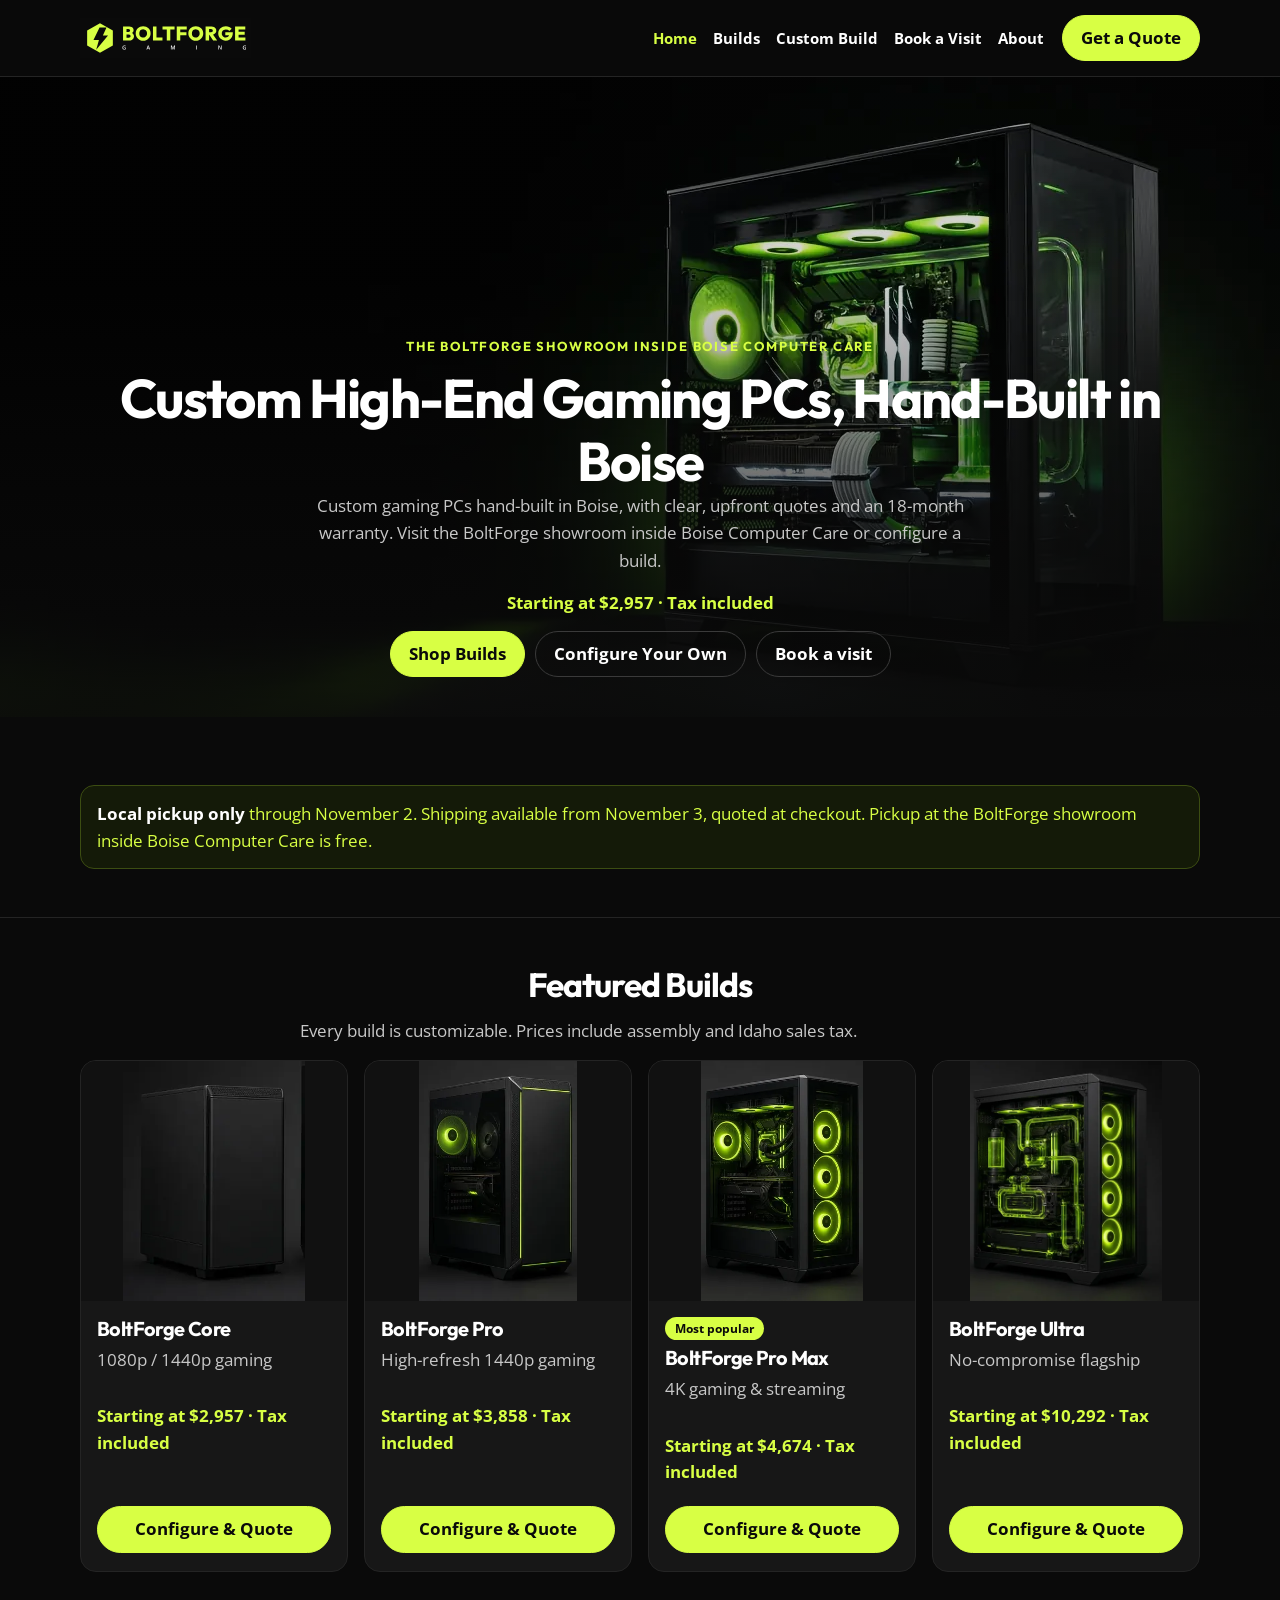
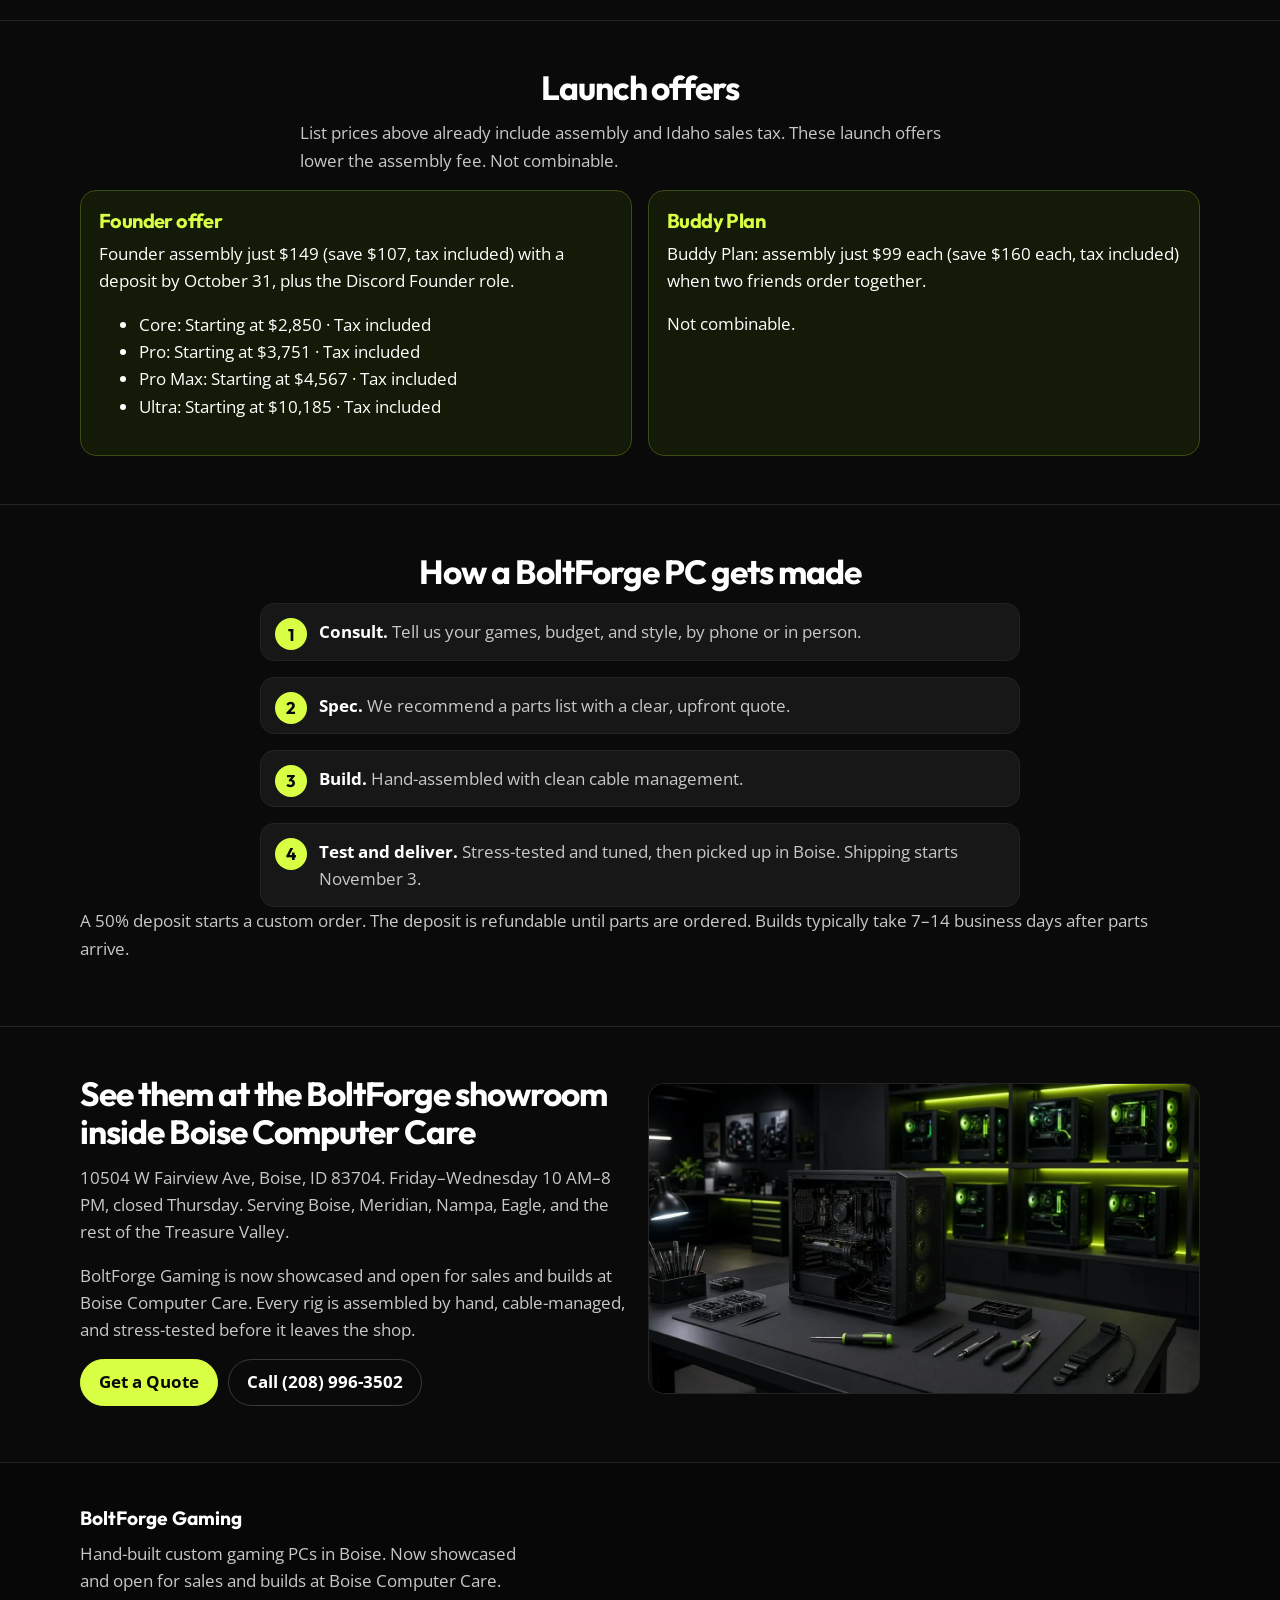
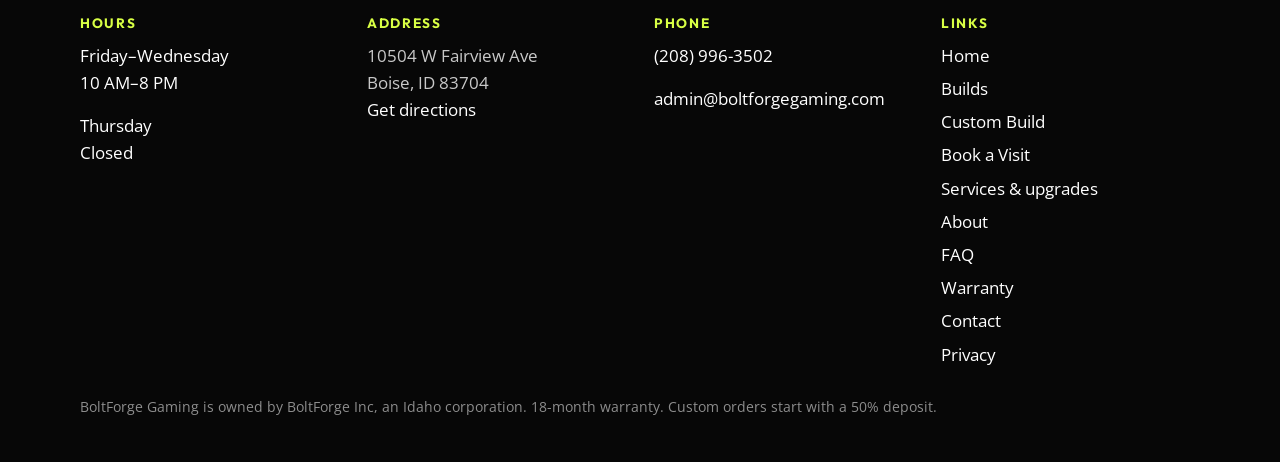
<file: docs/index.html>
<!DOCTYPE html>
<html lang="en">
<head>
<meta charset="utf-8">
<meta name="viewport" content="width=device-width, initial-scale=1">
<meta name="robots" content="noindex">
<title>Custom Gaming PC Boise | BoltForge Gaming</title>
<meta name="description" content="Custom gaming PCs hand-built in Boise starting at $2,957, tax included, with clear, upfront quotes and an 18-month warranty. Visit the BoltForge showroom inside Boise Computer Care or get a quote.">
<link rel="canonical" href="https://www.boltforgegaming.com/">
<meta property="og:title" content="BoltForge Gaming: Custom Gaming PCs Built in Boise">
<meta property="og:description" content="Custom gaming PCs hand-built in Boise starting at $2,957, tax included, with clear, upfront quotes and an 18-month warranty. Visit the BoltForge showroom inside Boise Computer Care or get a quote.">
<meta property="og:url" content="https://www.boltforgegaming.com/">
<meta property="og:type" content="website">
<meta property="og:image" content="https://boltforgegaming.github.io/boltforge-media/img/hero.webp">
<meta name="theme-color" content="#0A0A0A">
<link rel="icon" href="img/favicon.svg" type="image/svg+xml">
<link rel="icon" href="img/favicon-32.png" type="image/png" sizes="32x32">
<link rel="icon" href="img/favicon-16.png" type="image/png" sizes="16x16">
<link rel="apple-touch-icon" href="img/favicon-180.png">
<link rel="preconnect" href="https://fonts.googleapis.com">
<link rel="preconnect" href="https://fonts.gstatic.com" crossorigin>
<link href="https://fonts.googleapis.com/css2?family=Open+Sans:wght@400;600;700&amp;family=Outfit:wght@600;700&amp;display=swap" rel="stylesheet">
<link rel="stylesheet" href="css/site.css">
<script type="application/ld+json">
{
  "@context": "https://schema.org",
  "@type": [
    "ComputerStore",
    "LocalBusiness"
  ],
  "@id": "https://www.boltforgegaming.com/#store",
  "name": "BoltForge Gaming",
  "description": "BoltForge Gaming designs and hand-builds custom high-end gaming PCs in Boise, Idaho, starting at $2,957, tax included, with clear, upfront quotes and an 18-month warranty. Shop online or visit the BoltForge showroom inside Boise Computer Care.",
  "url": "https://www.boltforgegaming.com/",
  "logo": "https://boltforgegaming.github.io/boltforge-media/img/icon-lime-on-dark.png",
  "image": [
    "https://boltforgegaming.github.io/boltforge-media/img/showroom.webp",
    "https://boltforgegaming.github.io/boltforge-media/img/hero.webp",
    "https://boltforgegaming.github.io/boltforge-media/img/lineup.webp"
  ],
  "telephone": "+1-208-996-3502",
  "email": "admin@boltforgegaming.com",
  "address": {
    "@type": "PostalAddress",
    "streetAddress": "10504 W Fairview Ave",
    "addressLocality": "Boise",
    "addressRegion": "ID",
    "postalCode": "83704",
    "addressCountry": "US"
  },
  "geo": {
    "@type": "GeoCoordinates",
    "latitude": 43.6201264,
    "longitude": -116.3130941
  },
  "hasMap": "https://www.google.com/maps/search/?api=1&query=10504+W+Fairview+Ave+Boise+ID+83704",
  "openingHoursSpecification": [
    {
      "@type": "OpeningHoursSpecification",
      "dayOfWeek": [
        "Friday",
        "Saturday",
        "Sunday",
        "Monday",
        "Tuesday",
        "Wednesday"
      ],
      "opens": "10:00",
      "closes": "20:00"
    }
  ],
  "priceRange": "$$$",
  "areaServed": [
    {
      "@type": "City",
      "name": "Boise",
      "containedInPlace": {
        "@type": "State",
        "name": "Idaho"
      }
    },
    {
      "@type": "City",
      "name": "Meridian",
      "containedInPlace": {
        "@type": "State",
        "name": "Idaho"
      }
    },
    {
      "@type": "City",
      "name": "Nampa",
      "containedInPlace": {
        "@type": "State",
        "name": "Idaho"
      }
    },
    {
      "@type": "City",
      "name": "Eagle",
      "containedInPlace": {
        "@type": "State",
        "name": "Idaho"
      }
    },
    {
      "@type": "City",
      "name": "Caldwell",
      "containedInPlace": {
        "@type": "State",
        "name": "Idaho"
      }
    },
    {
      "@type": "City",
      "name": "Kuna",
      "containedInPlace": {
        "@type": "State",
        "name": "Idaho"
      }
    },
    {
      "@type": "City",
      "name": "Star",
      "containedInPlace": {
        "@type": "State",
        "name": "Idaho"
      }
    },
    {
      "@type": "City",
      "name": "Garden City",
      "containedInPlace": {
        "@type": "State",
        "name": "Idaho"
      }
    },
    {
      "@type": "Place",
      "name": "Treasure Valley, Idaho"
    },
    {
      "@type": "State",
      "name": "Idaho"
    }
  ],
  "hasOfferCatalog": {
    "@type": "OfferCatalog",
    "name": "Custom Gaming PCs & Services",
    "itemListElement": [
      {
        "@type": "OfferCatalog",
        "name": "Featured Builds",
        "itemListElement": [
          {
            "@type": "Offer",
            "priceSpecification": {
              "@type": "PriceSpecification",
              "minPrice": 2957,
              "priceCurrency": "USD",
              "valueAddedTaxIncluded": true
            },
            "itemOffered": {
              "@type": "Product",
              "name": "BoltForge Core",
              "description": "Entry 1080p / 1440p gaming PC. Customizable."
            }
          },
          {
            "@type": "Offer",
            "priceSpecification": {
              "@type": "PriceSpecification",
              "minPrice": 3858,
              "priceCurrency": "USD",
              "valueAddedTaxIncluded": true
            },
            "itemOffered": {
              "@type": "Product",
              "name": "BoltForge Pro",
              "description": "High-refresh 1440p gaming PC. Customizable."
            }
          },
          {
            "@type": "Offer",
            "priceSpecification": {
              "@type": "PriceSpecification",
              "minPrice": 4674,
              "priceCurrency": "USD",
              "valueAddedTaxIncluded": true
            },
            "itemOffered": {
              "@type": "Product",
              "name": "BoltForge Pro Max",
              "description": "4K gaming & streaming PC. Customizable."
            }
          },
          {
            "@type": "Offer",
            "priceSpecification": {
              "@type": "PriceSpecification",
              "minPrice": 10292,
              "priceCurrency": "USD",
              "valueAddedTaxIncluded": true
            },
            "itemOffered": {
              "@type": "Product",
              "name": "BoltForge Ultra",
              "description": "No-compromise flagship gaming PC. Customizable."
            }
          }
        ]
      },
      {
        "@type": "Offer",
        "itemOffered": {
          "@type": "Service",
          "name": "Custom Gaming PC Build",
          "description": "Consult, spec, hand-build and stress-test a custom gaming PC. Starting at $2,957, tax included, with clear, upfront quotes and an 18-month warranty."
        }
      },
      {
        "@type": "Offer",
        "itemOffered": {
          "@type": "Service",
          "name": "Gaming Tower Builds"
        }
      },
      {
        "@type": "Offer",
        "itemOffered": {
          "@type": "Service",
          "name": "Small Form Factor PC Builds"
        }
      },
      {
        "@type": "Offer",
        "itemOffered": {
          "@type": "Service",
          "name": "Streaming & Creator PC Builds"
        }
      },
      {
        "@type": "Offer",
        "itemOffered": {
          "@type": "Service",
          "name": "PC Upgrades & Service"
        }
      },
      {
        "@type": "Offer",
        "itemOffered": {
          "@type": "Service",
          "name": "In-Store Build Consultation",
          "description": "Talk through games, budget and style with a builder at the BoltForge showroom inside Boise Computer Care."
        }
      }
    ]
  },
  "sameAs": []
}
</script>
<script type="application/ld+json">
{
  "@context": "https://schema.org",
  "@type": "WebSite",
  "@id": "https://www.boltforgegaming.com/#website",
  "name": "BoltForge Gaming",
  "url": "https://www.boltforgegaming.com/",
  "publisher": {
    "@id": "https://www.boltforgegaming.com/#store"
  },
  "inLanguage": "en-US"
}
</script>
</head>
<body>
<header class="site-header">
  <div class="wrap nav">
    <a class="logo" href="index.html"><img src="img/logo.svg" alt="BoltForge Gaming" width="171" height="40"></a>
    <button class="nav-toggle" type="button" aria-expanded="false" aria-controls="site-nav" aria-label="Open menu"><span class="nav-toggle-bars" aria-hidden="true"></span></button>
    <nav class="nav-links" id="site-nav" aria-label="Primary">
      <a href="index.html" aria-current="page">Home</a><a href="builds.html">Builds</a><a href="custom-build.html">Custom Build</a><a href="book.html">Book a Visit</a><a href="about.html">About</a>
    </nav>
    <a class="btn nav-cta" href="about.html">Get a Quote</a>
  </div>
</header>
<main id="content">
<section class="hero">
  <img src="img/hero.webp" alt="White gaming PC with lime accents on a desk in the BoltForge showroom inside Boise Computer Care" width="1280" height="720" fetchpriority="high">
  <div class="scrim"></div>
  <div class="wrap">
    <p class="kicker">The BoltForge showroom inside Boise Computer Care</p>
    <h1>Custom High-End Gaming PCs, Hand-Built in Boise</h1>
    <p class="lede">Custom gaming PCs hand-built in Boise, with clear, upfront quotes and an 18-month warranty. Visit the BoltForge showroom inside Boise Computer Care or configure a build.</p>
    <p class="price center">Starting at $2,957 · Tax included</p>
    <div class="actions">
      <a class="btn" href="builds.html">Shop Builds</a>
      <a class="btn ghost" href="custom-build.html">Configure Your Own</a>
      <a class="btn ghost" href="book.html">Book a visit</a>
    </div>
  </div>
</section>
<section class="band">
  <div class="wrap">
    <p class="notice"><strong>Local pickup only</strong> through November 2. Shipping available from November 3, quoted at checkout. Pickup at the BoltForge showroom inside Boise Computer Care is free.</p>
  </div>
</section>
<section class="band" id="builds">
  <div class="wrap">
    <h2 class="center">Featured Builds</h2>
    <p class="lede">Every build is customizable. Prices include assembly and Idaho sales tax.</p>
    <div class="grid-4">
      <article class="card">
  <img class="tier-photo" src="img/tier-core.webp" alt="White BoltForge Core gaming PC with lime accents" width="272" height="360" loading="lazy">
  <div class="body">
    
    <h3>BoltForge Core</h3>
    <p class="muted">1080p / 1440p gaming</p>
    <p class="price">Starting at $2,957 · Tax included</p>
    <a class="btn" href="custom-build.html">Configure &amp; Quote</a>
  </div>
</article>
<article class="card">
  <img class="tier-photo" src="img/tier-pro.webp" alt="Black BoltForge Pro gaming PC" width="278" height="420" loading="lazy">
  <div class="body">
    
    <h3>BoltForge Pro</h3>
    <p class="muted">High-refresh 1440p gaming</p>
    <p class="price">Starting at $3,858 · Tax included</p>
    <a class="btn" href="custom-build.html">Configure &amp; Quote</a>
  </div>
</article>
<article class="card">
  <img class="tier-photo" src="img/tier-pro-max.webp" alt="BoltForge Pro Max gaming PC with a glass side panel" width="302" height="450" loading="lazy">
  <div class="body">
    <span class="tag">Most popular</span>
    <h3>BoltForge Pro Max</h3>
    <p class="muted">4K gaming &amp; streaming</p>
    <p class="price">Starting at $4,674 · Tax included</p>
    <a class="btn" href="custom-build.html">Configure &amp; Quote</a>
  </div>
</article>
<article class="card">
  <img class="tier-photo" src="img/tier-ultra.webp" alt="BoltForge Ultra gaming PC in a curved glass case" width="422" height="530" loading="lazy">
  <div class="body">
    
    <h3>BoltForge Ultra</h3>
    <p class="muted">No-compromise flagship</p>
    <p class="price">Starting at $10,292 · Tax included</p>
    <a class="btn" href="custom-build.html">Configure &amp; Quote</a>
  </div>
</article>
    </div>
  </div>
</section>
<section class="band">
  <div class="wrap">
    <h2 class="center">Launch offers</h2>
    <p class="lede">List prices above already include assembly and Idaho sales tax. These launch offers lower the assembly fee. Not combinable.</p>
    <div class="offer-grid">
  <article class="offer">
    <h3>Founder offer</h3>
    <p>Founder assembly just $149 (save $107, tax included) with a deposit by October 31, plus the Discord Founder role.</p>
    <ul>
      <li>Core: Starting at $2,850 · Tax included</li>
<li>Pro: Starting at $3,751 · Tax included</li>
<li>Pro Max: Starting at $4,567 · Tax included</li>
<li>Ultra: Starting at $10,185 · Tax included</li>
    </ul>
  </article>
  <article class="offer">
    <h3>Buddy Plan</h3>
    <p>Buddy Plan: assembly just $99 each (save $160 each, tax included) when two friends order together.</p>
    <p>Not combinable.</p>
  </article>
</div>
  </div>
</section>
<section class="band">
  <div class="wrap">
    <h2 class="center">How a BoltForge PC gets made</h2>
    <ol class="steps">
      <li><strong>Consult.</strong> Tell us your games, budget, and style, by phone or in person.</li>
      <li><strong>Spec.</strong> We recommend a parts list with a clear, upfront quote.</li>
      <li><strong>Build.</strong> Hand-assembled with clean cable management.</li>
      <li><strong>Test and deliver.</strong> Stress-tested and tuned, then picked up in Boise. Shipping starts November 3.</li>
    </ol>
    <p class="muted">A 50% deposit starts a custom order. The deposit is refundable until parts are ordered. Builds typically take 7–14 business days after parts arrive.</p>
  </div>
</section>
<section class="band">
  <div class="wrap grid-2">
    <div>
      <h2>See them at the BoltForge showroom inside Boise Computer Care</h2>
      <p class="muted">10504 W Fairview Ave, Boise, ID 83704. Friday–Wednesday 10 AM–8 PM, closed Thursday. Serving Boise, Meridian, Nampa, Eagle, and the rest of the Treasure Valley.</p>
      <p class="muted">BoltForge Gaming is now showcased and open for sales and builds at Boise Computer Care. Every rig is assembled by hand, cable-managed, and stress-tested before it leaves the shop.</p>
      <div class="actions left">
        <a class="btn" href="about.html">Get a Quote</a>
        <a class="btn ghost" href="tel:+12089963502">Call (208) 996-3502</a>
      </div>
    </div>
    <img class="wide-photo" src="img/showroom.webp" alt="The BoltForge showroom inside Boise Computer Care with gaming PCs on a long display counter" width="1280" height="720" loading="lazy">
  </div>
</section>
</main>
<footer class="site-footer">
  <div class="wrap">
    <p class="footer-brand"><strong>BoltForge Gaming</strong> Hand-built custom gaming PCs in Boise. Now showcased and open for sales and builds at Boise Computer Care.</p>
    <div class="footer-grid">
      <div>
        <h2>Hours</h2>
        <p>Friday–Wednesday<br>10 AM–8 PM</p>
        <p>Thursday<br>Closed</p>
      </div>
      <div>
        <h2>Address</h2>
        <address>10504 W Fairview Ave<br>Boise, ID 83704</address>
        <p><a href="https://www.google.com/maps/search/?api=1&amp;query=10504+W+Fairview+Ave+Boise+ID+83704">Get directions</a></p>
      </div>
      <div>
        <h2>Phone</h2>
        <p><a href="tel:+12089963502">(208) 996-3502</a></p>
        <p><a href="mailto:admin@boltforgegaming.com">admin@boltforgegaming.com</a></p>
      </div>
      <div>
        <h2>Links</h2>
        <ul>
          <li><a href="index.html">Home</a></li>
          <li><a href="builds.html">Builds</a></li>
          <li><a href="custom-build.html">Custom Build</a></li>
          <li><a href="book.html">Book a Visit</a></li>
          <li><a href="book.html">Services &amp; upgrades</a></li>
          <li><a href="about.html">About</a></li>
          <li><a href="about.html">FAQ</a></li>
          <li><a href="about.html">Warranty</a></li>
          <li><a href="about.html">Contact</a></li>
          <li><a href="about.html">Privacy</a></li>
        </ul>
      </div>
    </div>
    <p class="footer-fine">BoltForge Gaming is owned by BoltForge Inc, an Idaho corporation. 18-month warranty. Custom orders start with a 50% deposit.</p>
  </div>
</footer>
<script src="js/embeds.js" defer></script>
</body>
</html>
</file>
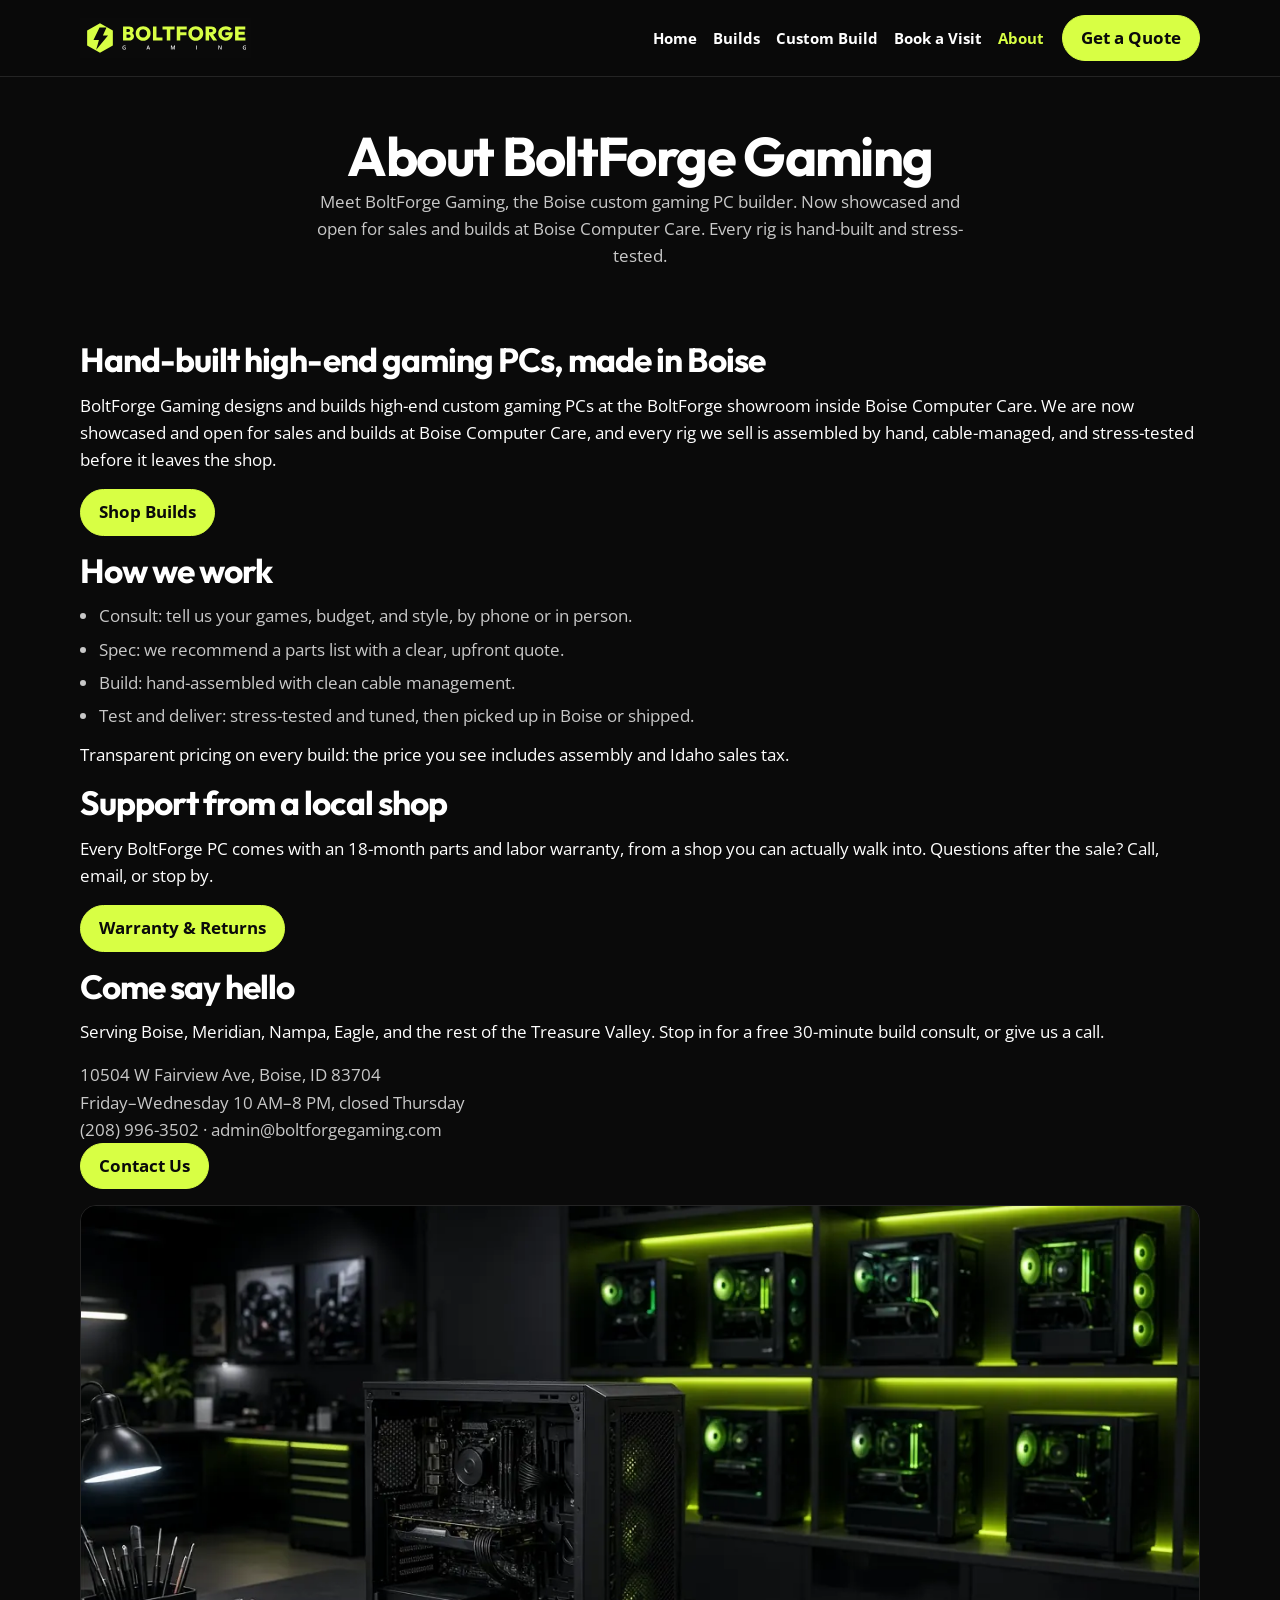
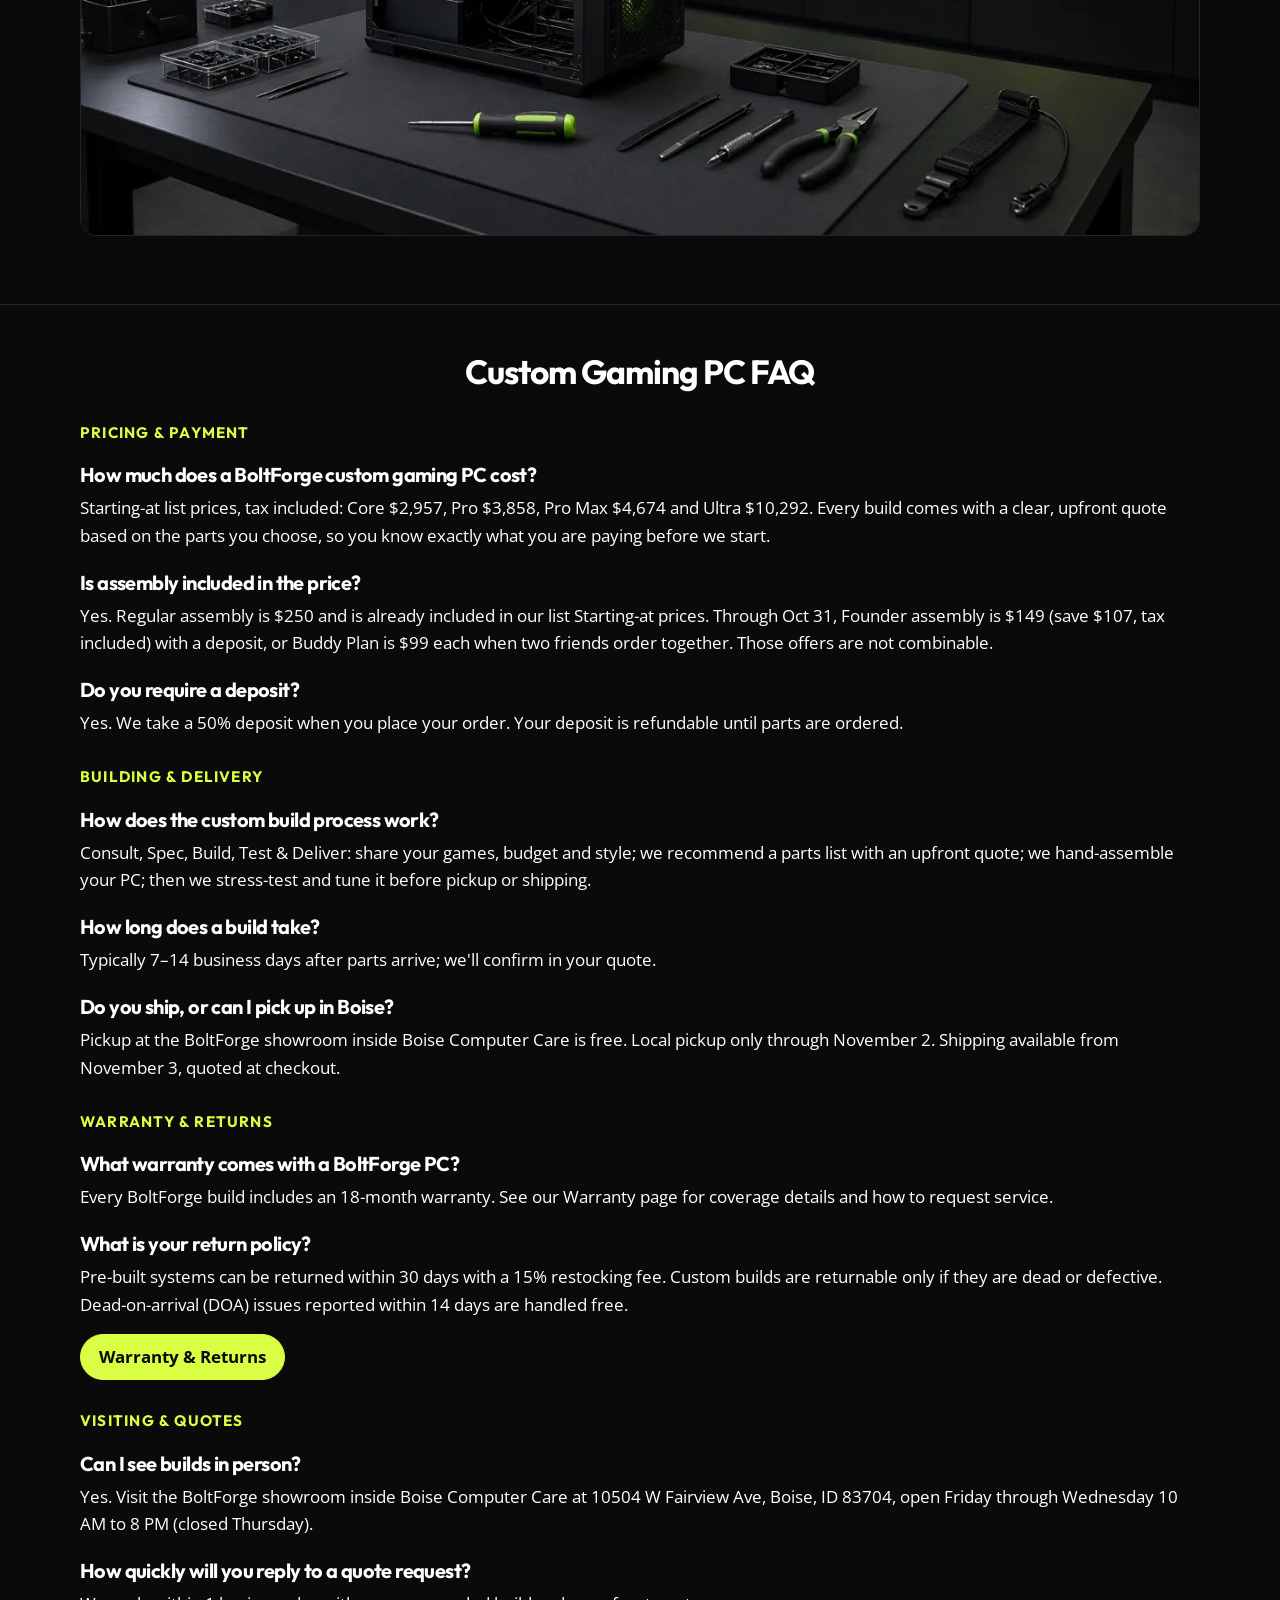
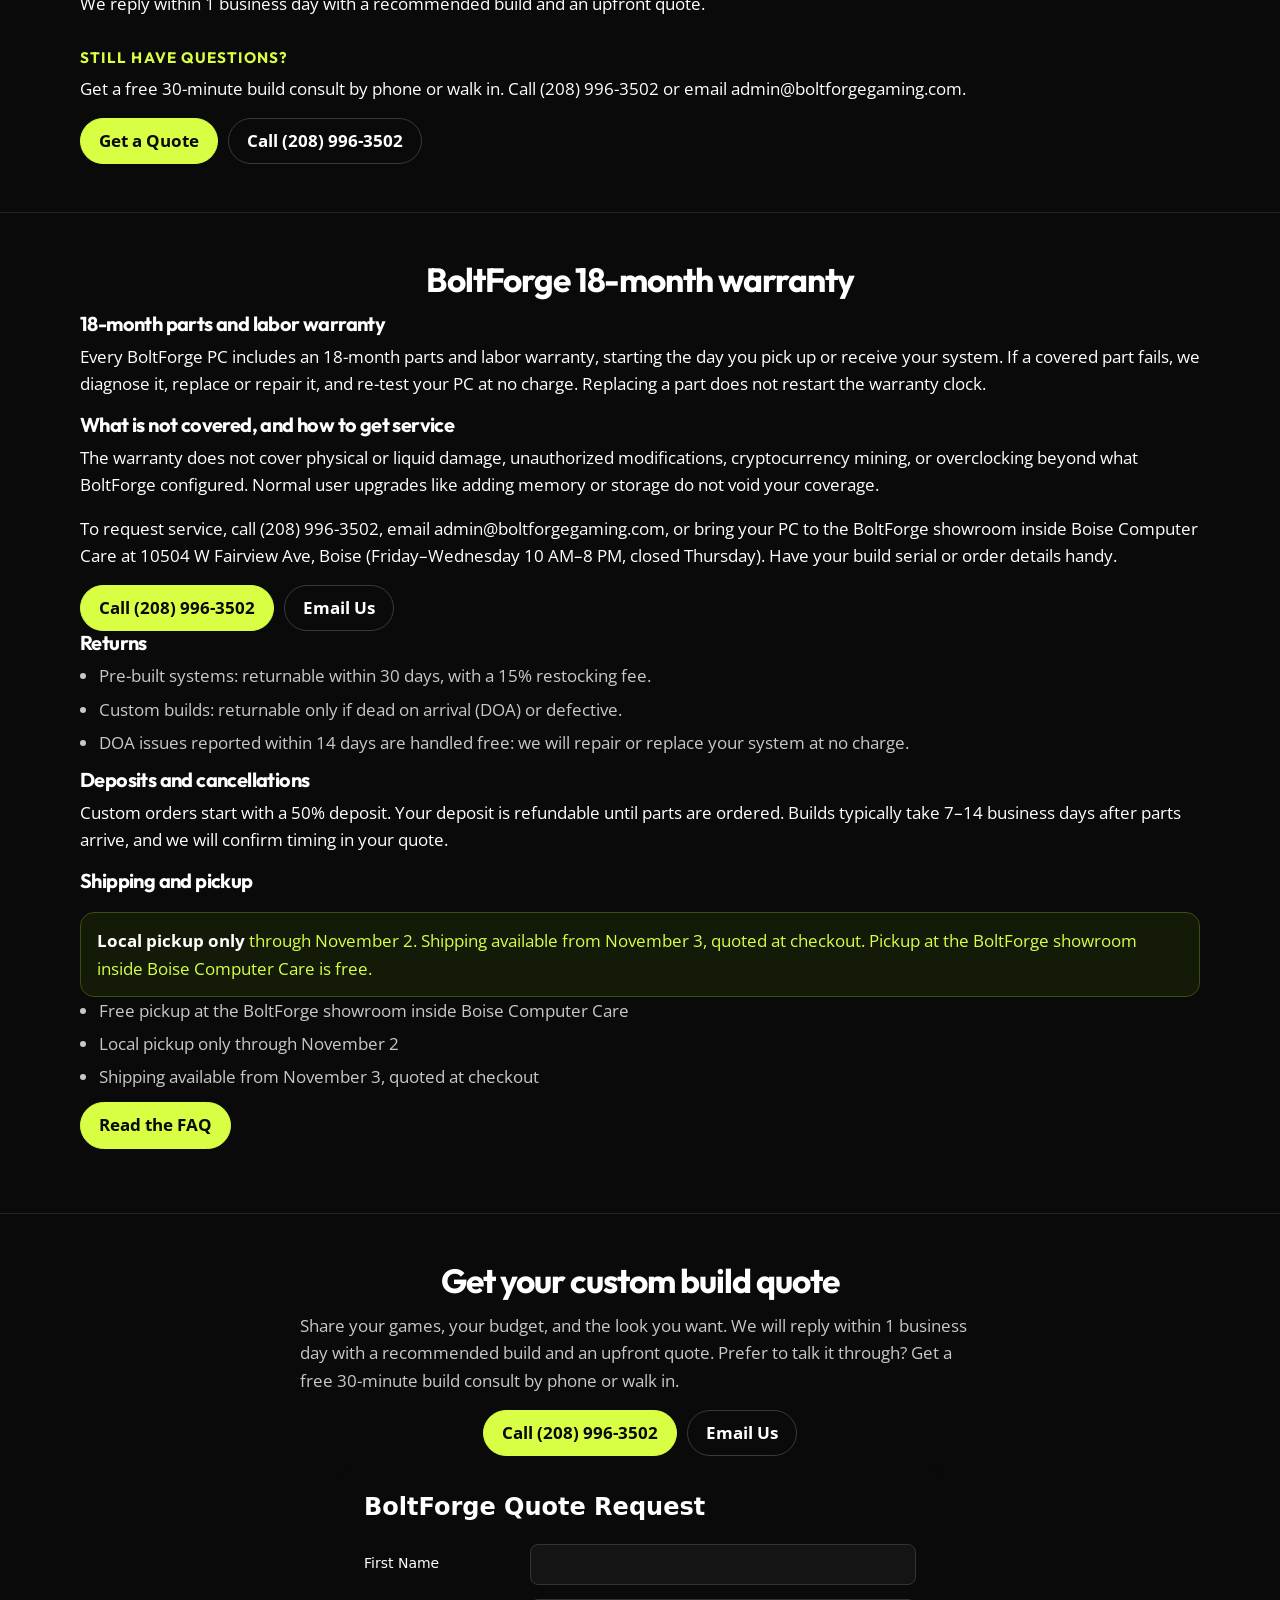
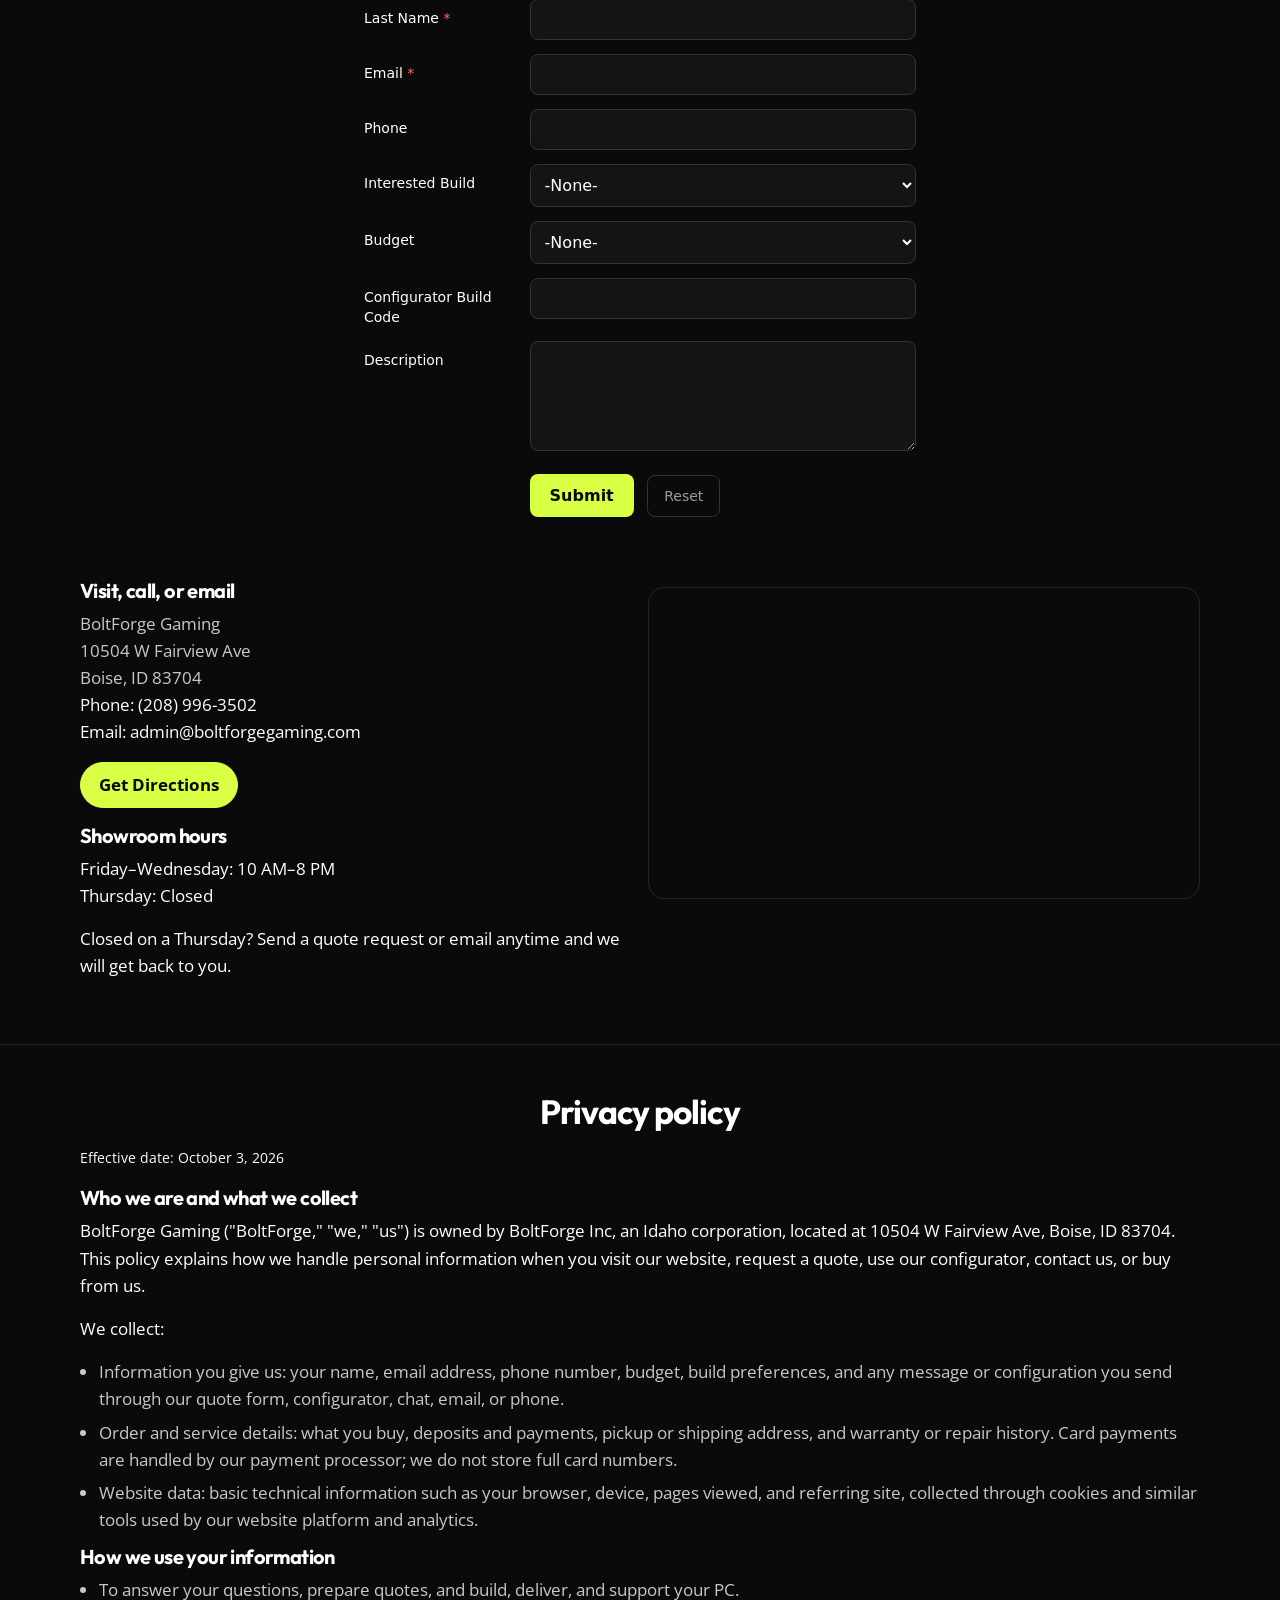
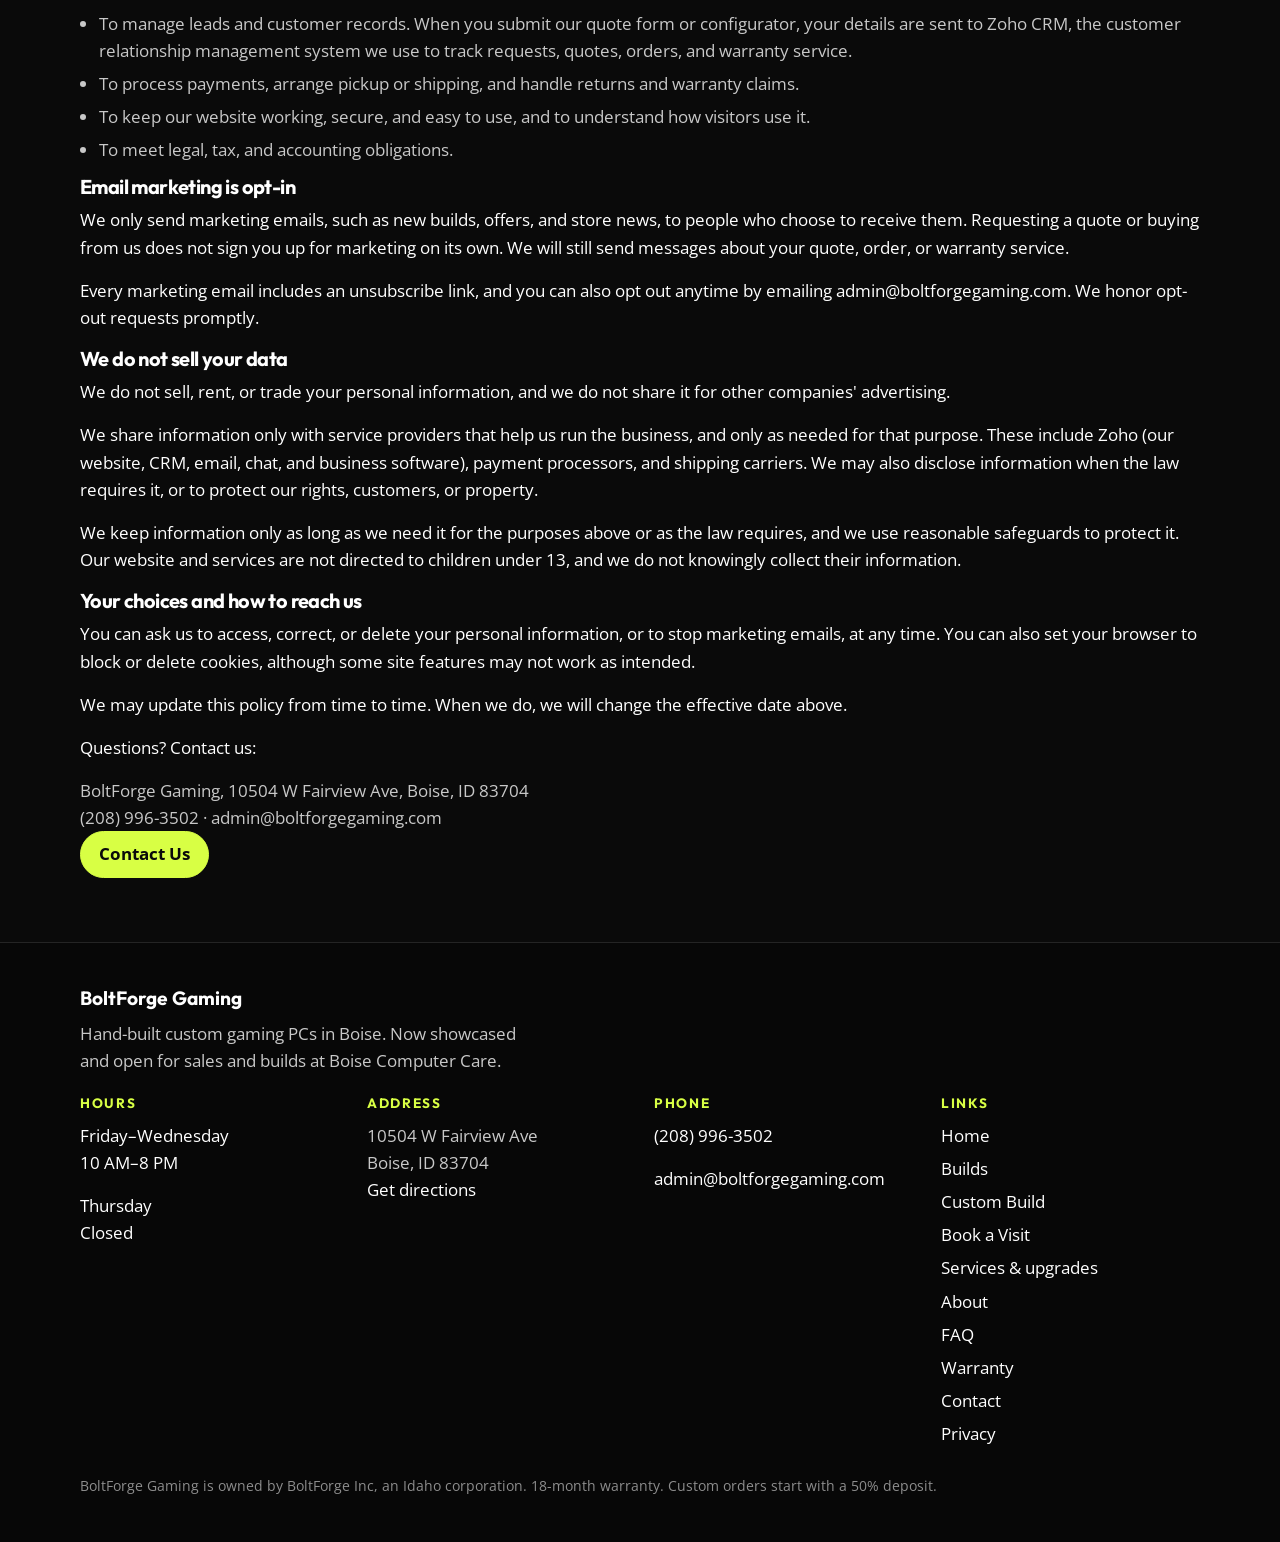
<file: docs/about.html>
<!DOCTYPE html>
<html lang="en">
<head>
<meta charset="utf-8">
<meta name="viewport" content="width=device-width, initial-scale=1">
<meta name="robots" content="noindex">
<title>About BoltForge Gaming | Boise Custom Gaming PC Builder</title>
<meta name="description" content="Meet BoltForge Gaming, the Boise custom gaming PC builder. Now showcased and open for sales and builds at Boise Computer Care. Every rig is hand-built and stress-tested. Say hello.">
<link rel="canonical" href="https://www.boltforgegaming.com/about">
<meta property="og:title" content="About BoltForge Gaming">
<meta property="og:description" content="Meet BoltForge Gaming, the Boise custom gaming PC builder. Now showcased and open for sales and builds at Boise Computer Care. Every rig is hand-built and stress-tested. Say hello.">
<meta property="og:url" content="https://www.boltforgegaming.com/about">
<meta property="og:type" content="website">
<meta property="og:image" content="https://boltforgegaming.github.io/boltforge-media/img/hero.webp">
<meta name="theme-color" content="#0A0A0A">
<link rel="icon" href="img/favicon.svg" type="image/svg+xml">
<link rel="icon" href="img/favicon-32.png" type="image/png" sizes="32x32">
<link rel="icon" href="img/favicon-16.png" type="image/png" sizes="16x16">
<link rel="apple-touch-icon" href="img/favicon-180.png">
<link rel="preconnect" href="https://fonts.googleapis.com">
<link rel="preconnect" href="https://fonts.gstatic.com" crossorigin>
<link href="https://fonts.googleapis.com/css2?family=Open+Sans:wght@400;600;700&amp;family=Outfit:wght@600;700&amp;display=swap" rel="stylesheet">
<link rel="stylesheet" href="css/site.css">
<script type="application/ld+json">
{
  "@context": "https://schema.org",
  "@type": [
    "ComputerStore",
    "LocalBusiness"
  ],
  "@id": "https://www.boltforgegaming.com/#store",
  "name": "BoltForge Gaming",
  "description": "BoltForge Gaming designs and hand-builds custom high-end gaming PCs in Boise, Idaho, starting at $2,957, tax included, with clear, upfront quotes and an 18-month warranty. Shop online or visit the BoltForge showroom inside Boise Computer Care.",
  "url": "https://www.boltforgegaming.com/",
  "logo": "https://boltforgegaming.github.io/boltforge-media/img/icon-lime-on-dark.png",
  "image": [
    "https://boltforgegaming.github.io/boltforge-media/img/showroom.webp",
    "https://boltforgegaming.github.io/boltforge-media/img/hero.webp",
    "https://boltforgegaming.github.io/boltforge-media/img/lineup.webp"
  ],
  "telephone": "+1-208-996-3502",
  "email": "admin@boltforgegaming.com",
  "address": {
    "@type": "PostalAddress",
    "streetAddress": "10504 W Fairview Ave",
    "addressLocality": "Boise",
    "addressRegion": "ID",
    "postalCode": "83704",
    "addressCountry": "US"
  },
  "geo": {
    "@type": "GeoCoordinates",
    "latitude": 43.6201264,
    "longitude": -116.3130941
  },
  "hasMap": "https://www.google.com/maps/search/?api=1&query=10504+W+Fairview+Ave+Boise+ID+83704",
  "openingHoursSpecification": [
    {
      "@type": "OpeningHoursSpecification",
      "dayOfWeek": [
        "Friday",
        "Saturday",
        "Sunday",
        "Monday",
        "Tuesday",
        "Wednesday"
      ],
      "opens": "10:00",
      "closes": "20:00"
    }
  ],
  "priceRange": "$$$",
  "areaServed": [
    {
      "@type": "City",
      "name": "Boise",
      "containedInPlace": {
        "@type": "State",
        "name": "Idaho"
      }
    },
    {
      "@type": "City",
      "name": "Meridian",
      "containedInPlace": {
        "@type": "State",
        "name": "Idaho"
      }
    },
    {
      "@type": "City",
      "name": "Nampa",
      "containedInPlace": {
        "@type": "State",
        "name": "Idaho"
      }
    },
    {
      "@type": "City",
      "name": "Eagle",
      "containedInPlace": {
        "@type": "State",
        "name": "Idaho"
      }
    },
    {
      "@type": "City",
      "name": "Caldwell",
      "containedInPlace": {
        "@type": "State",
        "name": "Idaho"
      }
    },
    {
      "@type": "City",
      "name": "Kuna",
      "containedInPlace": {
        "@type": "State",
        "name": "Idaho"
      }
    },
    {
      "@type": "City",
      "name": "Star",
      "containedInPlace": {
        "@type": "State",
        "name": "Idaho"
      }
    },
    {
      "@type": "City",
      "name": "Garden City",
      "containedInPlace": {
        "@type": "State",
        "name": "Idaho"
      }
    },
    {
      "@type": "Place",
      "name": "Treasure Valley, Idaho"
    },
    {
      "@type": "State",
      "name": "Idaho"
    }
  ],
  "hasOfferCatalog": {
    "@type": "OfferCatalog",
    "name": "Custom Gaming PCs & Services",
    "itemListElement": [
      {
        "@type": "OfferCatalog",
        "name": "Featured Builds",
        "itemListElement": [
          {
            "@type": "Offer",
            "priceSpecification": {
              "@type": "PriceSpecification",
              "minPrice": 2957,
              "priceCurrency": "USD",
              "valueAddedTaxIncluded": true
            },
            "itemOffered": {
              "@type": "Product",
              "name": "BoltForge Core",
              "description": "Entry 1080p / 1440p gaming PC. Customizable."
            }
          },
          {
            "@type": "Offer",
            "priceSpecification": {
              "@type": "PriceSpecification",
              "minPrice": 3858,
              "priceCurrency": "USD",
              "valueAddedTaxIncluded": true
            },
            "itemOffered": {
              "@type": "Product",
              "name": "BoltForge Pro",
              "description": "High-refresh 1440p gaming PC. Customizable."
            }
          },
          {
            "@type": "Offer",
            "priceSpecification": {
              "@type": "PriceSpecification",
              "minPrice": 4674,
              "priceCurrency": "USD",
              "valueAddedTaxIncluded": true
            },
            "itemOffered": {
              "@type": "Product",
              "name": "BoltForge Pro Max",
              "description": "4K gaming & streaming PC. Customizable."
            }
          },
          {
            "@type": "Offer",
            "priceSpecification": {
              "@type": "PriceSpecification",
              "minPrice": 10292,
              "priceCurrency": "USD",
              "valueAddedTaxIncluded": true
            },
            "itemOffered": {
              "@type": "Product",
              "name": "BoltForge Ultra",
              "description": "No-compromise flagship gaming PC. Customizable."
            }
          }
        ]
      },
      {
        "@type": "Offer",
        "itemOffered": {
          "@type": "Service",
          "name": "Custom Gaming PC Build",
          "description": "Consult, spec, hand-build and stress-test a custom gaming PC. Starting at $2,957, tax included, with clear, upfront quotes and an 18-month warranty."
        }
      },
      {
        "@type": "Offer",
        "itemOffered": {
          "@type": "Service",
          "name": "Gaming Tower Builds"
        }
      },
      {
        "@type": "Offer",
        "itemOffered": {
          "@type": "Service",
          "name": "Small Form Factor PC Builds"
        }
      },
      {
        "@type": "Offer",
        "itemOffered": {
          "@type": "Service",
          "name": "Streaming & Creator PC Builds"
        }
      },
      {
        "@type": "Offer",
        "itemOffered": {
          "@type": "Service",
          "name": "PC Upgrades & Service"
        }
      },
      {
        "@type": "Offer",
        "itemOffered": {
          "@type": "Service",
          "name": "In-Store Build Consultation",
          "description": "Talk through games, budget and style with a builder at the BoltForge showroom inside Boise Computer Care."
        }
      }
    ]
  },
  "sameAs": []
}
</script>
<script type="application/ld+json">
{
  "@context": "https://schema.org",
  "@type": "WebSite",
  "@id": "https://www.boltforgegaming.com/#website",
  "name": "BoltForge Gaming",
  "url": "https://www.boltforgegaming.com/",
  "publisher": {
    "@id": "https://www.boltforgegaming.com/#store"
  },
  "inLanguage": "en-US"
}
</script>
<script type="application/ld+json">
{
  "@context": "https://schema.org",
  "@type": "FAQPage",
  "@id": "https://www.boltforgegaming.com/faq#faq",
  "url": "https://www.boltforgegaming.com/faq",
  "mainEntity": [
    {
      "@type": "Question",
      "name": "How much does a BoltForge custom gaming PC cost?",
      "acceptedAnswer": {
        "@type": "Answer",
        "text": "Starting-at list prices, tax included: Core $2,957, Pro $3,858, Pro Max $4,674 and Ultra $10,292. Every build comes with a clear, upfront quote based on the parts you choose, so you know exactly what you are paying before we start."
      }
    },
    {
      "@type": "Question",
      "name": "Is assembly included in the price?",
      "acceptedAnswer": {
        "@type": "Answer",
        "text": "Yes. Regular assembly is $250 and is already included in our list Starting-at prices. Through Oct 31, Founder assembly is $149 (save $107, tax included) with a deposit, or Buddy Plan is $99 each when two friends order together. Those offers are not combinable."
      }
    },
    {
      "@type": "Question",
      "name": "Do you require a deposit?",
      "acceptedAnswer": {
        "@type": "Answer",
        "text": "Yes. We take a 50% deposit when you place your order. Your deposit is refundable until parts are ordered."
      }
    },
    {
      "@type": "Question",
      "name": "How long does a build take?",
      "acceptedAnswer": {
        "@type": "Answer",
        "text": "Typically 7–14 business days after parts arrive; we'll confirm in your quote."
      }
    },
    {
      "@type": "Question",
      "name": "Do you ship, or can I pick up in Boise?",
      "acceptedAnswer": {
        "@type": "Answer",
        "text": "Pickup at the BoltForge showroom inside Boise Computer Care is free. Local pickup only through November 2. Shipping available from November 3, quoted at checkout."
      }
    },
    {
      "@type": "Question",
      "name": "What is your return policy?",
      "acceptedAnswer": {
        "@type": "Answer",
        "text": "Pre-built systems can be returned within 30 days with a 15% restocking fee. Custom builds are returnable only if they are dead or defective. Dead-on-arrival (DOA) issues reported within 14 days are handled free."
      }
    },
    {
      "@type": "Question",
      "name": "What warranty comes with a BoltForge PC?",
      "acceptedAnswer": {
        "@type": "Answer",
        "text": "Every BoltForge build includes an 18-month warranty. See our Warranty page for coverage details and how to request service."
      }
    },
    {
      "@type": "Question",
      "name": "How does the custom build process work?",
      "acceptedAnswer": {
        "@type": "Answer",
        "text": "Consult, Spec, Build, Test & Deliver: share your games, budget and style; we recommend a parts list with an upfront quote; we hand-assemble your PC; then we stress-test and tune it before pickup or shipping."
      }
    },
    {
      "@type": "Question",
      "name": "Can I see builds in person?",
      "acceptedAnswer": {
        "@type": "Answer",
        "text": "Yes. Visit the BoltForge showroom inside Boise Computer Care at 10504 W Fairview Ave, Boise, ID 83704, open Friday through Wednesday 10 AM to 8 PM (closed Thursday)."
      }
    },
    {
      "@type": "Question",
      "name": "How quickly will you reply to a quote request?",
      "acceptedAnswer": {
        "@type": "Answer",
        "text": "We reply within 1 business day with a recommended build and an upfront quote."
      }
    }
  ]
}
</script>
</head>
<body>
<header class="site-header">
  <div class="wrap nav">
    <a class="logo" href="index.html"><img src="img/logo.svg" alt="BoltForge Gaming" width="171" height="40"></a>
    <button class="nav-toggle" type="button" aria-expanded="false" aria-controls="site-nav" aria-label="Open menu"><span class="nav-toggle-bars" aria-hidden="true"></span></button>
    <nav class="nav-links" id="site-nav" aria-label="Primary">
      <a href="index.html">Home</a><a href="builds.html">Builds</a><a href="custom-build.html">Custom Build</a><a href="book.html">Book a Visit</a><a href="about.html" aria-current="page">About</a>
    </nav>
    <a class="btn nav-cta" href="about.html">Get a Quote</a>
  </div>
</header>
<main id="content">
<section class="page-head">
  <div class="wrap">
    <h1>About BoltForge Gaming</h1>
    <p class="lede">Meet BoltForge Gaming, the Boise custom gaming PC builder. Now showcased and open for sales and builds at Boise Computer Care. Every rig is hand-built and stress-tested.</p>
  </div>
</section>
<section id="about" class="band">
  <div class="wrap prose">
    <h2>Hand-built high-end gaming PCs, made in Boise</h2>
    <p>BoltForge Gaming designs and builds high-end custom gaming PCs at the BoltForge showroom inside Boise Computer Care. We are now showcased and open for sales and builds at Boise Computer Care, and every rig we sell is assembled by hand, cable-managed, and stress-tested before it leaves the shop.</p>
    <p><a class="btn" href="builds.html">Shop Builds</a></p>
    <h2>How we work</h2>
    <ul>
      <li>Consult: tell us your games, budget, and style, by phone or in person.</li>
      <li>Spec: we recommend a parts list with a clear, upfront quote.</li>
      <li>Build: hand-assembled with clean cable management.</li>
      <li>Test and deliver: stress-tested and tuned, then picked up in Boise or shipped.</li>
    </ul>
    <p>Transparent pricing on every build: the price you see includes assembly and Idaho sales tax.</p>
    <h2>Support from a local shop</h2>
    <p>Every BoltForge PC comes with an 18-month parts and labor warranty, from a shop you can actually walk into. Questions after the sale? Call, email, or stop by.</p>
    <p><a class="btn" href="about.html">Warranty &amp; Returns</a></p>
    <h2>Come say hello</h2>
    <p>Serving Boise, Meridian, Nampa, Eagle, and the rest of the Treasure Valley. Stop in for a free 30-minute build consult, or give us a call.</p>
    <address>10504 W Fairview Ave, Boise, ID 83704<br>Friday–Wednesday 10 AM–8 PM, closed Thursday<br>(208) 996-3502 · admin@boltforgegaming.com</address>
    <p><a class="btn" href="about.html">Contact Us</a></p>
    <img class="wide-photo" src="img/showroom.webp" alt="The BoltForge showroom inside Boise Computer Care with gaming PCs on a long display counter" width="1280" height="720" loading="lazy">
  </div>
</section>
<section id="faq" class="band"><div class="wrap prose faq">
<h2 class="center">Custom Gaming PC FAQ</h2>
<h3 class="group">Pricing &amp; Payment</h3>
<h3>How much does a BoltForge custom gaming PC cost?</h3>
<p>Starting-at list prices, tax included: Core $2,957, Pro $3,858, Pro Max $4,674 and Ultra $10,292. Every build comes with a clear, upfront quote based on the parts you choose, so you know exactly what you are paying before we start.</p>
<h3>Is assembly included in the price?</h3>
<p>Yes. Regular assembly is $250 and is already included in our list Starting-at prices. Through Oct 31, Founder assembly is $149 (save $107, tax included) with a deposit, or Buddy Plan is $99 each when two friends order together. Those offers are not combinable.</p>
<h3>Do you require a deposit?</h3>
<p>Yes. We take a 50% deposit when you place your order. Your deposit is refundable until parts are ordered.</p>
<h3 class="group">Building &amp; Delivery</h3>
<h3>How does the custom build process work?</h3>
<p>Consult, Spec, Build, Test &amp; Deliver: share your games, budget and style; we recommend a parts list with an upfront quote; we hand-assemble your PC; then we stress-test and tune it before pickup or shipping.</p>
<h3>How long does a build take?</h3>
<p>Typically 7–14 business days after parts arrive; we'll confirm in your quote.</p>
<h3>Do you ship, or can I pick up in Boise?</h3>
<p>Pickup at the BoltForge showroom inside Boise Computer Care is free. Local pickup only through November 2. Shipping available from November 3, quoted at checkout.</p>
<h3 class="group">Warranty &amp; Returns</h3>
<h3>What warranty comes with a BoltForge PC?</h3>
<p>Every BoltForge build includes an 18-month warranty. See our Warranty page for coverage details and how to request service.</p>
<h3>What is your return policy?</h3>
<p>Pre-built systems can be returned within 30 days with a 15% restocking fee. Custom builds are returnable only if they are dead or defective. Dead-on-arrival (DOA) issues reported within 14 days are handled free.</p>
<p><a class="btn" href="about.html">Warranty &amp; Returns</a></p>
<h3 class="group">Visiting &amp; Quotes</h3>
<h3>Can I see builds in person?</h3>
<p>Yes. Visit the BoltForge showroom inside Boise Computer Care at 10504 W Fairview Ave, Boise, ID 83704, open Friday through Wednesday 10 AM to 8 PM (closed Thursday).</p>
<h3>How quickly will you reply to a quote request?</h3>
<p>We reply within 1 business day with a recommended build and an upfront quote.</p>
<h3 class="group">Still Have Questions?</h3>
<p>Get a free 30-minute build consult by phone or walk in. Call (208) 996-3502 or email admin@boltforgegaming.com.</p>
<div class="actions left">
  <a class="btn" href="about.html">Get a Quote</a>
  <a class="btn ghost" href="tel:+12089963502">Call (208) 996-3502</a>
</div>
</div></section><section id="warranty" class="band">
  <div class="wrap prose">
    <h2 class="center">BoltForge 18-month warranty</h2>
    <h3>18-month parts and labor warranty</h3>
    <p>Every BoltForge PC includes an 18-month parts and labor warranty, starting the day you pick up or receive your system. If a covered part fails, we diagnose it, replace or repair it, and re-test your PC at no charge. Replacing a part does not restart the warranty clock.</p>
    <h3>What is not covered, and how to get service</h3>
    <p>The warranty does not cover physical or liquid damage, unauthorized modifications, cryptocurrency mining, or overclocking beyond what BoltForge configured. Normal user upgrades like adding memory or storage do not void your coverage.</p>
    <p>To request service, call (208) 996-3502, email admin@boltforgegaming.com, or bring your PC to the BoltForge showroom inside Boise Computer Care at 10504 W Fairview Ave, Boise (Friday–Wednesday 10 AM–8 PM, closed Thursday). Have your build serial or order details handy.</p>
    <div class="actions left">
      <a class="btn" href="tel:+12089963502">Call (208) 996-3502</a>
      <a class="btn ghost" href="mailto:admin@boltforgegaming.com">Email Us</a>
    </div>
    <h3>Returns</h3>
    <ul>
      <li>Pre-built systems: returnable within 30 days, with a 15% restocking fee.</li>
      <li>Custom builds: returnable only if dead on arrival (DOA) or defective.</li>
      <li>DOA issues reported within 14 days are handled free: we will repair or replace your system at no charge.</li>
    </ul>
    <h3>Deposits and cancellations</h3>
    <p>Custom orders start with a 50% deposit. Your deposit is refundable until parts are ordered. Builds typically take 7–14 business days after parts arrive, and we will confirm timing in your quote.</p>
    <h3>Shipping and pickup</h3>
    <p class="notice"><strong>Local pickup only</strong> through November 2. Shipping available from November 3, quoted at checkout. Pickup at the BoltForge showroom inside Boise Computer Care is free.</p>
    <ul>
      <li>Free pickup at the BoltForge showroom inside Boise Computer Care</li>
      <li>Local pickup only through November 2</li>
      <li>Shipping available from November 3, quoted at checkout</li>
    </ul>
    <p><a class="btn" href="about.html">Read the FAQ</a></p>
  </div>
</section>
<section id="contact" class="band">
  <div class="wrap">
    <h2 class="center">Get your custom build quote</h2>
    <p class="lede">Share your games, your budget, and the look you want. We will reply within 1 business day with a recommended build and an upfront quote. Prefer to talk it through? Get a free 30-minute build consult by phone or walk in.</p>
    <div class="actions">
      <a class="btn" href="tel:+12089963502">Call (208) 996-3502</a>
      <a class="btn ghost" href="mailto:admin@boltforgegaming.com">Email Us</a>
    </div>
    <div class="form-slot">
<!-- Note :
   - You can modify the font style and form style to suit your website. 
   - Code lines with comments Do not remove this code are required for the form to work properly, make sure that you do not remove these lines of code. 
   - The Mandatory check script can modified as to suit your business needs. 
   - It is important that you test the modified form before going live.-->
<div id = 'crmWebToEntityForm' class = 'zcwf_lblLeft crmWebToEntityForm' style = 'max-width: 600px;'>
	
		
			<form id = 'webform7617033000000634315' action = 'https://crm.zoho.com/crm/WebToLeadForm' name = WebToLeads7617033000000634315 method = 'POST' onSubmit = 'javascript:document.charset="UTF-8"; return checkMandatory7617033000000634315()' accept-charset = 'UTF-8'>
				<input type = 'text' style = 'display:none;' name = 'xnQsjsdp' value = '02c8cb874b16909a2eaf3e6381781ec18ca76896739f6a46a11021aae1c24806'>
				
				<input type = 'hidden' name = 'zc_gad' id = 'zc_gad' value = ''>
				
				<input type = 'text' style = 'display:none;' name = 'xmIwtLD' value = 'd915922e9746ebc0eb4af2542803be12f084ade3803231df7a84908870a447972e0203723c60d829b7b74f2aadf83115'>
				
				<input type = 'text' style = 'display:none;' name = 'actionType' value = 'TGVhZHM='>
				
				<input type = 'text' style = 'display:none;' name = 'returnURL' value = 'null'>
				
				<!-- Do not remove this code. -->
				
				
				<div class = 'zcwf_title' style = 'max-width: 600px;font-family:Arial;'>BoltForge Quote Request</div>
				<div class = 'zcwf_row'>
					<div class = 'zcwf_col_lab' style = 'font-size:12px; font-family: Arial;'>
						<label for = 'First_Name'>First Name</label>
					</div>
					<div class = 'zcwf_col_fld'>
						<input type = 'text' id = 'First_Name' aria-required = 'false' aria-label = 'First Name' name = 'First Name' maxlength = '40'>
						
						<div class = 'zcwf_col_help'>
						</div>
					</div>
				</div>
				<div class = 'zcwf_row'>
					<div class = 'zcwf_col_lab' style = 'font-size:12px; font-family: Arial;'>
						<label for = 'Last_Name'>Last Name
							<span style = 'color:red;'>*</span>
						</label>
					</div>
					<div class = 'zcwf_col_fld'>
						<input type = 'text' id = 'Last_Name' aria-required = 'true' aria-label = 'Last Name' name = 'Last Name' maxlength = '80'>
						
						<div class = 'zcwf_col_help'>
						</div>
					</div>
				</div>
				<div class = 'zcwf_row'>
					<div class = 'zcwf_col_lab' style = 'font-size:12px; font-family: Arial;'>
						<label for = 'Email'>Email
							<span style = 'color:red;'>*</span>
						</label>
					</div>
					<div class = 'zcwf_col_fld'>
						<input type = 'text' autocomplete = 'email' id = 'Email' aria-required = 'true' aria-label = 'Email' name = 'Email' maxlength = '100'>
						
						<div class = 'zcwf_col_help'>
						</div>
					</div>
				</div>
				<div class = 'zcwf_row'>
					<div class = 'zcwf_col_lab' style = 'font-size:12px; font-family: Arial;'>
						<label for = 'Phone'>Phone</label>
					</div>
					<div class = 'zcwf_col_fld'>
						<input type = 'text' id = 'Phone' aria-required = 'false' aria-label = 'Phone' name = 'Phone' maxlength = '30'>
						
						<div class = 'zcwf_col_help'>
						</div>
					</div>
				</div>
				<div class = 'zcwf_row'>
					<div class = 'zcwf_col_lab' style = 'font-size:12px; font-family: Arial;'>
						<label for = 'LEADCF1'>Interested Build</label>
					</div>
					<div class = 'zcwf_col_fld'>
						<select class = 'zcwf_col_fld_slt' role = 'combobox' aria-expanded = 'false' aria-haspopup = 'listbox' id = 'LEADCF1' onChange = 'addAriaSelected7617033000000634315()' aria-required = 'false' aria-label = 'LEADCF1' name = 'LEADCF1'>
							<option value = '-None-'>-None-</option>
							<option value = 'BoltForge Core'>BoltForge Core</option>
							<option value = 'BoltForge Pro'>BoltForge Pro</option>
							<option value = 'BoltForge Pro Max'>BoltForge Pro Max</option>
							<option value = 'BoltForge Ultra'>BoltForge Ultra</option>
							<option value = 'Not sure'>Not sure</option>
						</select>
						<div class = 'zcwf_col_help'>
						</div>
					</div>
				</div>
				<div class = 'zcwf_row'>
					<div class = 'zcwf_col_lab' style = 'font-size:12px; font-family: Arial;'>
						<label for = 'LEADCF2'>Budget</label>
					</div>
					<div class = 'zcwf_col_fld'>
						<select class = 'zcwf_col_fld_slt' role = 'combobox' aria-expanded = 'false' aria-haspopup = 'listbox' id = 'LEADCF2' onChange = 'addAriaSelected7617033000000634315()' aria-required = 'false' aria-label = 'LEADCF2' name = 'LEADCF2'>
							<option value = '-None-'>-None-</option>
							<option value = 'Under $1,500'>Under $1,500</option>
							<option value = '$1,500 – $2,500'>$1,500 – $2,500</option>
							<option value = '$2,500 – $4,000'>$2,500 – $4,000</option>
							<option value = '$4,000+'>$4,000+</option>
							<option value = 'Not sure'>Not sure</option>
						</select>
						<div class = 'zcwf_col_help'>
						</div>
					</div>
				</div>
				<div class = 'zcwf_row'>
					<div class = 'zcwf_col_lab' style = 'font-size:12px; font-family: Arial;'>
						<label for = 'LEADCF3'>Configurator Build Code</label>
					</div>
					<div class = 'zcwf_col_fld'>
						<input type = 'text' id = 'LEADCF3' aria-required = 'false' aria-label = 'LEADCF3' name = 'LEADCF3' maxlength = '255'>
						
						<div class = 'zcwf_col_help'>
						</div>
					</div>
				</div>
				<div class = 'zcwf_row'>
					<div class = 'zcwf_col_lab' style = 'font-size:12px; font-family: Arial;'>
						<label for = 'Description'>Description</label>
					</div>
					<div class = 'zcwf_col_fld'>
						<textarea style = 'font-family: Arial, sans-serif;' aria-multiline = 'true' id = 'Description' aria-required = 'false' aria-label = 'Description' name = 'Description'></textarea>
						<div class = 'zcwf_col_help'>
						</div>
					</div>
				</div>
				<div class = 'zcwf_row wfrm_fld_dpNn'>
					<div class = 'zcwf_col_lab' style = 'font-size:12px; font-family: Arial;'>
						<label for = 'Lead_Source'>Lead Source</label>
					</div>
					<div class = 'zcwf_col_fld'>
						<select class = 'zcwf_col_fld_slt' role = 'combobox' aria-expanded = 'false' aria-haspopup = 'listbox' id = 'Lead_Source' onChange = 'addAriaSelected7617033000000634315()' aria-required = 'false' aria-label = 'Lead Source' name = 'Lead Source'>
							<option value = '-None-'>-None-</option>
							<option value = 'Advertisement'>Advertisement</option>
							<option value = 'Cold Call'>Cold Call</option>
							<option value = 'Employee Referral'>Employee Referral</option>
							<option value = 'External Referral'>External Referral</option>
							<option value = 'Online Store'>Online Store</option>
							<option value = 'X (Twitter)'>X (Twitter)</option>
							<option value = 'Facebook'>Facebook</option>
							<option value = 'Partner'>Partner</option>
							<option value = 'Public Relations'>Public Relations</option>
							<option value = 'Sales Email Alias'>Sales Email Alias</option>
							<option value = 'Seminar Partner'>Seminar Partner</option>
							<option value = 'Internal Seminar'>Internal Seminar</option>
							<option value = 'Trade Show'>Trade Show</option>
							<option value = 'Web Download'>Web Download</option>
							<option value = 'Web Research'>Web Research</option>
							<option value = 'Chat'>Chat</option>
							<option selected value = 'Website Quote Form'>Website Quote Form</option>
						</select>
						<div class = 'zcwf_col_help'>
						</div>
					</div>
				</div>
				<input type = 'hidden' style = 'display: none;' name = 'aG9uZXlwb3Q' value = ''/>
				<div class = 'zcwf_row'>
					<div class = 'zcwf_col_lab'>
					</div>
					<div class = 'zcwf_col_fld'>
						<input type = 'submit' id = 'formsubmit' role = 'button' class = 'formsubmit zcwf_button' value = 'Submit' aria-label = 'Submit' title = 'Submit'>
							<input type = 'reset' class = 'zcwf_button' role = 'button' name = 'reset' value = 'Reset' aria-label = 'Reset' title = 'Reset'>
							</div>
						</div>
						<script>
							function addAriaSelected7617033000000634315(){
								var optionElem = event.target;
								var previousSelectedOption = optionElem.querySelector('[aria-selected=true]');
								if (previousSelectedOption) {
									previousSelectedOption.removeAttribute('aria-selected');
								}
								optionElem.querySelectorAll('option') [optionElem.selectedIndex] .ariaSelected = 'true';
							}
							function validateEmail7617033000000634315(){
								var form = document.forms['WebToLeads7617033000000634315'];
								var emailFld = form.querySelectorAll('[name="Email"]');
								var i;
								for(i = 0; i < emailFld.length; i++ ) {
									var emailVal = emailFld[i].value;
									if ((emailVal.replace (/^\s+|\s+$/g,'') ) .length != 0) {
										var atpos = emailVal.indexOf('@');
										var dotpos = emailVal.lastIndexOf('.');
										if(atpos < 1 || dotpos < atpos + 2 || dotpos + 2 >= emailVal.length) {
											alert('Please enter a valid email address. ');
											emailFld[i].focus();
											return false;
										}
									}
								}
								return true;
							}
							function checkMandatory7617033000000634315(isAjax){
								var mndFileds = new Array('Last Name', 'Email');
								var fldLangVal = new Array('Last Name', 'Email');
								for (i = 0; i < mndFileds.length; i++ ) {
									var fieldObj = document.forms['WebToLeads7617033000000634315'] [mndFileds[i]];
									if (fieldObj) {
										if(((fieldObj.value) .replace (/^\s+|\s+$/g,'') ) .length == 0) {
											if (fieldObj.type == 'file') {
												alert('Please select a file to upload.');
												fieldObj.focus();
												return false;
											}
											alert(fldLangVal[i] + ' cannot be empty.');
											fieldObj.focus();
											return false;
										} else if (fieldObj.nodeName == 'SELECT') {
											if (fieldObj.options[fieldObj.selectedIndex].value == '-None-') {
												alert(fldLangVal[i] + ' cannot be none.');
												fieldObj.focus();
												return false;
											}
										} else if (fieldObj.type == 'checkbox') {
											if (fieldObj.checked == false) {
												alert('Please accept  ' + fldLangVal[i]);
												fieldObj.focus();
												return false;
											}
										}
										try{
											if (fieldObj.name == 'Last Name') {
												name = fieldObj.value;
											}
										} catch (e){}
									}
								}
								if ( !validateEmail7617033000000634315 () ) {
									return false;
								}
								var urlparams = new URLSearchParams(window.location.search);
								if (urlparams.has ('service') && (urlparams.get ('service') === 'smarturl') ) {
									var webform = document.getElementById('webform7617033000000634315');
									var service = urlparams.get('service');
									var smarturlfield = document.createElement('input');
									smarturlfield.setAttribute('type', 'hidden');
									smarturlfield.setAttribute('value', service);
									smarturlfield.setAttribute('name', 'service');
									webform.appendChild(smarturlfield);
								}
								document.querySelector('.crmWebToEntityForm .formsubmit').setAttribute('disabled', true);
							}
							_wFa_ajax_will_be_replaced = false;
							if (typeof _wfa_fstprtcken == 'undefined') {
								_wfa_fstprtcken = {};
							}
							_wfa_fstprtcken[7617033000000634315] = true;
							function tooltipShow7617033000000634315(el){
								var tooltip = el.nextElementSibling;
								var tooltipDisplay = tooltip.style.display;
								if (tooltipDisplay == 'none') {
									var allTooltip = document.getElementsByClassName('zcwf_tooltip_over');
									for (i = 0; i < allTooltip.length; i++ ) {
										allTooltip[i].style.display = 'none';
									}
									tooltip.style.display = 'block';
								} else {
									tooltip.style.display = 'none';
								}
							}
						</script>
						<!-- Do not remove this --- Analytics Tracking code starts -->
						<script id = 'wf_anal' src = 'https://crm.zohopublic.com/crm/WebFormAnalyticsServeServlet?rid=[base64]&tw=6b1fe922c1af0e5bbbf6d7a77d37d3334b4ebda46b387f0cf893f5c0ee946ef2&version=v2'>
					</script>
					<!-- Do not remove this --- Analytics Tracking code ends. -->
				</form>
			</div>
    </div>
    <div class="grid-2">
      <div>
        <h3>Visit, call, or email</h3>
        <address>BoltForge Gaming<br>10504 W Fairview Ave<br>Boise, ID 83704</address>
        <p>Phone: (208) 996-3502<br>Email: admin@boltforgegaming.com</p>
        <p><a class="btn" href="https://www.google.com/maps/search/?api=1&amp;query=10504+W+Fairview+Ave+Boise+ID+83704">Get Directions</a></p>
        <h3>Showroom hours</h3>
        <p>Friday–Wednesday: 10 AM–8 PM<br>Thursday: Closed</p>
        <p>Closed on a Thursday? Send a quote request or email anytime and we will get back to you.</p>
      </div>
      <div class="map">
        <iframe src="https://www.google.com/maps?q=10504+W+Fairview+Ave,+Boise,+ID+83704&amp;output=embed" title="Map: BoltForge Gaming, 10504 W Fairview Ave, Boise, ID 83704" loading="lazy" referrerpolicy="no-referrer-when-downgrade" allowfullscreen></iframe>
      </div>
    </div>
  </div>
</section>
<section id="privacy" class="band">
  <div class="wrap prose">
    <h2 class="center">Privacy policy</h2>
    <p><small>Effective date: October 3, 2026</small></p>
    <h3>Who we are and what we collect</h3>
    <p>BoltForge Gaming ("BoltForge," "we," "us") is owned by BoltForge Inc, an Idaho corporation, located at 10504 W Fairview Ave, Boise, ID 83704. This policy explains how we handle personal information when you visit our website, request a quote, use our configurator, contact us, or buy from us.</p>
    <p>We collect:</p>
    <ul>
      <li>Information you give us: your name, email address, phone number, budget, build preferences, and any message or configuration you send through our quote form, configurator, chat, email, or phone.</li>
      <li>Order and service details: what you buy, deposits and payments, pickup or shipping address, and warranty or repair history. Card payments are handled by our payment processor; we do not store full card numbers.</li>
      <li>Website data: basic technical information such as your browser, device, pages viewed, and referring site, collected through cookies and similar tools used by our website platform and analytics.</li>
    </ul>
    <h3>How we use your information</h3>
    <ul>
      <li>To answer your questions, prepare quotes, and build, deliver, and support your PC.</li>
      <li>To manage leads and customer records. When you submit our quote form or configurator, your details are sent to Zoho CRM, the customer relationship management system we use to track requests, quotes, orders, and warranty service.</li>
      <li>To process payments, arrange pickup or shipping, and handle returns and warranty claims.</li>
      <li>To keep our website working, secure, and easy to use, and to understand how visitors use it.</li>
      <li>To meet legal, tax, and accounting obligations.</li>
    </ul>
    <h3>Email marketing is opt-in</h3>
    <p>We only send marketing emails, such as new builds, offers, and store news, to people who choose to receive them. Requesting a quote or buying from us does not sign you up for marketing on its own. We will still send messages about your quote, order, or warranty service.</p>
    <p>Every marketing email includes an unsubscribe link, and you can also opt out anytime by emailing admin@boltforgegaming.com. We honor opt-out requests promptly.</p>
    <h3>We do not sell your data</h3>
    <p>We do not sell, rent, or trade your personal information, and we do not share it for other companies' advertising.</p>
    <p>We share information only with service providers that help us run the business, and only as needed for that purpose. These include Zoho (our website, CRM, email, chat, and business software), payment processors, and shipping carriers. We may also disclose information when the law requires it, or to protect our rights, customers, or property.</p>
    <p>We keep information only as long as we need it for the purposes above or as the law requires, and we use reasonable safeguards to protect it. Our website and services are not directed to children under 13, and we do not knowingly collect their information.</p>
    <h3>Your choices and how to reach us</h3>
    <p>You can ask us to access, correct, or delete your personal information, or to stop marketing emails, at any time. You can also set your browser to block or delete cookies, although some site features may not work as intended.</p>
    <p>We may update this policy from time to time. When we do, we will change the effective date above.</p>
    <p>Questions? Contact us:</p>
    <address>BoltForge Gaming, 10504 W Fairview Ave, Boise, ID 83704<br>(208) 996-3502 · admin@boltforgegaming.com</address>
    <p><a class="btn" href="about.html">Contact Us</a></p>
  </div>
</section>
<section id="walkin" class="band">
  <div class="wrap">
    <h2 class="center">Showroom walk-in</h2>
    <p class="lede">You are at the BoltForge showroom inside Boise Computer Care. Leave your name and the build you are interested in, and we will follow up from here.</p>
    <div class="form-slot">
<!-- Note :
   - You can modify the font style and form style to suit your website. 
   - Code lines with comments Do not remove this code are required for the form to work properly, make sure that you do not remove these lines of code. 
   - The Mandatory check script can modified as to suit your business needs. 
   - It is important that you test the modified form before going live.-->
<div id = 'wi-crmWebToEntityForm' class = 'zcwf_lblLeft crmWebToEntityForm' style = 'max-width: 600px;'>
	
		
			<form id = 'wi-webform7617033000000634788' action = 'https://crm.zoho.com/crm/WebToLeadForm' name = WebToLeads7617033000000634788 method = 'POST' onSubmit = 'javascript:document.charset="UTF-8"; return checkMandatory7617033000000634788()' accept-charset = 'UTF-8'>
				<input type = 'text' style = 'display:none;' name = 'xnQsjsdp' value = 'ce753cc8ef7168ef64ed69f05eaa106233db27b251ae95c3d94e50b1baa6a48f'>
				
				<input type = 'hidden' name = 'zc_gad' id = 'wi-zc_gad' value = ''>
				
				<input type = 'text' style = 'display:none;' name = 'xmIwtLD' value = 'cf2977f8ab662b7b2d6ed272ac0c7faeccca1ae5c78fd4118439b4fd2f65d06607726cf73dbbab1dcf5dbc12f118af27'>
				
				<input type = 'text' style = 'display:none;' name = 'actionType' value = 'TGVhZHM='>
				
				<input type = 'text' style = 'display:none;' name = 'returnURL' value = 'null'>
				
				<!-- Do not remove this code. -->
				
				
				<div class = 'zcwf_title' style = 'max-width: 600px;font-family:Arial;'>Welcome to BoltForge Gaming</div>
				<div class = 'zcwf_row'>
					<div class = 'zcwf_col_lab' style = 'font-size:12px; font-family: Arial;'>
						<label for = 'wi-First_Name'>First Name</label>
					</div>
					<div class = 'zcwf_col_fld'>
						<input type = 'text' id = 'wi-First_Name' aria-required = 'false' aria-label = 'First Name' name = 'First Name' maxlength = '40'>
						
						<div class = 'zcwf_col_help'>
						</div>
					</div>
				</div>
				<div class = 'zcwf_row'>
					<div class = 'zcwf_col_lab' style = 'font-size:12px; font-family: Arial;'>
						<label for = 'wi-Last_Name'>Last Name
							<span style = 'color:red;'>*</span>
						</label>
					</div>
					<div class = 'zcwf_col_fld'>
						<input type = 'text' id = 'wi-Last_Name' aria-required = 'true' aria-label = 'Last Name' name = 'Last Name' maxlength = '80'>
						
						<div class = 'zcwf_col_help'>
						</div>
					</div>
				</div>
				<div class = 'zcwf_row'>
					<div class = 'zcwf_col_lab' style = 'font-size:12px; font-family: Arial;'>
						<label for = 'wi-Phone'>Phone
							<span style = 'color:red;'>*</span>
						</label>
					</div>
					<div class = 'zcwf_col_fld'>
						<input type = 'text' id = 'wi-Phone' aria-required = 'true' aria-label = 'Phone' name = 'Phone' maxlength = '30'>
						
						<div class = 'zcwf_col_help'>
						</div>
					</div>
				</div>
				<div class = 'zcwf_row wfrm_fld_dpNn' style = 'display:none;'>
					<div class = 'zcwf_col_lab' style = 'font-size:12px; font-family: Arial;'>
						<label for = 'wi-Lead_Source'>Lead Source</label>
					</div>
					<div class = 'zcwf_col_fld'>
						<select class = 'zcwf_col_fld_slt' role = 'combobox' aria-expanded = 'false' aria-haspopup = 'listbox' id = 'wi-Lead_Source' onChange = 'addAriaSelected7617033000000634788()' aria-required = 'false' aria-label = 'Lead Source' name = 'Lead Source'>
							<option value = '-None-'>-None-</option>
							<option value = 'Advertisement'>Advertisement</option>
							<option value = 'Cold Call'>Cold Call</option>
							<option value = 'Employee Referral'>Employee Referral</option>
							<option value = 'External Referral'>External Referral</option>
							<option value = 'Online Store'>Online Store</option>
							<option value = 'X (Twitter)'>X (Twitter)</option>
							<option value = 'Facebook'>Facebook</option>
							<option value = 'Partner'>Partner</option>
							<option value = 'Public Relations'>Public Relations</option>
							<option value = 'Sales Email Alias'>Sales Email Alias</option>
							<option value = 'Seminar Partner'>Seminar Partner</option>
							<option value = 'Internal Seminar'>Internal Seminar</option>
							<option value = 'Trade Show'>Trade Show</option>
							<option value = 'Web Download'>Web Download</option>
							<option value = 'Web Research'>Web Research</option>
							<option value = 'Chat'>Chat</option>
							<option value = 'Website Quote Form'>Website Quote Form</option>
							<option selected value = 'Launch Day Walk-in'>Launch Day Walk-in</option>
						</select>
						<div class = 'zcwf_col_help'>
						</div>
					</div>
				</div>
				<div class = 'zcwf_row'>
					<div class = 'zcwf_col_lab' style = 'font-size:12px; font-family: Arial;'>
						<label for = 'wi-Email'>Email
							<span style = 'color:red;'>*</span>
						</label>
					</div>
					<div class = 'zcwf_col_fld'>
						<input type = 'text' autocomplete = 'email' id = 'wi-Email' aria-required = 'true' aria-label = 'Email' name = 'Email' maxlength = '100'>
						
						<div class = 'zcwf_col_help'>
						</div>
					</div>
				</div>
				<div class = 'zcwf_row'>
					<div class = 'zcwf_col_lab' style = 'font-size:12px; font-family: Arial;'>
						<label for = 'wi-LEADCF1'>Interested Build</label>
					</div>
					<div class = 'zcwf_col_fld'>
						<select class = 'zcwf_col_fld_slt' role = 'combobox' aria-expanded = 'false' aria-haspopup = 'listbox' id = 'wi-LEADCF1' onChange = 'addAriaSelected7617033000000634788()' aria-required = 'false' aria-label = 'LEADCF1' name = 'LEADCF1'>
							<option value = '-None-'>-None-</option>
							<option value = 'BoltForge Core'>BoltForge Core</option>
							<option value = 'BoltForge Pro'>BoltForge Pro</option>
							<option value = 'BoltForge Pro Max'>BoltForge Pro Max</option>
							<option value = 'BoltForge Ultra'>BoltForge Ultra</option>
							<option value = 'Not sure'>Not sure</option>
						</select>
						<div class = 'zcwf_col_help'>
						</div>
					</div>
				</div>
				<div class = 'zcwf_row'>
					<div class = 'zcwf_col_lab' style = 'font-size:12px; font-family: Arial;'>
						<label for = 'wi-LEADCF52'>Yes, email me BoltForge news, builds and offers. Unsubscribe anytime.</label>
					</div>
					<div class = 'zcwf_col_fld'>
						<input type = 'checkbox' class = 'zcwf_ckbox' id = 'wi-LEADCF52' aria-required = 'false' aria-label = 'LEADCF52' name = 'LEADCF52'  onclick = 'addAriaChecked7617033000000634788()'>
						
						<div class = 'zcwf_col_help'>
						</div>
					</div>
				</div>
				<input type = 'hidden' style = 'display: none;' name = 'aG9uZXlwb3Q' value = ''/>
				<div class = 'zcwf_row'>
					<div class = 'zcwf_col_lab'>
					</div>
					<div class = 'zcwf_col_fld'>
						<input type = 'submit' id = 'wi-formsubmit' role = 'button' class = 'formsubmit zcwf_button' value = 'Submit' aria-label = 'Submit' title = 'Submit'>
							<input type = 'reset' class = 'zcwf_button' role = 'button' name = 'reset' value = 'Reset' aria-label = 'Reset' title = 'Reset'>
							</div>
						</div>
						<script>
							function addAriaChecked7617033000000634788(){
								var checkboxElem = event.target;
								if (checkboxElem != undefined && checkboxElem.checked) {
									checkboxElem.ariaChecked = 'true';
								} else if (checkboxElem != undefined && !checkboxElem.checked) {
									checkboxElem.ariaChecked = 'false';
								}
							}
							function addAriaSelected7617033000000634788(){
								var optionElem = event.target;
								var previousSelectedOption = optionElem.querySelector('[aria-selected=true]');
								if (previousSelectedOption) {
									previousSelectedOption.removeAttribute('aria-selected');
								}
								optionElem.querySelectorAll('option') [optionElem.selectedIndex] .ariaSelected = 'true';
							}
							function validateEmail7617033000000634788(){
								var form = document.forms['WebToLeads7617033000000634788'];
								var emailFld = form.querySelectorAll('[name="Email"]');
								var i;
								for(i = 0; i < emailFld.length; i++ ) {
									var emailVal = emailFld[i].value;
									if ((emailVal.replace (/^\s+|\s+$/g,'') ) .length != 0) {
										var atpos = emailVal.indexOf('@');
										var dotpos = emailVal.lastIndexOf('.');
										if(atpos < 1 || dotpos < atpos + 2 || dotpos + 2 >= emailVal.length) {
											alert('Please enter a valid email address. ');
											emailFld[i].focus();
											return false;
										}
									}
								}
								return true;
							}
							function checkMandatory7617033000000634788(isAjax){
								var mndFileds = new Array('Last Name', 'Email', 'Phone');
								var fldLangVal = new Array('Last Name', 'Email', 'Phone');
								for (i = 0; i < mndFileds.length; i++ ) {
									var fieldObj = document.forms['WebToLeads7617033000000634788'] [mndFileds[i]];
									if (fieldObj) {
										if(((fieldObj.value) .replace (/^\s+|\s+$/g,'') ) .length == 0) {
											if (fieldObj.type == 'file') {
												alert('Please select a file to upload.');
												fieldObj.focus();
												return false;
											}
											alert(fldLangVal[i] + ' cannot be empty.');
											fieldObj.focus();
											return false;
										} else if (fieldObj.nodeName == 'SELECT') {
											if (fieldObj.options[fieldObj.selectedIndex].value == '-None-') {
												alert(fldLangVal[i] + ' cannot be none.');
												fieldObj.focus();
												return false;
											}
										} else if (fieldObj.type == 'checkbox') {
											if (fieldObj.checked == false) {
												alert('Please accept  ' + fldLangVal[i]);
												fieldObj.focus();
												return false;
											}
										}
										try{
											if (fieldObj.name == 'Last Name') {
												name = fieldObj.value;
											}
										} catch (e){}
									}
								}
								if ( !validateEmail7617033000000634788 () ) {
									return false;
								}
								var urlparams = new URLSearchParams(window.location.search);
								if (urlparams.has ('service') && (urlparams.get ('service') === 'smarturl') ) {
									var webform = document.getElementById('wi-webform7617033000000634788');
									var service = urlparams.get('service');
									var smarturlfield = document.createElement('input');
									smarturlfield.setAttribute('type', 'hidden');
									smarturlfield.setAttribute('value', service);
									smarturlfield.setAttribute('name', 'service');
									webform.appendChild(smarturlfield);
								}
								document.forms['WebToLeads7617033000000634788'].querySelector('.formsubmit').setAttribute('disabled', true);
							}
							_wFa_ajax_will_be_replaced = false;
							if (typeof _wfa_fstprtcken == 'undefined') {
								_wfa_fstprtcken = {};
							}
							_wfa_fstprtcken[7617033000000634788] = true;
							function tooltipShow7617033000000634788(el){
								var tooltip = el.nextElementSibling;
								var tooltipDisplay = tooltip.style.display;
								if (tooltipDisplay == 'none') {
									var allTooltip = document.getElementsByClassName('zcwf_tooltip_over');
									for (i = 0; i < allTooltip.length; i++ ) {
										allTooltip[i].style.display = 'none';
									}
									tooltip.style.display = 'block';
								} else {
									tooltip.style.display = 'none';
								}
							}
						</script>
						<!-- Do not remove this --- Analytics Tracking code starts -->
						<script id = 'wi-wf_anal' src = 'https://crm.zohopublic.com/crm/WebFormAnalyticsServeServlet?rid=[base64]&tw=346c60554ec839215aa377a334aebcd6ef40da5ee9c16ad7bdf6381084fb7024&version=v2'>
					</script>
					<!-- Do not remove this --- Analytics Tracking code ends. -->
				</form>
			</div>
    </div>
  </div>
</section>

</main>
<footer class="site-footer">
  <div class="wrap">
    <p class="footer-brand"><strong>BoltForge Gaming</strong> Hand-built custom gaming PCs in Boise. Now showcased and open for sales and builds at Boise Computer Care.</p>
    <div class="footer-grid">
      <div>
        <h2>Hours</h2>
        <p>Friday–Wednesday<br>10 AM–8 PM</p>
        <p>Thursday<br>Closed</p>
      </div>
      <div>
        <h2>Address</h2>
        <address>10504 W Fairview Ave<br>Boise, ID 83704</address>
        <p><a href="https://www.google.com/maps/search/?api=1&amp;query=10504+W+Fairview+Ave+Boise+ID+83704">Get directions</a></p>
      </div>
      <div>
        <h2>Phone</h2>
        <p><a href="tel:+12089963502">(208) 996-3502</a></p>
        <p><a href="mailto:admin@boltforgegaming.com">admin@boltforgegaming.com</a></p>
      </div>
      <div>
        <h2>Links</h2>
        <ul>
          <li><a href="index.html">Home</a></li>
          <li><a href="builds.html">Builds</a></li>
          <li><a href="custom-build.html">Custom Build</a></li>
          <li><a href="book.html">Book a Visit</a></li>
          <li><a href="book.html">Services &amp; upgrades</a></li>
          <li><a href="about.html">About</a></li>
          <li><a href="about.html">FAQ</a></li>
          <li><a href="about.html">Warranty</a></li>
          <li><a href="about.html">Contact</a></li>
          <li><a href="about.html">Privacy</a></li>
        </ul>
      </div>
    </div>
    <p class="footer-fine">BoltForge Gaming is owned by BoltForge Inc, an Idaho corporation. 18-month warranty. Custom orders start with a 50% deposit.</p>
  </div>
</footer>
<script src="js/embeds.js" defer></script>
</body>
</html>
</file>
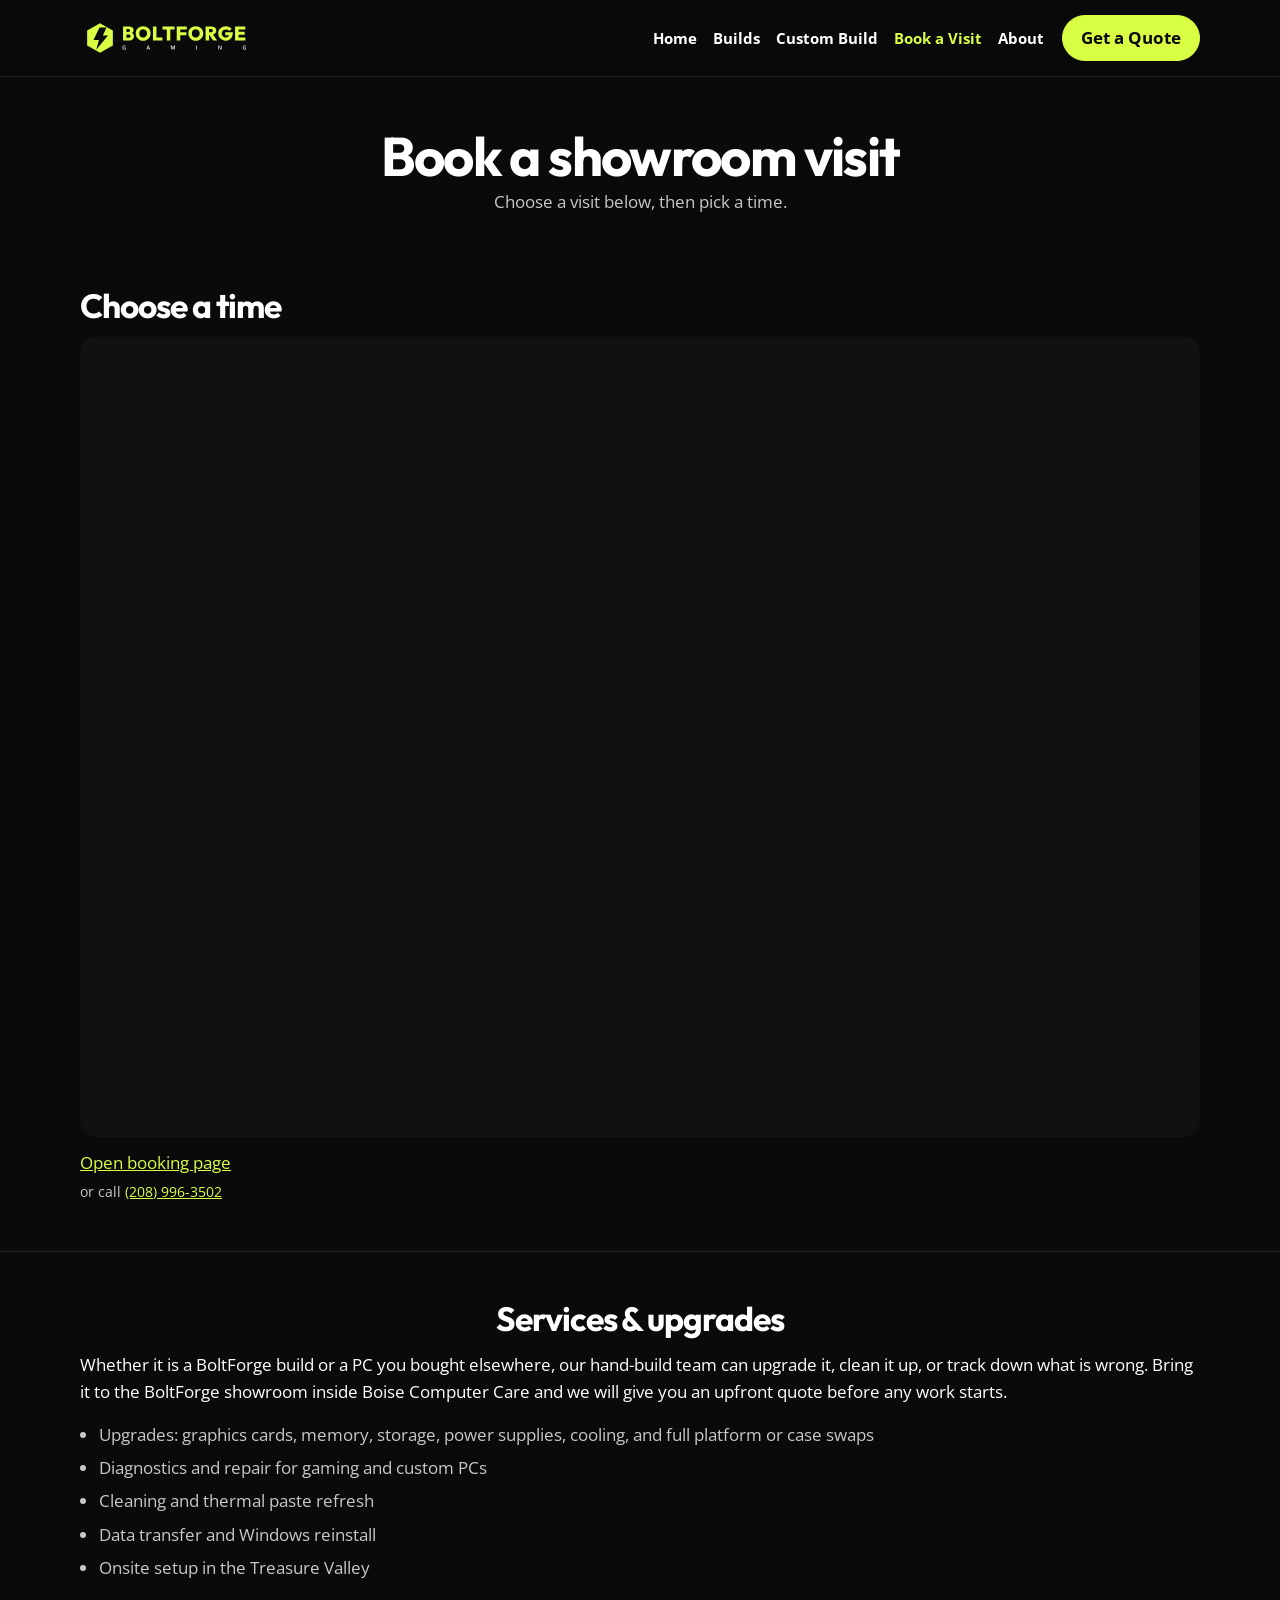
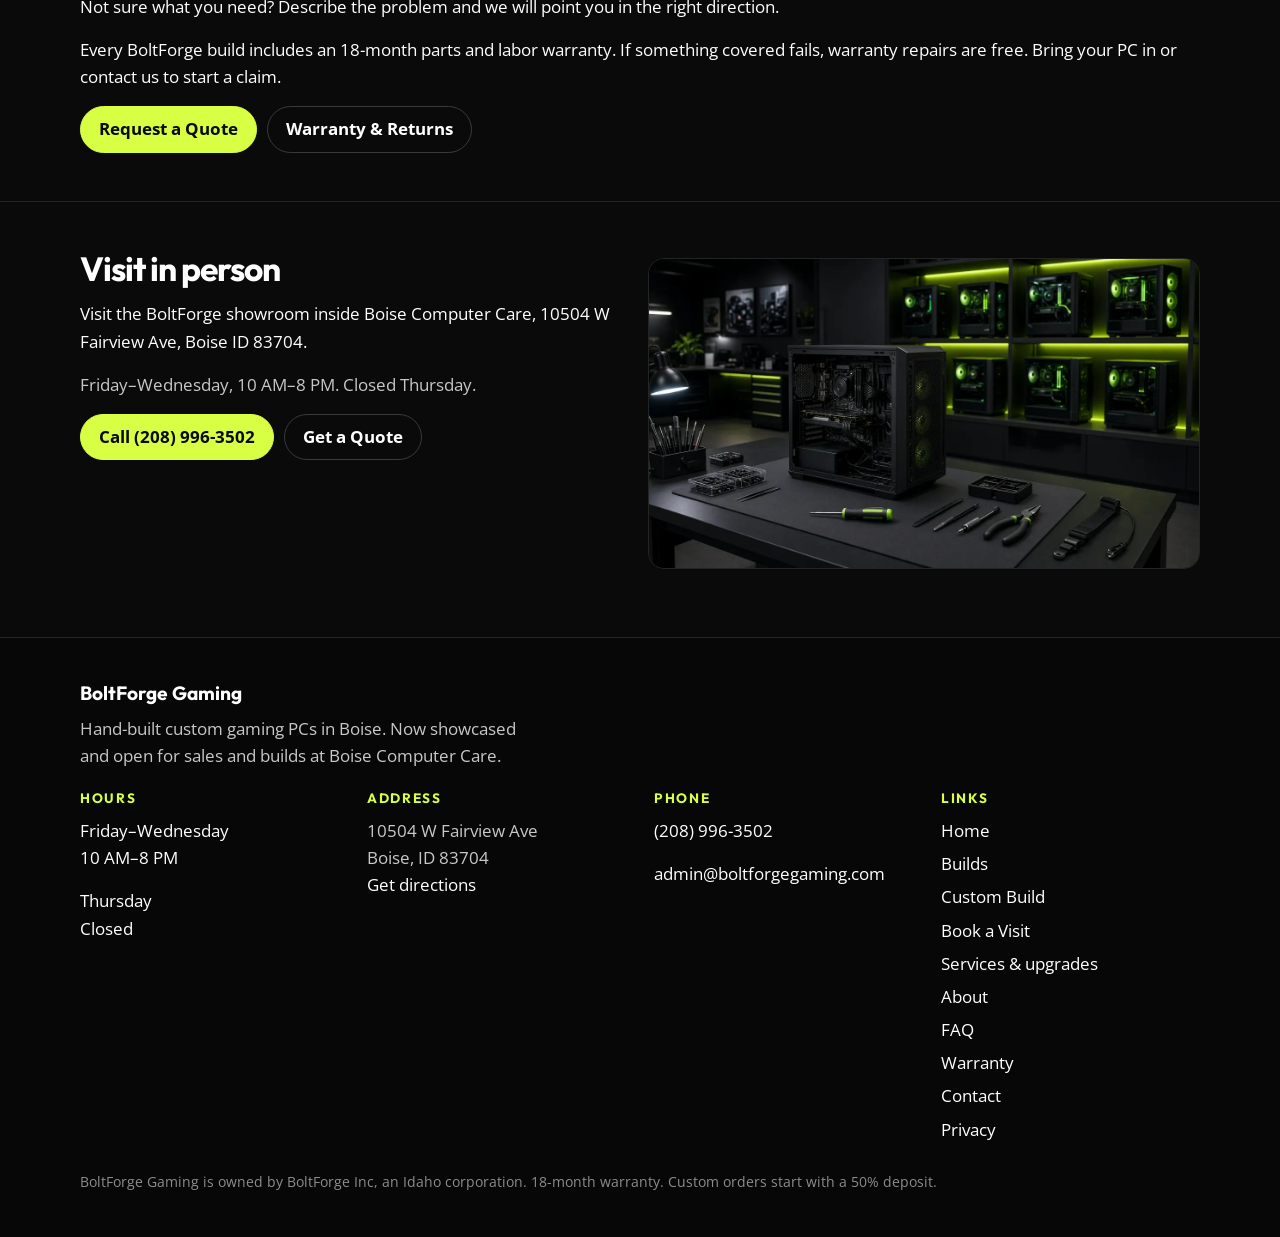
<file: docs/book.html>
<!DOCTYPE html>
<html lang="en">
<head>
<meta charset="utf-8">
<meta name="viewport" content="width=device-width, initial-scale=1">
<meta name="robots" content="noindex">
<title>Book a Showroom Visit | BoltForge Gaming</title>
<meta name="description" content="Book a showroom visit, a virtual build consultation, or a PC pickup at the BoltForge showroom inside Boise Computer Care.">
<link rel="canonical" href="https://www.boltforgegaming.com/book">
<meta property="og:title" content="Book a Showroom Visit | BoltForge Gaming">
<meta property="og:description" content="Book a showroom visit, a virtual build consultation, or a PC pickup at the BoltForge showroom inside Boise Computer Care.">
<meta property="og:url" content="https://www.boltforgegaming.com/book">
<meta property="og:type" content="website">
<meta property="og:image" content="https://boltforgegaming.github.io/boltforge-media/img/hero.webp">
<meta name="theme-color" content="#0A0A0A">
<link rel="icon" href="img/favicon.svg" type="image/svg+xml">
<link rel="icon" href="img/favicon-32.png" type="image/png" sizes="32x32">
<link rel="icon" href="img/favicon-16.png" type="image/png" sizes="16x16">
<link rel="apple-touch-icon" href="img/favicon-180.png">
<link rel="preconnect" href="https://fonts.googleapis.com">
<link rel="preconnect" href="https://fonts.gstatic.com" crossorigin>
<link href="https://fonts.googleapis.com/css2?family=Open+Sans:wght@400;600;700&amp;family=Outfit:wght@600;700&amp;display=swap" rel="stylesheet">
<link rel="stylesheet" href="css/site.css">
<script type="application/ld+json">
{
  "@context": "https://schema.org",
  "@type": [
    "ComputerStore",
    "LocalBusiness"
  ],
  "@id": "https://www.boltforgegaming.com/#store",
  "name": "BoltForge Gaming",
  "description": "BoltForge Gaming designs and hand-builds custom high-end gaming PCs in Boise, Idaho, starting at $2,957, tax included, with clear, upfront quotes and an 18-month warranty. Shop online or visit the BoltForge showroom inside Boise Computer Care.",
  "url": "https://www.boltforgegaming.com/",
  "logo": "https://boltforgegaming.github.io/boltforge-media/img/icon-lime-on-dark.png",
  "image": [
    "https://boltforgegaming.github.io/boltforge-media/img/showroom.webp",
    "https://boltforgegaming.github.io/boltforge-media/img/hero.webp",
    "https://boltforgegaming.github.io/boltforge-media/img/lineup.webp"
  ],
  "telephone": "+1-208-996-3502",
  "email": "admin@boltforgegaming.com",
  "address": {
    "@type": "PostalAddress",
    "streetAddress": "10504 W Fairview Ave",
    "addressLocality": "Boise",
    "addressRegion": "ID",
    "postalCode": "83704",
    "addressCountry": "US"
  },
  "geo": {
    "@type": "GeoCoordinates",
    "latitude": 43.6201264,
    "longitude": -116.3130941
  },
  "hasMap": "https://www.google.com/maps/search/?api=1&query=10504+W+Fairview+Ave+Boise+ID+83704",
  "openingHoursSpecification": [
    {
      "@type": "OpeningHoursSpecification",
      "dayOfWeek": [
        "Friday",
        "Saturday",
        "Sunday",
        "Monday",
        "Tuesday",
        "Wednesday"
      ],
      "opens": "10:00",
      "closes": "20:00"
    }
  ],
  "priceRange": "$$$",
  "areaServed": [
    {
      "@type": "City",
      "name": "Boise",
      "containedInPlace": {
        "@type": "State",
        "name": "Idaho"
      }
    },
    {
      "@type": "City",
      "name": "Meridian",
      "containedInPlace": {
        "@type": "State",
        "name": "Idaho"
      }
    },
    {
      "@type": "City",
      "name": "Nampa",
      "containedInPlace": {
        "@type": "State",
        "name": "Idaho"
      }
    },
    {
      "@type": "City",
      "name": "Eagle",
      "containedInPlace": {
        "@type": "State",
        "name": "Idaho"
      }
    },
    {
      "@type": "City",
      "name": "Caldwell",
      "containedInPlace": {
        "@type": "State",
        "name": "Idaho"
      }
    },
    {
      "@type": "City",
      "name": "Kuna",
      "containedInPlace": {
        "@type": "State",
        "name": "Idaho"
      }
    },
    {
      "@type": "City",
      "name": "Star",
      "containedInPlace": {
        "@type": "State",
        "name": "Idaho"
      }
    },
    {
      "@type": "City",
      "name": "Garden City",
      "containedInPlace": {
        "@type": "State",
        "name": "Idaho"
      }
    },
    {
      "@type": "Place",
      "name": "Treasure Valley, Idaho"
    },
    {
      "@type": "State",
      "name": "Idaho"
    }
  ],
  "hasOfferCatalog": {
    "@type": "OfferCatalog",
    "name": "Custom Gaming PCs & Services",
    "itemListElement": [
      {
        "@type": "OfferCatalog",
        "name": "Featured Builds",
        "itemListElement": [
          {
            "@type": "Offer",
            "priceSpecification": {
              "@type": "PriceSpecification",
              "minPrice": 2957,
              "priceCurrency": "USD",
              "valueAddedTaxIncluded": true
            },
            "itemOffered": {
              "@type": "Product",
              "name": "BoltForge Core",
              "description": "Entry 1080p / 1440p gaming PC. Customizable."
            }
          },
          {
            "@type": "Offer",
            "priceSpecification": {
              "@type": "PriceSpecification",
              "minPrice": 3858,
              "priceCurrency": "USD",
              "valueAddedTaxIncluded": true
            },
            "itemOffered": {
              "@type": "Product",
              "name": "BoltForge Pro",
              "description": "High-refresh 1440p gaming PC. Customizable."
            }
          },
          {
            "@type": "Offer",
            "priceSpecification": {
              "@type": "PriceSpecification",
              "minPrice": 4674,
              "priceCurrency": "USD",
              "valueAddedTaxIncluded": true
            },
            "itemOffered": {
              "@type": "Product",
              "name": "BoltForge Pro Max",
              "description": "4K gaming & streaming PC. Customizable."
            }
          },
          {
            "@type": "Offer",
            "priceSpecification": {
              "@type": "PriceSpecification",
              "minPrice": 10292,
              "priceCurrency": "USD",
              "valueAddedTaxIncluded": true
            },
            "itemOffered": {
              "@type": "Product",
              "name": "BoltForge Ultra",
              "description": "No-compromise flagship gaming PC. Customizable."
            }
          }
        ]
      },
      {
        "@type": "Offer",
        "itemOffered": {
          "@type": "Service",
          "name": "Custom Gaming PC Build",
          "description": "Consult, spec, hand-build and stress-test a custom gaming PC. Starting at $2,957, tax included, with clear, upfront quotes and an 18-month warranty."
        }
      },
      {
        "@type": "Offer",
        "itemOffered": {
          "@type": "Service",
          "name": "Gaming Tower Builds"
        }
      },
      {
        "@type": "Offer",
        "itemOffered": {
          "@type": "Service",
          "name": "Small Form Factor PC Builds"
        }
      },
      {
        "@type": "Offer",
        "itemOffered": {
          "@type": "Service",
          "name": "Streaming & Creator PC Builds"
        }
      },
      {
        "@type": "Offer",
        "itemOffered": {
          "@type": "Service",
          "name": "PC Upgrades & Service"
        }
      },
      {
        "@type": "Offer",
        "itemOffered": {
          "@type": "Service",
          "name": "In-Store Build Consultation",
          "description": "Talk through games, budget and style with a builder at the BoltForge showroom inside Boise Computer Care."
        }
      }
    ]
  },
  "sameAs": []
}
</script>
<script type="application/ld+json">
{
  "@context": "https://schema.org",
  "@type": "WebSite",
  "@id": "https://www.boltforgegaming.com/#website",
  "name": "BoltForge Gaming",
  "url": "https://www.boltforgegaming.com/",
  "publisher": {
    "@id": "https://www.boltforgegaming.com/#store"
  },
  "inLanguage": "en-US"
}
</script>
</head>
<body>
<header class="site-header">
  <div class="wrap nav">
    <a class="logo" href="index.html"><img src="img/logo.svg" alt="BoltForge Gaming" width="171" height="40"></a>
    <button class="nav-toggle" type="button" aria-expanded="false" aria-controls="site-nav" aria-label="Open menu"><span class="nav-toggle-bars" aria-hidden="true"></span></button>
    <nav class="nav-links" id="site-nav" aria-label="Primary">
      <a href="index.html">Home</a><a href="builds.html">Builds</a><a href="custom-build.html">Custom Build</a><a href="book.html" aria-current="page">Book a Visit</a><a href="about.html">About</a>
    </nav>
    <a class="btn nav-cta" href="about.html">Get a Quote</a>
  </div>
</header>
<main id="content">
<section class="page-head">
  <div class="wrap">
    <h1>Book a showroom visit</h1>
    <p class="lede">Choose a visit below, then pick a time.</p>
  </div>
</section>
<section class="band">
  <div class="wrap">
    <h2>Choose a time</h2>
    <div class="bookings">
      <iframe class="bookings-frame" src="https://boltforgegaming.zohobookings.com/portal-embed#/boltforgegaming" title="Book a visit with BoltForge Gaming" loading="lazy"></iframe>
      <p class="bookings-open"><a href="https://boltforgegaming.zohobookings.com/boltforgegaming">Open booking page</a></p>
      <p class="bookings-call">or call <a href="tel:+12089963502">(208) 996-3502</a></p>
    </div>
  </div>
</section>
<section class="band" id="services">
  <div class="wrap prose">
    <h2 class="center">Services &amp; upgrades</h2>
    <p>Whether it is a BoltForge build or a PC you bought elsewhere, our hand-build team can upgrade it, clean it up, or track down what is wrong. Bring it to the BoltForge showroom inside Boise Computer Care and we will give you an upfront quote before any work starts.</p>
    <ul>
      <li>Upgrades: graphics cards, memory, storage, power supplies, cooling, and full platform or case swaps</li>
      <li>Diagnostics and repair for gaming and custom PCs</li>
      <li>Cleaning and thermal paste refresh</li>
      <li>Data transfer and Windows reinstall</li>
      <li>Onsite setup in the Treasure Valley</li>
    </ul>
    <p>Not sure what you need? Describe the problem and we will point you in the right direction.</p>
    <p>Every BoltForge build includes an 18-month parts and labor warranty. If something covered fails, warranty repairs are free. Bring your PC in or contact us to start a claim.</p>
    <div class="actions left">
      <a class="btn" href="about.html">Request a Quote</a>
      <a class="btn ghost" href="about.html">Warranty &amp; Returns</a>
    </div>
  </div>
</section>
<section class="band">
  <div class="wrap grid-2">
    <div>
      <h2>Visit in person</h2>
      <p>Visit the BoltForge showroom inside Boise Computer Care, 10504 W Fairview Ave, Boise ID 83704.</p>
      <p class="muted">Friday–Wednesday, 10 AM–8 PM. Closed Thursday.</p>
      <div class="actions left">
        <a class="btn" href="tel:+12089963502">Call (208) 996-3502</a>
        <a class="btn ghost" href="about.html">Get a Quote</a>
      </div>
    </div>
    <img class="wide-photo" src="img/showroom.webp" alt="The BoltForge showroom inside Boise Computer Care with gaming PCs on a long display counter" width="1280" height="720" loading="lazy">
  </div>
</section>
</main>
<footer class="site-footer">
  <div class="wrap">
    <p class="footer-brand"><strong>BoltForge Gaming</strong> Hand-built custom gaming PCs in Boise. Now showcased and open for sales and builds at Boise Computer Care.</p>
    <div class="footer-grid">
      <div>
        <h2>Hours</h2>
        <p>Friday–Wednesday<br>10 AM–8 PM</p>
        <p>Thursday<br>Closed</p>
      </div>
      <div>
        <h2>Address</h2>
        <address>10504 W Fairview Ave<br>Boise, ID 83704</address>
        <p><a href="https://www.google.com/maps/search/?api=1&amp;query=10504+W+Fairview+Ave+Boise+ID+83704">Get directions</a></p>
      </div>
      <div>
        <h2>Phone</h2>
        <p><a href="tel:+12089963502">(208) 996-3502</a></p>
        <p><a href="mailto:admin@boltforgegaming.com">admin@boltforgegaming.com</a></p>
      </div>
      <div>
        <h2>Links</h2>
        <ul>
          <li><a href="index.html">Home</a></li>
          <li><a href="builds.html">Builds</a></li>
          <li><a href="custom-build.html">Custom Build</a></li>
          <li><a href="book.html">Book a Visit</a></li>
          <li><a href="book.html">Services &amp; upgrades</a></li>
          <li><a href="about.html">About</a></li>
          <li><a href="about.html">FAQ</a></li>
          <li><a href="about.html">Warranty</a></li>
          <li><a href="about.html">Contact</a></li>
          <li><a href="about.html">Privacy</a></li>
        </ul>
      </div>
    </div>
    <p class="footer-fine">BoltForge Gaming is owned by BoltForge Inc, an Idaho corporation. 18-month warranty. Custom orders start with a 50% deposit.</p>
  </div>
</footer>
<script src="js/embeds.js" defer></script>
</body>
</html>
</file>
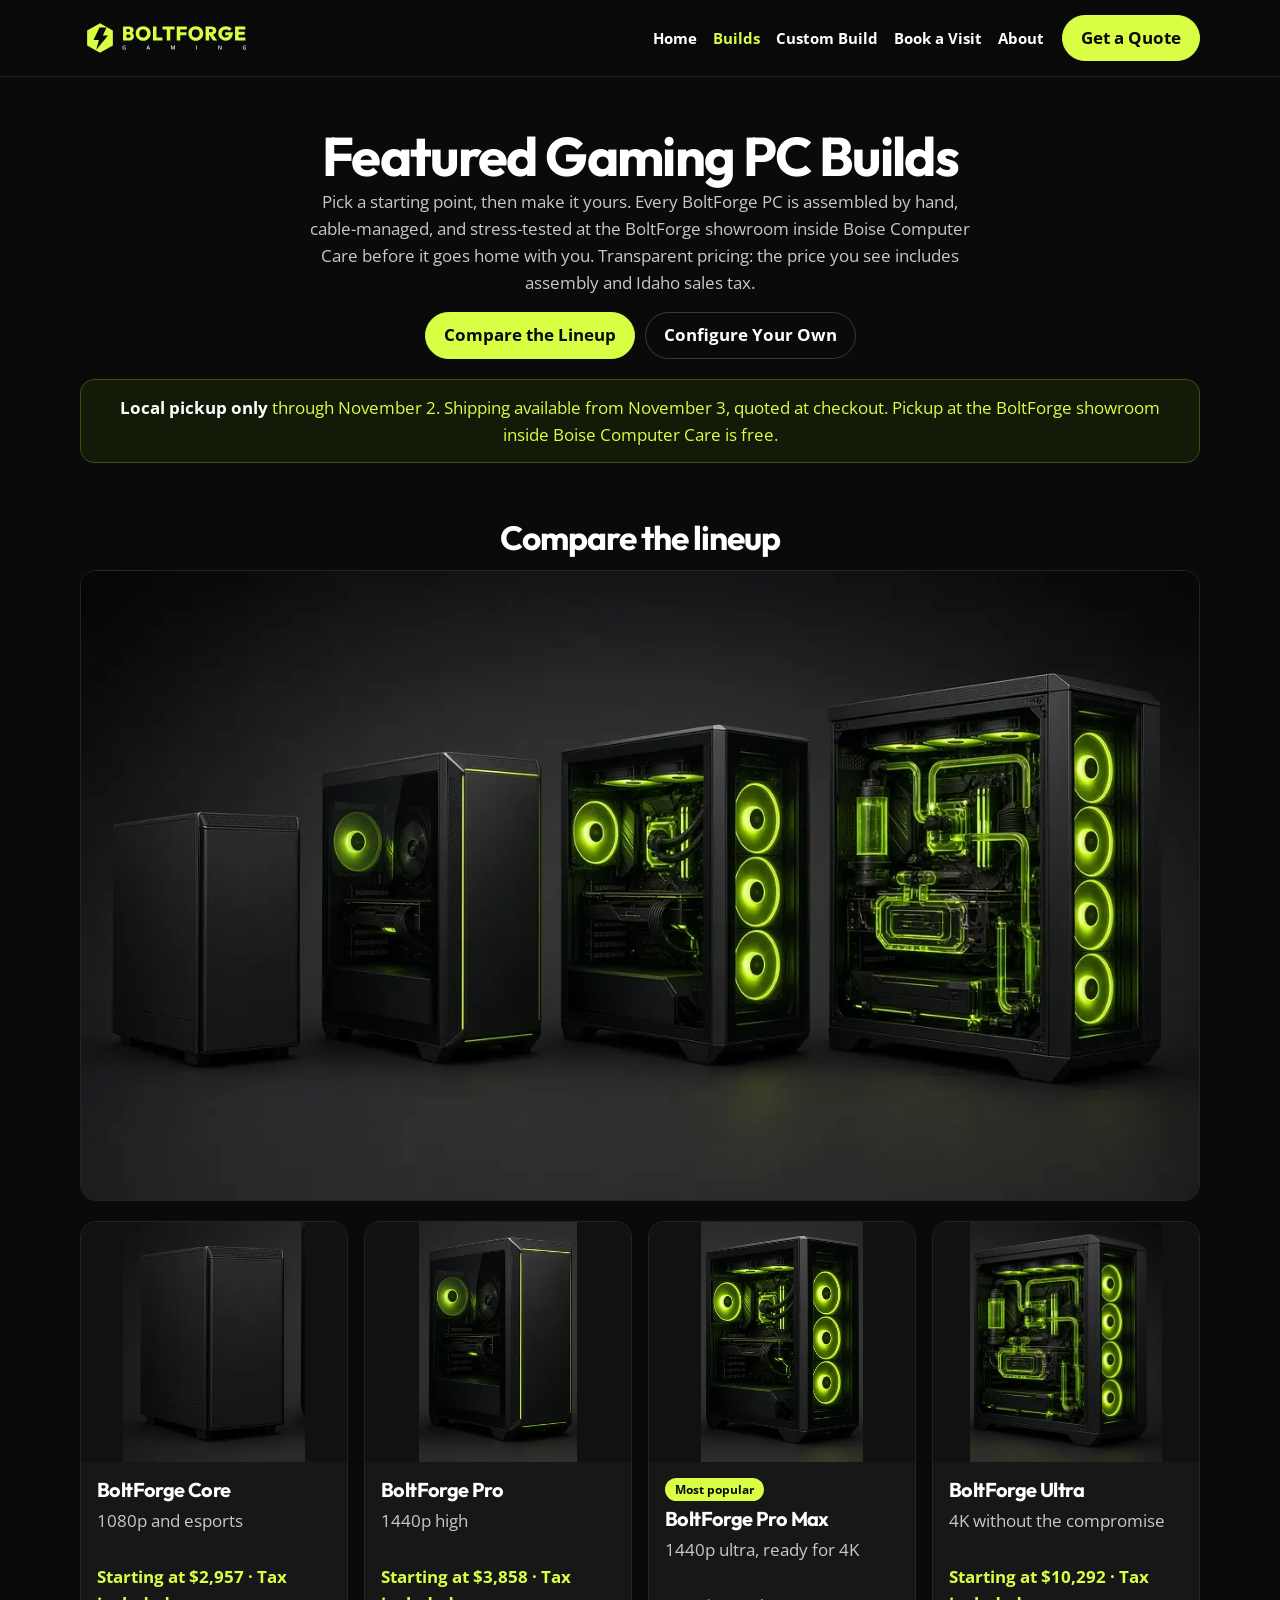
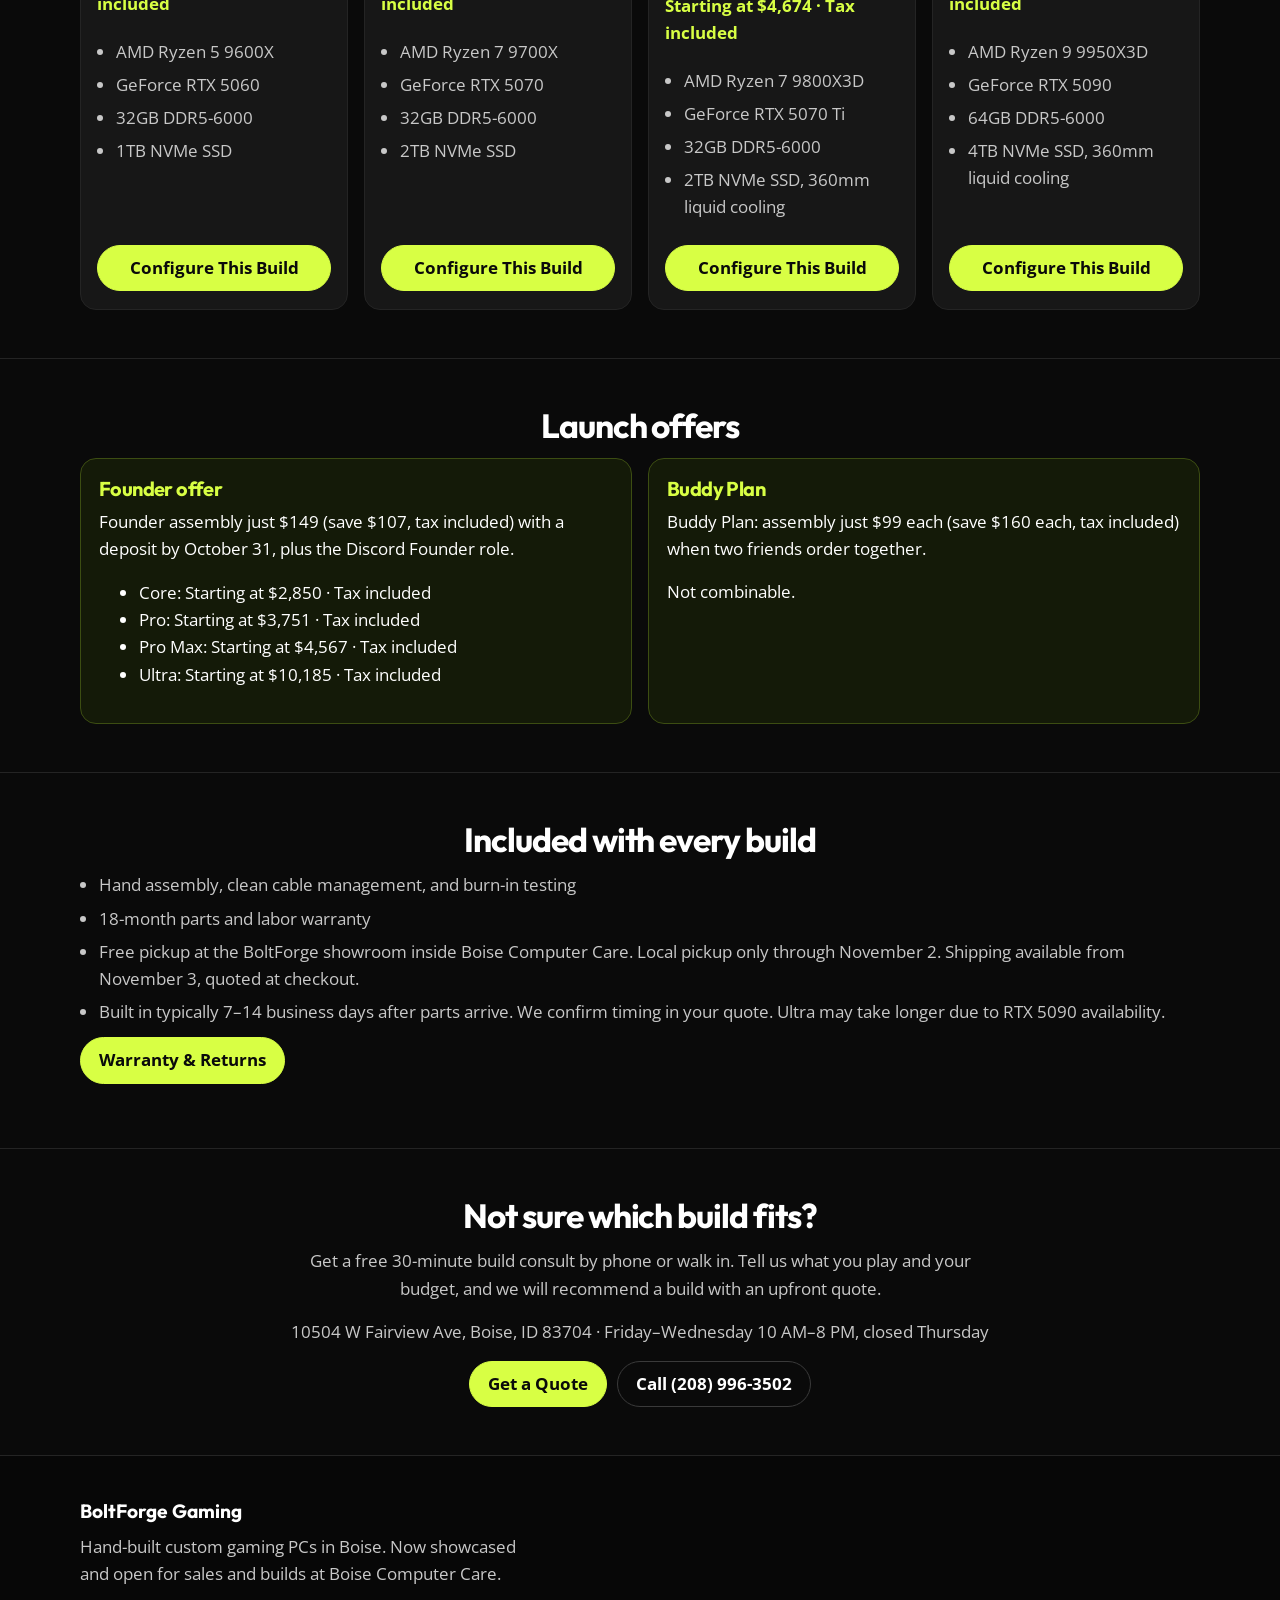
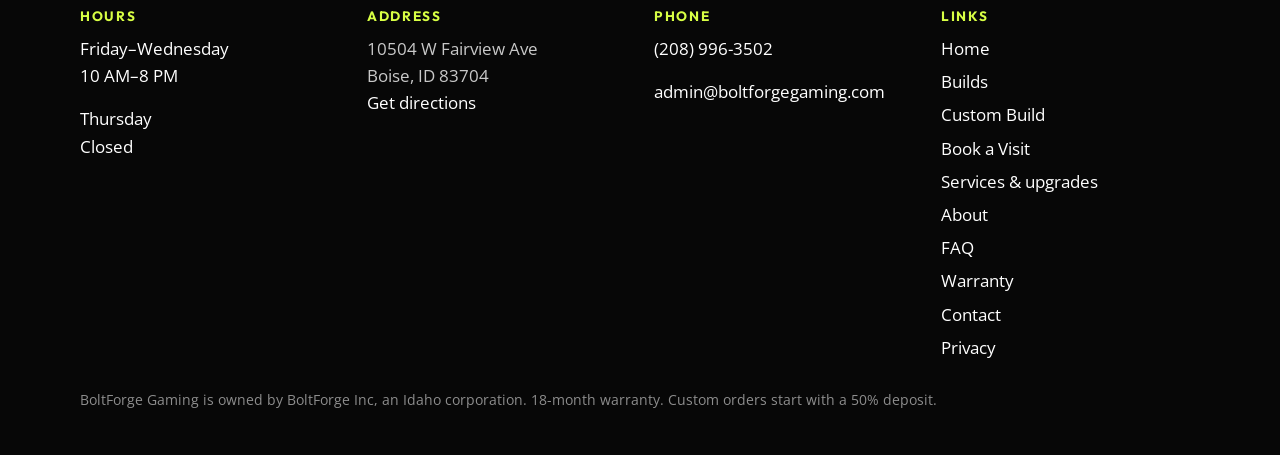
<file: docs/builds.html>
<!DOCTYPE html>
<html lang="en">
<head>
<meta charset="utf-8">
<meta name="viewport" content="width=device-width, initial-scale=1">
<meta name="robots" content="noindex">
<title>Gaming PC Builds in Boise: Core to Ultra | BoltForge</title>
<meta name="description" content="BoltForge gaming PCs hand-built in Boise: Core $2,957, Pro $3,858, Pro Max $4,674 and Ultra $10,292 starting prices, tax included. Customize yours. Shop now.">
<link rel="canonical" href="https://www.boltforgegaming.com/builds">
<meta property="og:title" content="Gaming PC Builds in Boise: Core to Ultra">
<meta property="og:description" content="BoltForge gaming PCs hand-built in Boise: Core $2,957, Pro $3,858, Pro Max $4,674 and Ultra $10,292 starting prices, tax included. Customize yours. Shop now.">
<meta property="og:url" content="https://www.boltforgegaming.com/builds">
<meta property="og:type" content="website">
<meta property="og:image" content="https://boltforgegaming.github.io/boltforge-media/img/hero.webp">
<meta name="theme-color" content="#0A0A0A">
<link rel="icon" href="img/favicon.svg" type="image/svg+xml">
<link rel="icon" href="img/favicon-32.png" type="image/png" sizes="32x32">
<link rel="icon" href="img/favicon-16.png" type="image/png" sizes="16x16">
<link rel="apple-touch-icon" href="img/favicon-180.png">
<link rel="preconnect" href="https://fonts.googleapis.com">
<link rel="preconnect" href="https://fonts.gstatic.com" crossorigin>
<link href="https://fonts.googleapis.com/css2?family=Open+Sans:wght@400;600;700&amp;family=Outfit:wght@600;700&amp;display=swap" rel="stylesheet">
<link rel="stylesheet" href="css/site.css">
<script type="application/ld+json">
{
  "@context": "https://schema.org",
  "@type": [
    "ComputerStore",
    "LocalBusiness"
  ],
  "@id": "https://www.boltforgegaming.com/#store",
  "name": "BoltForge Gaming",
  "description": "BoltForge Gaming designs and hand-builds custom high-end gaming PCs in Boise, Idaho, starting at $2,957, tax included, with clear, upfront quotes and an 18-month warranty. Shop online or visit the BoltForge showroom inside Boise Computer Care.",
  "url": "https://www.boltforgegaming.com/",
  "logo": "https://boltforgegaming.github.io/boltforge-media/img/icon-lime-on-dark.png",
  "image": [
    "https://boltforgegaming.github.io/boltforge-media/img/showroom.webp",
    "https://boltforgegaming.github.io/boltforge-media/img/hero.webp",
    "https://boltforgegaming.github.io/boltforge-media/img/lineup.webp"
  ],
  "telephone": "+1-208-996-3502",
  "email": "admin@boltforgegaming.com",
  "address": {
    "@type": "PostalAddress",
    "streetAddress": "10504 W Fairview Ave",
    "addressLocality": "Boise",
    "addressRegion": "ID",
    "postalCode": "83704",
    "addressCountry": "US"
  },
  "geo": {
    "@type": "GeoCoordinates",
    "latitude": 43.6201264,
    "longitude": -116.3130941
  },
  "hasMap": "https://www.google.com/maps/search/?api=1&query=10504+W+Fairview+Ave+Boise+ID+83704",
  "openingHoursSpecification": [
    {
      "@type": "OpeningHoursSpecification",
      "dayOfWeek": [
        "Friday",
        "Saturday",
        "Sunday",
        "Monday",
        "Tuesday",
        "Wednesday"
      ],
      "opens": "10:00",
      "closes": "20:00"
    }
  ],
  "priceRange": "$$$",
  "areaServed": [
    {
      "@type": "City",
      "name": "Boise",
      "containedInPlace": {
        "@type": "State",
        "name": "Idaho"
      }
    },
    {
      "@type": "City",
      "name": "Meridian",
      "containedInPlace": {
        "@type": "State",
        "name": "Idaho"
      }
    },
    {
      "@type": "City",
      "name": "Nampa",
      "containedInPlace": {
        "@type": "State",
        "name": "Idaho"
      }
    },
    {
      "@type": "City",
      "name": "Eagle",
      "containedInPlace": {
        "@type": "State",
        "name": "Idaho"
      }
    },
    {
      "@type": "City",
      "name": "Caldwell",
      "containedInPlace": {
        "@type": "State",
        "name": "Idaho"
      }
    },
    {
      "@type": "City",
      "name": "Kuna",
      "containedInPlace": {
        "@type": "State",
        "name": "Idaho"
      }
    },
    {
      "@type": "City",
      "name": "Star",
      "containedInPlace": {
        "@type": "State",
        "name": "Idaho"
      }
    },
    {
      "@type": "City",
      "name": "Garden City",
      "containedInPlace": {
        "@type": "State",
        "name": "Idaho"
      }
    },
    {
      "@type": "Place",
      "name": "Treasure Valley, Idaho"
    },
    {
      "@type": "State",
      "name": "Idaho"
    }
  ],
  "hasOfferCatalog": {
    "@type": "OfferCatalog",
    "name": "Custom Gaming PCs & Services",
    "itemListElement": [
      {
        "@type": "OfferCatalog",
        "name": "Featured Builds",
        "itemListElement": [
          {
            "@type": "Offer",
            "priceSpecification": {
              "@type": "PriceSpecification",
              "minPrice": 2957,
              "priceCurrency": "USD",
              "valueAddedTaxIncluded": true
            },
            "itemOffered": {
              "@type": "Product",
              "name": "BoltForge Core",
              "description": "Entry 1080p / 1440p gaming PC. Customizable."
            }
          },
          {
            "@type": "Offer",
            "priceSpecification": {
              "@type": "PriceSpecification",
              "minPrice": 3858,
              "priceCurrency": "USD",
              "valueAddedTaxIncluded": true
            },
            "itemOffered": {
              "@type": "Product",
              "name": "BoltForge Pro",
              "description": "High-refresh 1440p gaming PC. Customizable."
            }
          },
          {
            "@type": "Offer",
            "priceSpecification": {
              "@type": "PriceSpecification",
              "minPrice": 4674,
              "priceCurrency": "USD",
              "valueAddedTaxIncluded": true
            },
            "itemOffered": {
              "@type": "Product",
              "name": "BoltForge Pro Max",
              "description": "4K gaming & streaming PC. Customizable."
            }
          },
          {
            "@type": "Offer",
            "priceSpecification": {
              "@type": "PriceSpecification",
              "minPrice": 10292,
              "priceCurrency": "USD",
              "valueAddedTaxIncluded": true
            },
            "itemOffered": {
              "@type": "Product",
              "name": "BoltForge Ultra",
              "description": "No-compromise flagship gaming PC. Customizable."
            }
          }
        ]
      },
      {
        "@type": "Offer",
        "itemOffered": {
          "@type": "Service",
          "name": "Custom Gaming PC Build",
          "description": "Consult, spec, hand-build and stress-test a custom gaming PC. Starting at $2,957, tax included, with clear, upfront quotes and an 18-month warranty."
        }
      },
      {
        "@type": "Offer",
        "itemOffered": {
          "@type": "Service",
          "name": "Gaming Tower Builds"
        }
      },
      {
        "@type": "Offer",
        "itemOffered": {
          "@type": "Service",
          "name": "Small Form Factor PC Builds"
        }
      },
      {
        "@type": "Offer",
        "itemOffered": {
          "@type": "Service",
          "name": "Streaming & Creator PC Builds"
        }
      },
      {
        "@type": "Offer",
        "itemOffered": {
          "@type": "Service",
          "name": "PC Upgrades & Service"
        }
      },
      {
        "@type": "Offer",
        "itemOffered": {
          "@type": "Service",
          "name": "In-Store Build Consultation",
          "description": "Talk through games, budget and style with a builder at the BoltForge showroom inside Boise Computer Care."
        }
      }
    ]
  },
  "sameAs": []
}
</script>
<script type="application/ld+json">
{
  "@context": "https://schema.org",
  "@type": "WebSite",
  "@id": "https://www.boltforgegaming.com/#website",
  "name": "BoltForge Gaming",
  "url": "https://www.boltforgegaming.com/",
  "publisher": {
    "@id": "https://www.boltforgegaming.com/#store"
  },
  "inLanguage": "en-US"
}
</script>
</head>
<body>
<header class="site-header">
  <div class="wrap nav">
    <a class="logo" href="index.html"><img src="img/logo.svg" alt="BoltForge Gaming" width="171" height="40"></a>
    <button class="nav-toggle" type="button" aria-expanded="false" aria-controls="site-nav" aria-label="Open menu"><span class="nav-toggle-bars" aria-hidden="true"></span></button>
    <nav class="nav-links" id="site-nav" aria-label="Primary">
      <a href="index.html">Home</a><a href="builds.html" aria-current="page">Builds</a><a href="custom-build.html">Custom Build</a><a href="book.html">Book a Visit</a><a href="about.html">About</a>
    </nav>
    <a class="btn nav-cta" href="about.html">Get a Quote</a>
  </div>
</header>
<main id="content">
<section class="page-head">
  <div class="wrap">
    <h1>Featured Gaming PC Builds</h1>
    <p class="lede">Pick a starting point, then make it yours. Every BoltForge PC is assembled by hand, cable-managed, and stress-tested at the BoltForge showroom inside Boise Computer Care before it goes home with you. Transparent pricing: the price you see includes assembly and Idaho sales tax.</p>
    <div class="actions">
      <a class="btn" href="builds.html">Compare the Lineup</a>
      <a class="btn ghost" href="custom-build.html">Configure Your Own</a>
    </div>
    <p class="notice"><strong>Local pickup only</strong> through November 2. Shipping available from November 3, quoted at checkout. Pickup at the BoltForge showroom inside Boise Computer Care is free.</p>
  </div>
</section>
<section class="band" id="lineup">
  <div class="wrap">
    <h2 class="center">Compare the lineup</h2>
    <img class="wide-photo" src="img/lineup.webp" alt="Four BoltForge gaming PCs lined up on a workbench" width="1280" height="720" loading="lazy">
    <div class="grid-4">
      <article class="card">
  <img class="tier-photo" src="img/tier-core.webp" alt="White BoltForge Core gaming PC with lime accents" width="272" height="360" loading="lazy">
  <div class="body">
    
    <h3>BoltForge Core</h3>
    <p class="muted">1080p and esports</p>
    <p class="price">Starting at $2,957 · Tax included</p>
    <ul><li>AMD Ryzen 5 9600X</li>
<li>GeForce RTX 5060</li>
<li>32GB DDR5-6000</li>
<li>1TB NVMe SSD</li></ul>
    <a class="btn" href="custom-build.html">Configure This Build</a>
  </div>
</article>
<article class="card">
  <img class="tier-photo" src="img/tier-pro.webp" alt="Black BoltForge Pro gaming PC" width="278" height="420" loading="lazy">
  <div class="body">
    
    <h3>BoltForge Pro</h3>
    <p class="muted">1440p high</p>
    <p class="price">Starting at $3,858 · Tax included</p>
    <ul><li>AMD Ryzen 7 9700X</li>
<li>GeForce RTX 5070</li>
<li>32GB DDR5-6000</li>
<li>2TB NVMe SSD</li></ul>
    <a class="btn" href="custom-build.html">Configure This Build</a>
  </div>
</article>
<article class="card">
  <img class="tier-photo" src="img/tier-pro-max.webp" alt="BoltForge Pro Max gaming PC with a glass side panel" width="302" height="450" loading="lazy">
  <div class="body">
    <span class="tag">Most popular</span>
    <h3>BoltForge Pro Max</h3>
    <p class="muted">1440p ultra, ready for 4K</p>
    <p class="price">Starting at $4,674 · Tax included</p>
    <ul><li>AMD Ryzen 7 9800X3D</li>
<li>GeForce RTX 5070 Ti</li>
<li>32GB DDR5-6000</li>
<li>2TB NVMe SSD, 360mm liquid cooling</li></ul>
    <a class="btn" href="custom-build.html">Configure This Build</a>
  </div>
</article>
<article class="card">
  <img class="tier-photo" src="img/tier-ultra.webp" alt="BoltForge Ultra gaming PC in a curved glass case" width="422" height="530" loading="lazy">
  <div class="body">
    
    <h3>BoltForge Ultra</h3>
    <p class="muted">4K without the compromise</p>
    <p class="price">Starting at $10,292 · Tax included</p>
    <ul><li>AMD Ryzen 9 9950X3D</li>
<li>GeForce RTX 5090</li>
<li>64GB DDR5-6000</li>
<li>4TB NVMe SSD, 360mm liquid cooling</li></ul>
    <a class="btn" href="custom-build.html">Configure This Build</a>
  </div>
</article>
    </div>
  </div>
</section>
<section class="band">
  <div class="wrap">
    <h2 class="center">Launch offers</h2>
    <div class="offer-grid">
  <article class="offer">
    <h3>Founder offer</h3>
    <p>Founder assembly just $149 (save $107, tax included) with a deposit by October 31, plus the Discord Founder role.</p>
    <ul>
      <li>Core: Starting at $2,850 · Tax included</li>
<li>Pro: Starting at $3,751 · Tax included</li>
<li>Pro Max: Starting at $4,567 · Tax included</li>
<li>Ultra: Starting at $10,185 · Tax included</li>
    </ul>
  </article>
  <article class="offer">
    <h3>Buddy Plan</h3>
    <p>Buddy Plan: assembly just $99 each (save $160 each, tax included) when two friends order together.</p>
    <p>Not combinable.</p>
  </article>
</div>
  </div>
</section>
<section class="band">
  <div class="wrap prose">
    <h2 class="center">Included with every build</h2>
    <ul>
      <li>Hand assembly, clean cable management, and burn-in testing</li>
      <li>18-month parts and labor warranty</li>
      <li>Free pickup at the BoltForge showroom inside Boise Computer Care. Local pickup only through November 2. Shipping available from November 3, quoted at checkout.</li>
      <li>Built in typically 7–14 business days after parts arrive. We confirm timing in your quote. Ultra may take longer due to RTX 5090 availability.</li>
    </ul>
    <p><a class="btn" href="about.html">Warranty &amp; Returns</a></p>
  </div>
</section>
<section class="band">
  <div class="wrap center">
    <h2>Not sure which build fits?</h2>
    <p class="lede">Get a free 30-minute build consult by phone or walk in. Tell us what you play and your budget, and we will recommend a build with an upfront quote.</p>
    <p class="muted">10504 W Fairview Ave, Boise, ID 83704 · Friday–Wednesday 10 AM–8 PM, closed Thursday</p>
    <div class="actions">
      <a class="btn" href="about.html">Get a Quote</a>
      <a class="btn ghost" href="tel:+12089963502">Call (208) 996-3502</a>
    </div>
  </div>
</section>
</main>
<footer class="site-footer">
  <div class="wrap">
    <p class="footer-brand"><strong>BoltForge Gaming</strong> Hand-built custom gaming PCs in Boise. Now showcased and open for sales and builds at Boise Computer Care.</p>
    <div class="footer-grid">
      <div>
        <h2>Hours</h2>
        <p>Friday–Wednesday<br>10 AM–8 PM</p>
        <p>Thursday<br>Closed</p>
      </div>
      <div>
        <h2>Address</h2>
        <address>10504 W Fairview Ave<br>Boise, ID 83704</address>
        <p><a href="https://www.google.com/maps/search/?api=1&amp;query=10504+W+Fairview+Ave+Boise+ID+83704">Get directions</a></p>
      </div>
      <div>
        <h2>Phone</h2>
        <p><a href="tel:+12089963502">(208) 996-3502</a></p>
        <p><a href="mailto:admin@boltforgegaming.com">admin@boltforgegaming.com</a></p>
      </div>
      <div>
        <h2>Links</h2>
        <ul>
          <li><a href="index.html">Home</a></li>
          <li><a href="builds.html">Builds</a></li>
          <li><a href="custom-build.html">Custom Build</a></li>
          <li><a href="book.html">Book a Visit</a></li>
          <li><a href="book.html">Services &amp; upgrades</a></li>
          <li><a href="about.html">About</a></li>
          <li><a href="about.html">FAQ</a></li>
          <li><a href="about.html">Warranty</a></li>
          <li><a href="about.html">Contact</a></li>
          <li><a href="about.html">Privacy</a></li>
        </ul>
      </div>
    </div>
    <p class="footer-fine">BoltForge Gaming is owned by BoltForge Inc, an Idaho corporation. 18-month warranty. Custom orders start with a 50% deposit.</p>
  </div>
</footer>
<script src="js/embeds.js" defer></script>
</body>
</html>
</file>
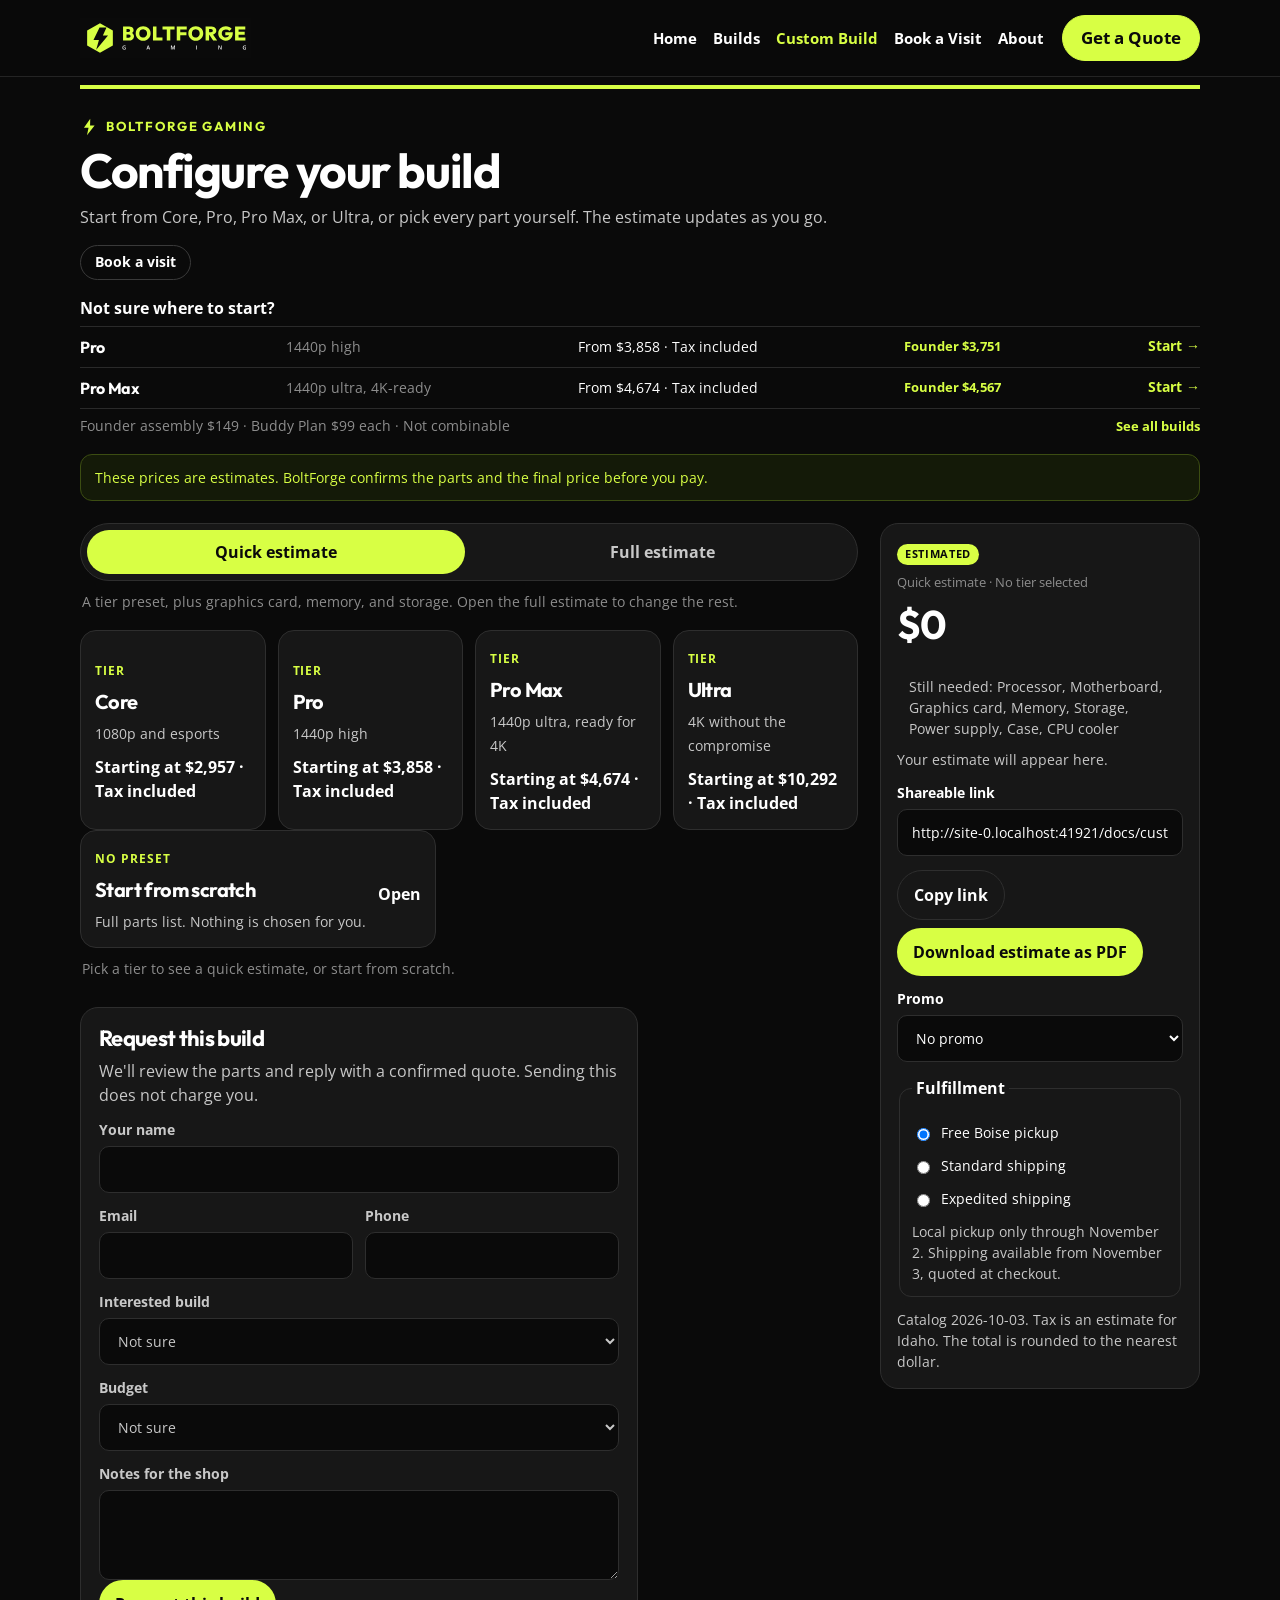
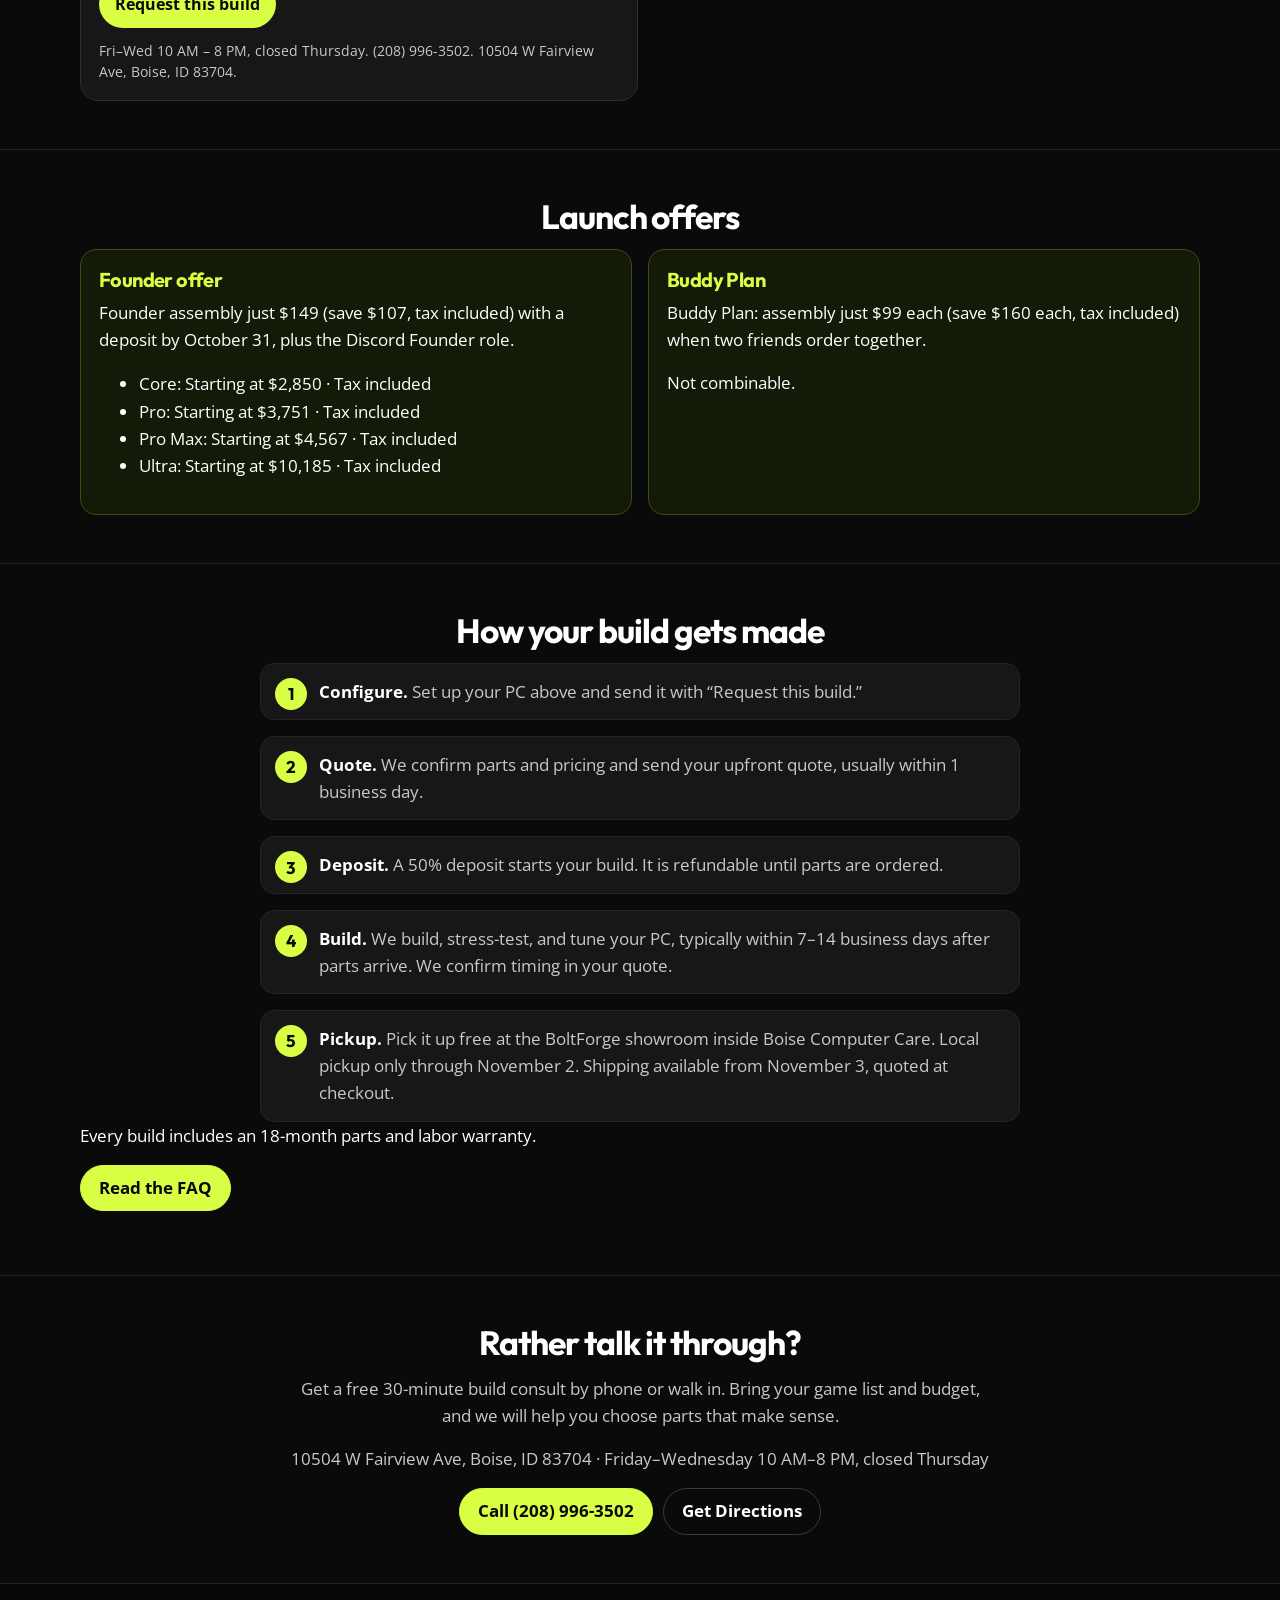
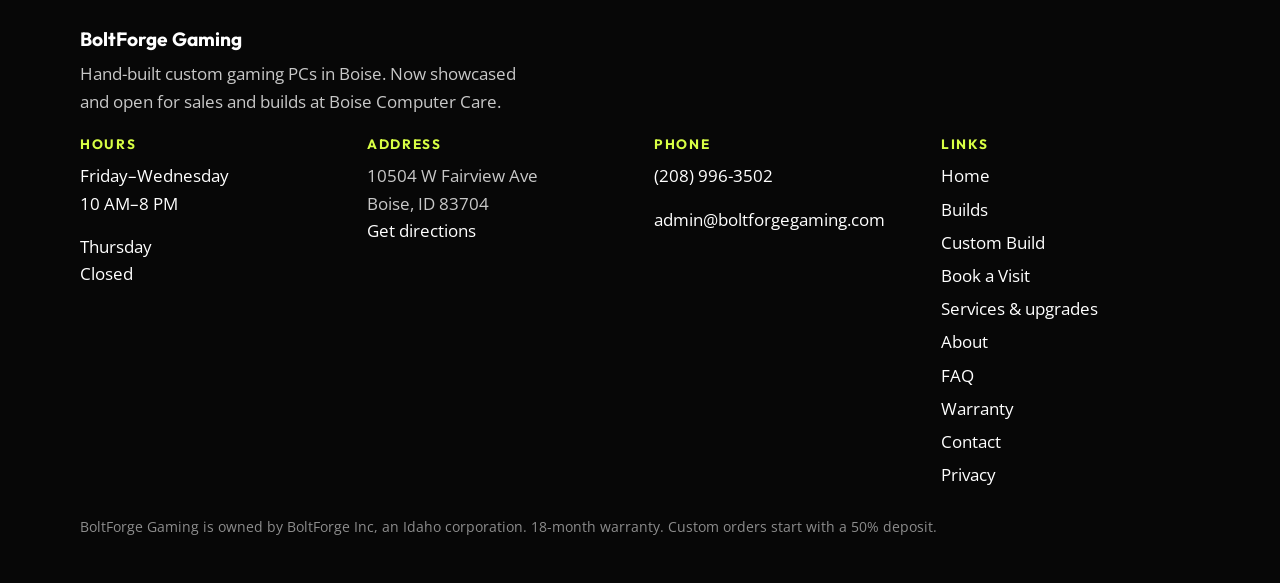
<file: docs/custom-build.html>
<!DOCTYPE html>
<html lang="en">
<head>
<meta charset="utf-8">
<meta name="viewport" content="width=device-width, initial-scale=1">
<meta name="robots" content="noindex">
<title>Custom PC Builder Boise | Configure Your Rig | BoltForge</title>
<meta name="description" content="Configure a custom gaming or streaming PC with Boise's hand-build team. Starting at $2,957, tax included, with clear, upfront quotes. Start your build today.">
<link rel="canonical" href="https://www.boltforgegaming.com/custom-build">
<meta property="og:title" content="Custom PC Builder Boise">
<meta property="og:description" content="Configure a custom gaming or streaming PC with Boise's hand-build team. Starting at $2,957, tax included, with clear, upfront quotes. Start your build today.">
<meta property="og:url" content="https://www.boltforgegaming.com/custom-build">
<meta property="og:type" content="website">
<meta property="og:image" content="https://boltforgegaming.github.io/boltforge-media/img/hero.webp">
<meta name="theme-color" content="#0A0A0A">
<link rel="icon" href="img/favicon.svg" type="image/svg+xml">
<link rel="icon" href="img/favicon-32.png" type="image/png" sizes="32x32">
<link rel="icon" href="img/favicon-16.png" type="image/png" sizes="16x16">
<link rel="apple-touch-icon" href="img/favicon-180.png">
<link rel="preconnect" href="https://fonts.googleapis.com">
<link rel="preconnect" href="https://fonts.gstatic.com" crossorigin>
<link href="https://fonts.googleapis.com/css2?family=Open+Sans:wght@400;600;700&amp;family=Outfit:wght@600;700&amp;display=swap" rel="stylesheet">
<link rel="stylesheet" href="css/site.css">
<script type="application/ld+json">
{
  "@context": "https://schema.org",
  "@type": [
    "ComputerStore",
    "LocalBusiness"
  ],
  "@id": "https://www.boltforgegaming.com/#store",
  "name": "BoltForge Gaming",
  "description": "BoltForge Gaming designs and hand-builds custom high-end gaming PCs in Boise, Idaho, starting at $2,957, tax included, with clear, upfront quotes and an 18-month warranty. Shop online or visit the BoltForge showroom inside Boise Computer Care.",
  "url": "https://www.boltforgegaming.com/",
  "logo": "https://boltforgegaming.github.io/boltforge-media/img/icon-lime-on-dark.png",
  "image": [
    "https://boltforgegaming.github.io/boltforge-media/img/showroom.webp",
    "https://boltforgegaming.github.io/boltforge-media/img/hero.webp",
    "https://boltforgegaming.github.io/boltforge-media/img/lineup.webp"
  ],
  "telephone": "+1-208-996-3502",
  "email": "admin@boltforgegaming.com",
  "address": {
    "@type": "PostalAddress",
    "streetAddress": "10504 W Fairview Ave",
    "addressLocality": "Boise",
    "addressRegion": "ID",
    "postalCode": "83704",
    "addressCountry": "US"
  },
  "geo": {
    "@type": "GeoCoordinates",
    "latitude": 43.6201264,
    "longitude": -116.3130941
  },
  "hasMap": "https://www.google.com/maps/search/?api=1&query=10504+W+Fairview+Ave+Boise+ID+83704",
  "openingHoursSpecification": [
    {
      "@type": "OpeningHoursSpecification",
      "dayOfWeek": [
        "Friday",
        "Saturday",
        "Sunday",
        "Monday",
        "Tuesday",
        "Wednesday"
      ],
      "opens": "10:00",
      "closes": "20:00"
    }
  ],
  "priceRange": "$$$",
  "areaServed": [
    {
      "@type": "City",
      "name": "Boise",
      "containedInPlace": {
        "@type": "State",
        "name": "Idaho"
      }
    },
    {
      "@type": "City",
      "name": "Meridian",
      "containedInPlace": {
        "@type": "State",
        "name": "Idaho"
      }
    },
    {
      "@type": "City",
      "name": "Nampa",
      "containedInPlace": {
        "@type": "State",
        "name": "Idaho"
      }
    },
    {
      "@type": "City",
      "name": "Eagle",
      "containedInPlace": {
        "@type": "State",
        "name": "Idaho"
      }
    },
    {
      "@type": "City",
      "name": "Caldwell",
      "containedInPlace": {
        "@type": "State",
        "name": "Idaho"
      }
    },
    {
      "@type": "City",
      "name": "Kuna",
      "containedInPlace": {
        "@type": "State",
        "name": "Idaho"
      }
    },
    {
      "@type": "City",
      "name": "Star",
      "containedInPlace": {
        "@type": "State",
        "name": "Idaho"
      }
    },
    {
      "@type": "City",
      "name": "Garden City",
      "containedInPlace": {
        "@type": "State",
        "name": "Idaho"
      }
    },
    {
      "@type": "Place",
      "name": "Treasure Valley, Idaho"
    },
    {
      "@type": "State",
      "name": "Idaho"
    }
  ],
  "hasOfferCatalog": {
    "@type": "OfferCatalog",
    "name": "Custom Gaming PCs & Services",
    "itemListElement": [
      {
        "@type": "OfferCatalog",
        "name": "Featured Builds",
        "itemListElement": [
          {
            "@type": "Offer",
            "priceSpecification": {
              "@type": "PriceSpecification",
              "minPrice": 2957,
              "priceCurrency": "USD",
              "valueAddedTaxIncluded": true
            },
            "itemOffered": {
              "@type": "Product",
              "name": "BoltForge Core",
              "description": "Entry 1080p / 1440p gaming PC. Customizable."
            }
          },
          {
            "@type": "Offer",
            "priceSpecification": {
              "@type": "PriceSpecification",
              "minPrice": 3858,
              "priceCurrency": "USD",
              "valueAddedTaxIncluded": true
            },
            "itemOffered": {
              "@type": "Product",
              "name": "BoltForge Pro",
              "description": "High-refresh 1440p gaming PC. Customizable."
            }
          },
          {
            "@type": "Offer",
            "priceSpecification": {
              "@type": "PriceSpecification",
              "minPrice": 4674,
              "priceCurrency": "USD",
              "valueAddedTaxIncluded": true
            },
            "itemOffered": {
              "@type": "Product",
              "name": "BoltForge Pro Max",
              "description": "4K gaming & streaming PC. Customizable."
            }
          },
          {
            "@type": "Offer",
            "priceSpecification": {
              "@type": "PriceSpecification",
              "minPrice": 10292,
              "priceCurrency": "USD",
              "valueAddedTaxIncluded": true
            },
            "itemOffered": {
              "@type": "Product",
              "name": "BoltForge Ultra",
              "description": "No-compromise flagship gaming PC. Customizable."
            }
          }
        ]
      },
      {
        "@type": "Offer",
        "itemOffered": {
          "@type": "Service",
          "name": "Custom Gaming PC Build",
          "description": "Consult, spec, hand-build and stress-test a custom gaming PC. Starting at $2,957, tax included, with clear, upfront quotes and an 18-month warranty."
        }
      },
      {
        "@type": "Offer",
        "itemOffered": {
          "@type": "Service",
          "name": "Gaming Tower Builds"
        }
      },
      {
        "@type": "Offer",
        "itemOffered": {
          "@type": "Service",
          "name": "Small Form Factor PC Builds"
        }
      },
      {
        "@type": "Offer",
        "itemOffered": {
          "@type": "Service",
          "name": "Streaming & Creator PC Builds"
        }
      },
      {
        "@type": "Offer",
        "itemOffered": {
          "@type": "Service",
          "name": "PC Upgrades & Service"
        }
      },
      {
        "@type": "Offer",
        "itemOffered": {
          "@type": "Service",
          "name": "In-Store Build Consultation",
          "description": "Talk through games, budget and style with a builder at the BoltForge showroom inside Boise Computer Care."
        }
      }
    ]
  },
  "sameAs": []
}
</script>
<script type="application/ld+json">
{
  "@context": "https://schema.org",
  "@type": "WebSite",
  "@id": "https://www.boltforgegaming.com/#website",
  "name": "BoltForge Gaming",
  "url": "https://www.boltforgegaming.com/",
  "publisher": {
    "@id": "https://www.boltforgegaming.com/#store"
  },
  "inLanguage": "en-US"
}
</script>
</head>
<body>
<header class="site-header">
  <div class="wrap nav">
    <a class="logo" href="index.html"><img src="img/logo.svg" alt="BoltForge Gaming" width="171" height="40"></a>
    <button class="nav-toggle" type="button" aria-expanded="false" aria-controls="site-nav" aria-label="Open menu"><span class="nav-toggle-bars" aria-hidden="true"></span></button>
    <nav class="nav-links" id="site-nav" aria-label="Primary">
      <a href="index.html">Home</a><a href="builds.html">Builds</a><a href="custom-build.html" aria-current="page">Custom Build</a><a href="book.html">Book a Visit</a><a href="about.html">About</a>
    </nav>
    <a class="btn nav-cta" href="about.html">Get a Quote</a>
  </div>
</header>
<main id="content">
<section class="band" id="configure">
  <div class="wrap">
<!-- BoltForge configurator. Generated by npm run build. Paste into a Zoho Sites code snippet. Mounts into #bf-configurator. -->
<div id="bf-configurator"><noscript>Turn on JavaScript to configure a BoltForge PC.</noscript></div>
<script>"use strict";(()=>{var ce=`.bf-config,.bf-config *,.bf-config *:before,.bf-config *:after{box-sizing:border-box}.bf-config{--bf-bg: #0a0a0a;--bf-lime: #d8ff44;--bf-lime-hover: #cdff11;--bf-card: #171717;--bf-card-2: #242424;--bf-text: #ffffff;--bf-muted: #c8c8c8;--bf-dim: #8d8d8d;--bf-line: #2e2e2e;--bf-danger: #ff5c5c;color:var(--bf-text);font-family:Open Sans,Segoe UI,sans-serif;font-size:16px;line-height:1.5;border-top:4px solid var(--bf-lime);padding-top:28px}.bf-config h2,.bf-config h3,.bf-config .bf-tier-name,.bf-config .bf-total,.bf-config .bf-kicker{font-family:Outfit,Avenir Next,Segoe UI,sans-serif;font-weight:700;letter-spacing:-.03em}.bf-config h2{font-size:clamp(32px,4vw,48px);line-height:1.05;margin:8px 0 10px}.bf-config h3{font-size:22px;margin:0 0 8px}.bf-config p{margin:0}.bf-config button,.bf-config input,.bf-config select,.bf-config textarea{font:inherit;color:inherit}.bf-config button{cursor:pointer}.bf-config :focus-visible{outline:2px solid var(--bf-lime);outline-offset:2px}.bf-config .bf-kicker{display:flex;align-items:center;gap:8px;color:var(--bf-lime);font-size:13px;letter-spacing:.14em;text-transform:uppercase}.bf-config .bf-kicker svg{width:18px;height:18px;display:block}.bf-config .bf-lead{max-width:62ch;color:var(--bf-muted)}.bf-config .bf-banner{margin-top:18px;background:#141a08;border:1px solid #3c4d12;color:var(--bf-lime);border-radius:12px;padding:12px 14px;font-size:14px}.bf-config .bf-layout{display:grid;grid-template-columns:minmax(0,1fr) 320px;gap:22px;align-items:start;margin-top:22px}.bf-config .bf-modes{display:grid;grid-template-columns:1fr 1fr;gap:8px;background:var(--bf-card);padding:6px;border-radius:999px;border:1px solid var(--bf-line)}.bf-config .bf-modes button{border:0;background:transparent;color:var(--bf-muted);border-radius:999px;padding:10px 12px;font-weight:700}.bf-config .bf-modes button[aria-pressed=true]{background:var(--bf-lime);color:#0a0a0a}.bf-config .bf-mode-copy{color:var(--bf-dim);font-size:14px;margin:10px 2px 18px}.bf-config .bf-tiers{display:grid;grid-template-columns:repeat(4,minmax(0,1fr));gap:12px}.bf-config .bf-tier,.bf-config .bf-scratch{text-align:left;background:var(--bf-card);border:1px solid var(--bf-line);border-radius:16px;padding:14px;color:#fff;min-height:132px}.bf-config .bf-tier[aria-pressed=true],.bf-config .bf-scratch[aria-pressed=true],.bf-config .bf-option[aria-pressed=true]{border-color:var(--bf-lime);background:var(--bf-card-2)}.bf-config .bf-tier:hover,.bf-config .bf-scratch:hover,.bf-config .bf-option:hover{border-color:#5d6b28}.bf-config .bf-tier-kicker,.bf-config .bf-cat-kicker{color:var(--bf-lime);font-size:12px;letter-spacing:.08em;text-transform:uppercase;font-weight:700}.bf-config .bf-tier-name{display:block;margin:6px 0 4px;font-size:20px}.bf-config .bf-tier-tag,.bf-config .bf-detail,.bf-config .bf-fine,.bf-config .bf-included li{color:var(--bf-muted);font-size:14px}.bf-config .bf-tier-price{display:block;margin-top:10px;font-weight:700}.bf-config .bf-scratch{grid-column:1 / -1;min-height:0;display:flex;justify-content:space-between;gap:12px;align-items:center}.bf-config .bf-section{margin-top:26px}.bf-config .bf-options{display:flex;flex-direction:column;gap:8px}.bf-config .bf-option{width:100%;text-align:left;display:grid;grid-template-columns:minmax(0,1fr) auto;gap:2px 12px;background:#121212;border:1px solid var(--bf-line);border-radius:12px;padding:12px 14px}.bf-config .bf-option .bf-name{font-weight:700}.bf-config .bf-option .bf-price{color:var(--bf-lime);font-weight:700}.bf-config .bf-option .bf-detail{grid-column:1}.bf-config .bf-flag{grid-column:2;justify-self:end;color:var(--bf-danger);font-size:12px;font-weight:700;letter-spacing:.04em;text-transform:uppercase}.bf-config .bf-option.is-conflict{border-color:#5a3030}.bf-config .bf-included{list-style:none;margin:8px 0 0;padding:0;display:flex;flex-direction:column;gap:6px}.bf-config .bf-included li,.bf-config .bf-line,.bf-config .bf-total-row{display:flex;justify-content:space-between;gap:12px}.bf-config .bf-text-btn{margin-top:12px;background:transparent;color:var(--bf-lime);border:1px solid var(--bf-lime);border-radius:999px;padding:8px 14px;font-weight:700}.bf-config .bf-text-btn:hover,.bf-config .bf-lime:hover{background:var(--bf-lime-hover);color:#0a0a0a}.bf-config .bf-summary{position:sticky;top:12px;max-height:calc(100vh - 24px);overflow:auto;background:var(--bf-card);border:1px solid var(--bf-line);border-radius:18px;padding:16px}.bf-config .bf-chip{display:inline-block;background:var(--bf-lime);color:#0a0a0a;border-radius:999px;padding:2px 8px;font-size:11px;font-weight:700;letter-spacing:.06em;text-transform:uppercase}.bf-config .bf-summary-kicker{color:var(--bf-dim);font-size:13px;margin-top:8px}.bf-config .bf-total{font-size:40px;margin:2px 0 12px}.bf-config .bf-lines{display:flex;flex-direction:column;gap:6px;max-height:220px;overflow:auto;margin-top:12px;padding-right:4px;font-size:14px}.bf-config .bf-lines span:last-child,.bf-config .bf-total-row span:last-child,.bf-config .bf-included span:last-child{white-space:nowrap}.bf-config .bf-math{margin-top:12px;padding-top:10px;border-top:1px solid var(--bf-line);display:flex;flex-direction:column;gap:6px;font-size:14px}.bf-config .bf-total-row{font-weight:700;font-size:16px}.bf-config .bf-issues,.bf-config .bf-ok,.bf-config .bf-missing{margin-top:12px;border-radius:12px;padding:10px 12px;font-size:14px}.bf-config .bf-issues{background:#2a1212;color:#ffd0d0}.bf-config .bf-issues ul,.bf-config .bf-form-errors ul{margin:6px 0 0;padding-left:18px}.bf-config .bf-ok{background:#141a08;color:var(--bf-lime)}.bf-config .bf-missing{color:var(--bf-muted)}.bf-config .bf-actions{display:flex;flex-wrap:wrap;gap:8px;margin-top:14px}.bf-config .bf-lime,.bf-config .bf-lead button[data-bf=request]{background:var(--bf-lime);color:#0a0a0a;border:0;border-radius:999px;padding:12px 16px;font-weight:700}.bf-config .bf-ghost{background:transparent;color:#fff;border:1px solid var(--bf-line);border-radius:999px;padding:12px 16px;font-weight:700}.bf-config label{display:flex;flex-direction:column;gap:6px;font-size:14px;font-weight:700;margin-top:12px}.bf-config input,.bf-config select,.bf-config textarea{background:#0a0a0a;border:1px solid var(--bf-line);border-radius:10px;padding:12px 14px;font-weight:400;width:100%}.bf-config textarea{min-height:90px;resize:vertical}.bf-config .bf-share{margin-top:12px}.bf-config .bf-two{display:grid;grid-template-columns:1fr 1fr;gap:12px}.bf-config .bf-lead,.bf-config .bf-thanks{margin-top:28px;background:var(--bf-card);border:1px solid var(--bf-line);border-radius:18px;padding:18px}.bf-config .bf-lead>p,.bf-config .bf-thanks p{color:var(--bf-muted)}.bf-config .bf-form-errors{background:#2a1212;color:#ffd0d0;border-radius:12px;padding:10px 12px;margin-top:12px}.bf-config .bf-fine{margin-top:12px}.bf-config .bf-ship{margin-top:14px;border:1px solid var(--bf-line);border-radius:12px;padding:10px 12px 12px}.bf-config .bf-ship legend{padding:0 4px;font-weight:700}.bf-config .bf-ship-option{flex-direction:row;align-items:center;gap:8px;font-weight:400}.bf-config .bf-ship-option input{width:auto;padding:0}.bf-config .bf-frame{position:absolute;width:1px;height:1px;opacity:0;border:0;pointer-events:none}.bf-config .bf-fatal{color:var(--bf-danger);padding:8px 0 24px}@media(max-width:860px){.bf-config .bf-layout{grid-template-columns:1fr}.bf-config .bf-summary{position:static;order:-1;max-height:none}.bf-config .bf-tiers{grid-template-columns:1fr 1fr}.bf-config .bf-two{grid-template-columns:1fr}.bf-config .bf-scratch{flex-direction:column;align-items:flex-start}}
`;var de={schema:"boltforge.catalog.v1",priceStatus:"estimated",priceNote:"These prices are estimates. BoltForge confirms the parts and the final price before you pay.",updated:"2026-10-03",currency:"USD",tax:{rate:.06,label:"Estimated Idaho sales tax (6%)"},labor:{name:"Assembly, cable management, and burn-in",price:250},power:{platformWatts:100,headroomRatio:.25,minHeadroomWatts:100},categories:[{id:"cpu",name:"Processor",required:!0,quick:!1},{id:"motherboard",name:"Motherboard",required:!0,quick:!1},{id:"gpu",name:"Graphics card",required:!0,quick:!0},{id:"ram",name:"Memory",required:!0,quick:!0},{id:"storage",name:"Storage",required:!0,quick:!0},{id:"psu",name:"Power supply",required:!0,quick:!1},{id:"case",name:"Case",required:!0,quick:!1},{id:"cooler",name:"CPU cooler",required:!0,quick:!1},{id:"fans",name:"Case fans",required:!1,quick:!1},{id:"os",name:"Operating system",required:!1,quick:!1},{id:"wifi",name:"Wi-Fi",required:!1,quick:!1},{id:"peripheral",name:"Peripherals",required:!1,quick:!1},{id:"warranty",name:"Warranty",required:!1,quick:!1},{id:"service",name:"Build service",required:!1,quick:!1}],tiers:[{id:"core",name:"BoltForge Core",leadValue:"BoltForge Core",tagline:"1080p and esports",picks:{cpu:"cpu-9600x",motherboard:"mb-b850m",gpu:"gpu-5060",ram:"ram-32-ddr5",storage:"ssd-1tb",psu:"psu-650",case:"case-pop",cooler:"cool-pa120",fans:"fans-none",os:"os-home",wifi:"wifi-be200",peripheral:"per-none",warranty:"war-1",service:"svc-standard"}},{id:"pro",name:"BoltForge Pro",leadValue:"BoltForge Pro",tagline:"1440p high",picks:{cpu:"cpu-9700x",motherboard:"mb-b850-wifi",gpu:"gpu-5070",ram:"ram-32-ddr5",storage:"ssd-2tb",psu:"psu-750",case:"case-north",cooler:"cool-pa120",fans:"fans-tl3",os:"os-home",wifi:"wifi-onboard",peripheral:"per-none",warranty:"war-1",service:"svc-standard"}},{id:"pro-max",name:"BoltForge Pro Max",leadValue:"BoltForge Pro Max",tagline:"1440p ultra, ready for 4K",picks:{cpu:"cpu-9800x3d",motherboard:"mb-x870",gpu:"gpu-5070ti",ram:"ram-32-ddr5",storage:"ssd-2tb",psu:"psu-850",case:"case-north",cooler:"cool-lf360",fans:"fans-slinf",os:"os-home",wifi:"wifi-onboard",peripheral:"per-none",warranty:"war-1",service:"svc-standard"}},{id:"ultra",name:"BoltForge Ultra",leadValue:"BoltForge Ultra",tagline:"4K without the compromise",picks:{cpu:"cpu-9950x3d",motherboard:"mb-x870e",gpu:"gpu-5090",ram:"ram-64-ddr5",storage:"ssd-4tb",psu:"psu-1200",case:"case-y70",cooler:"cool-lf360",fans:"fans-qx",os:"os-pro",wifi:"wifi-onboard",peripheral:"per-none",warranty:"war-1",service:"svc-standard"}}],parts:[{id:"cpu-9600x",category:"cpu",name:"AMD Ryzen 5 9600X",price:269.99,spec:{socket:"AM5",tdpW:65}},{id:"cpu-9700x",category:"cpu",name:"AMD Ryzen 7 9700X",price:429.99,spec:{socket:"AM5",tdpW:65}},{id:"cpu-9800x3d",category:"cpu",name:"AMD Ryzen 7 9800X3D",price:589.99,spec:{socket:"AM5",tdpW:120}},{id:"cpu-9900x",category:"cpu",name:"AMD Ryzen 9 9900X",price:479.99,spec:{socket:"AM5",tdpW:120}},{id:"cpu-9950x3d",category:"cpu",name:"AMD Ryzen 9 9950X3D",price:879.99,spec:{socket:"AM5",tdpW:170}},{id:"cpu-245k",category:"cpu",name:"Intel Core Ultra 5 245K",price:299.99,spec:{socket:"LGA1851",tdpW:159}},{id:"cpu-265k",category:"cpu",name:"Intel Core Ultra 7 265K",price:419.99,spec:{socket:"LGA1851",tdpW:250}},{id:"cpu-285k",category:"cpu",name:"Intel Core Ultra 9 285K",price:659.99,spec:{socket:"LGA1851",tdpW:250}},{id:"cpu-5600",category:"cpu",name:"AMD Ryzen 5 5600",price:169.99,spec:{socket:"AM4",tdpW:65}},{id:"cpu-14400f",category:"cpu",name:"Intel Core i5-14400F",price:229.99,spec:{socket:"LGA1700",tdpW:148}},{id:"mb-b850m",category:"motherboard",name:"ASRock B850M Pro RS",price:189.99,spec:{socket:"AM5",ramType:"DDR5",formFactor:"mATX",wifi:!1}},{id:"mb-b850-wifi",category:"motherboard",name:"ASRock B850 Riptide WiFi",price:269.99,spec:{socket:"AM5",ramType:"DDR5",formFactor:"ATX",wifi:!0}},{id:"mb-b850i",category:"motherboard",name:"ASRock B850I Lightning WiFi",price:369.99,spec:{socket:"AM5",ramType:"DDR5",formFactor:"ITX",wifi:!0}},{id:"mb-x870",category:"motherboard",name:"Gigabyte X870E Aorus Elite WiFi7",price:369.99,spec:{socket:"AM5",ramType:"DDR5",formFactor:"ATX",wifi:!0}},{id:"mb-x870e",category:"motherboard",name:"ASUS ROG Strix X870E-E Gaming WiFi",price:499.99,spec:{socket:"AM5",ramType:"DDR5",formFactor:"ATX",wifi:!0}},{id:"mb-b550m",category:"motherboard",name:"MSI B550M PRO-VDH WiFi",price:119.99,spec:{socket:"AM4",ramType:"DDR4",formFactor:"mATX",wifi:!0}},{id:"mb-b860m",category:"motherboard",name:"MSI PRO B860M-A WIFI",price:239.99,spec:{socket:"LGA1851",ramType:"DDR5",formFactor:"mATX",wifi:!0}},{id:"mb-z890",category:"motherboard",name:"ASUS TUF Gaming Z890-PLUS WiFi",price:329.99,spec:{socket:"LGA1851",ramType:"DDR5",formFactor:"ATX",wifi:!0}},{id:"mb-b760-ddr4",category:"motherboard",name:"MSI PRO B760M-P DDR4",price:149.99,spec:{socket:"LGA1700",ramType:"DDR4",formFactor:"mATX",wifi:!1}},{id:"gpu-5060",category:"gpu",name:"ASUS Dual GeForce RTX 5060",price:589.99,spec:{lengthMm:228,tdpW:150}},{id:"gpu-5060ti",category:"gpu",name:"Gigabyte GeForce RTX 5060 Ti Gaming OC 16G",price:1069.99,spec:{lengthMm:280,tdpW:180}},{id:"gpu-5070",category:"gpu",name:"MSI GeForce RTX 5070 12G Gaming Trio OC",price:1089.99,spec:{lengthMm:338,tdpW:250}},{id:"gpu-5070ti",category:"gpu",name:"Gigabyte GeForce RTX 5070 Ti Windforce OC",price:1469.99,spec:{lengthMm:304,tdpW:300}},{id:"gpu-5080",category:"gpu",name:"ASUS TUF Gaming GeForce RTX 5080 OC",price:2379.99,spec:{lengthMm:348,tdpW:360}},{id:"gpu-5090",category:"gpu",name:"ASUS TUF Gaming GeForce RTX 5090",price:5129.99,spec:{lengthMm:348,tdpW:575}},{id:"gpu-5090-astral",category:"gpu",name:"ASUS ROG Astral GeForce RTX 5090",price:10909.99,spec:{lengthMm:358,tdpW:575}},{id:"gpu-9060xt",category:"gpu",name:"ASRock Radeon RX 9060 XT Challenger 16GB",price:649.99,spec:{lengthMm:249,tdpW:160}},{id:"gpu-9070xt",category:"gpu",name:"Sapphire Pulse Radeon RX 9070 XT",price:1129.99,spec:{lengthMm:320,tdpW:304}},{id:"ram-16-ddr4",category:"ram",name:"Teamgroup T-Force Vulcan Z 16GB (2x8) DDR4-3600",price:189.99,spec:{ramType:"DDR4"}},{id:"ram-32-ddr4",category:"ram",name:"Corsair Vengeance LPX 32GB (2x16) DDR4-3600 CL18",price:289.99,spec:{ramType:"DDR4"}},{id:"ram-32-ddr5",category:"ram",name:"Klevv 32GB (2x16) DDR5-6000 CL30",price:599.99,spec:{ramType:"DDR5"}},{id:"ram-32-ddr5-6400",category:"ram",name:"Teamgroup T-Force Delta ECO 32GB (2x16) DDR5-6400 CL32",price:599.99,spec:{ramType:"DDR5"}},{id:"ram-64-ddr5",category:"ram",name:"G.Skill Ripjaws S5 64GB (2x32) DDR5-6000 CL36",price:1379.99,spec:{ramType:"DDR5"}},{id:"ssd-1tb",category:"storage",name:"Samsung 990 EVO Plus 1TB",price:369.99},{id:"ssd-2tb",category:"storage",name:"WD Black SN7100 2TB",price:399.99},{id:"ssd-4tb",category:"storage",name:"Samsung 990 EVO Plus 4TB",price:589.99},{id:"ssd-2tb-gen5",category:"storage",name:"Crucial T705 2TB",price:539.99},{id:"psu-650",category:"psu",name:"Corsair RM650e (2025) 650W",price:139.99,spec:{wattage:650}},{id:"psu-750",category:"psu",name:"Corsair RM750e (2025) 750W",price:119.99,spec:{wattage:750}},{id:"psu-850",category:"psu",name:"Corsair RM850x (2024) 850W",price:179.99,spec:{wattage:850}},{id:"psu-1000",category:"psu",name:"Corsair RM1000x 1000W",price:249.99,spec:{wattage:1e3}},{id:"psu-1200",category:"psu",name:"Corsair RM1200x SHIFT 1200W",price:199.99,spec:{wattage:1200}},{id:"case-pop",category:"case",name:"Fractal Design Pop Mini Air RGB",price:99.99,spec:{maxGpuMm:331,maxCoolerMm:170,formFactors:["mATX","ITX"],radiators:[240]}},{id:"case-north",category:"case",name:"Fractal Design North Charcoal",price:159.99,spec:{maxGpuMm:355,maxCoolerMm:170,formFactors:["ATX","mATX","ITX"],radiators:[240,360]}},{id:"case-h5",category:"case",name:"NZXT H5 Flow (2024)",price:89.99,spec:{maxGpuMm:365,maxCoolerMm:165,formFactors:["ATX","mATX","ITX"],radiators:[240,360]}},{id:"case-a3",category:"case",name:"Lian Li A3-mATX",price:99.99,spec:{maxGpuMm:415,maxCoolerMm:165,formFactors:["mATX","ITX"],radiators:[240,280,360]}},{id:"case-nr200",category:"case",name:"Cooler Master NR200P V3",price:209.99,spec:{maxGpuMm:330,maxCoolerMm:155,formFactors:["ITX"],radiators:[240,280]}},{id:"case-meshroom",category:"case",name:"SSUPD Meshroom S V2",price:129.99,spec:{maxGpuMm:334,maxCoolerMm:73,formFactors:["ITX"],radiators:[240,280]}},{id:"case-y70",category:"case",name:"Hyte Y70 Taro Milk",price:249.99,spec:{maxGpuMm:450,maxCoolerMm:180,formFactors:["ATX","mATX","ITX"],radiators:[240,360]}},{id:"case-sg13",category:"case",name:"Silverstone SG13B",price:109.99,spec:{maxGpuMm:267,maxCoolerMm:61,formFactors:["ITX"],radiators:[120]}},{id:"cool-pa120",category:"cooler",name:"Thermalright Peerless Assassin 120 SE V3",price:59.99,spec:{kind:"air",heightMm:155,sockets:["AM4","AM5","LGA1700","LGA1851"]}},{id:"cool-ps120",category:"cooler",name:"Thermalright Phantom Spirit 120 SE",price:69.99,spec:{kind:"air",heightMm:154,sockets:["AM4","AM5","LGA1700","LGA1851"]}},{id:"cool-nhd15",category:"cooler",name:"Noctua NH-D15 chromax.black",price:149.99,spec:{kind:"air",heightMm:165,sockets:["AM4","AM5","LGA1700","LGA1851"]}},{id:"cool-nhl9a",category:"cooler",name:"Noctua NH-L9a-AM5 chromax.black",price:79.99,spec:{kind:"air",heightMm:37,sockets:["AM5"]}},{id:"cool-nhl9i",category:"cooler",name:"Noctua NH-L9i-17xx chromax.black",price:79.99,spec:{kind:"air",heightMm:37,sockets:["LGA1700","LGA1851"]}},{id:"cool-lf240",category:"cooler",name:"Arctic Liquid Freezer III 240 A-RGB",price:189.99,spec:{kind:"liquid",radiatorMm:240,sockets:["AM4","AM5","LGA1700","LGA1851"]}},{id:"cool-lf360",category:"cooler",name:"Arctic Liquid Freezer III Pro 360",price:119.99,spec:{kind:"liquid",radiatorMm:360,sockets:["AM4","AM5","LGA1700","LGA1851"]}},{id:"fans-none",category:"fans",name:"Fans included with the case",price:0},{id:"fans-tl3",category:"fans",name:"Thermaltake SWAFAN EX12 ARGB 3-pack",price:89.99},{id:"fans-slinf",category:"fans",name:"Lian Li UNI FAN SL-INF 120 3-pack",price:99.99},{id:"fans-qx",category:"fans",name:"Corsair iCUE LINK QX120 RGB starter kit",price:159.99},{id:"os-none",category:"os",name:"No operating system",price:0},{id:"os-home",category:"os",name:"Windows 11 Home (USB)",price:169.99},{id:"os-pro",category:"os",name:"Windows 11 Pro (USB)",price:249.99},{id:"wifi-onboard",category:"wifi",name:"Use the motherboard Wi-Fi",price:0,spec:{mode:"onboard"}},{id:"wifi-none",category:"wifi",name:"No Wi-Fi",price:0,spec:{mode:"none"}},{id:"wifi-be200",category:"wifi",name:"Intel Wi-Fi 7 BE200 PCIe card",price:49.99,spec:{mode:"card"}},{id:"per-none",category:"peripheral",name:"No peripherals",price:0},{id:"per-desk",category:"peripheral",name:"Logitech G502 X and G515 Rapid TKL",price:269.99},{id:"per-headset",category:"peripheral",name:"SteelSeries Arctis Nova 7 Wireless",price:249.99},{id:"per-monitor",category:"peripheral",name:"Gigabyte GS27QA 27-inch 1440p 180Hz",price:189.99},{id:"war-1",category:"warranty",name:"18-month parts & labor warranty",price:0},{id:"war-3",category:"warranty",name:"3-year BoltForge extended warranty",price:149.99},{id:"war-5",category:"warranty",name:"5-year BoltForge extended warranty",price:249.99},{id:"svc-standard",category:"service",name:"Typically 7\u201314 business days after parts arrive",price:0},{id:"svc-cables",category:"service",name:"CableMod C-Series Pro ModMesh sleeved cable kit",price:219.99}]};var V=["cpu","motherboard","gpu","ram","storage","psu","case","cooler","fans","os","wifi","peripheral","warranty","service"],Oe=["core","pro","pro-max","ultra"];var K=["BoltForge Core","BoltForge Pro","BoltForge Pro Max","BoltForge Ultra","Not sure"],Z=["Under $3,000","$3,000 \u2013 $4,000","$4,000 \u2013 $6,000","$6,000 \u2013 $10,000","$10,000+","Not sure"],Y="https://crm.zoho.com/crm/WebToLeadForm",F={xnQsjsdp:"e8059e15eb56abe0ea3dd4d91c4d8638f3832195762af298ff50f295a6132f8c",xmIwtLD:"d6cca64f94c8bea51b991c9d2fcef80fc1f688723e0360db2e18d9f43e4213780d68aa210c2867019ba9c9146937ba00",actionType:"TGVhZHM="},le={mode:"quick",tier:null,overrides:{}};function R(t){return V.includes(t)}function U(t){return Oe.includes(t)}function x(t){let e=t<0,o=Math.abs(Math.round(t)),r=Math.floor(o/100),n=o%100,s=String(r).replace(/\B(?=(\d{3})+(?!\d))/g,","),c=n===0?s:`${s}.${String(n).padStart(2,"0")}`;return`${e?"-":""}$${c}`}function O(t){return(t<0?-1:1)*Math.round(Math.abs(t)/100)*100}function ue(t){return t.priceStatus==="estimated"?t.priceNote:null}function fe(t){let e=Math.abs(O(t))/100;return`Starting at $${String(e).replace(/\B(?=(\d{3})+(?!\d))/g,",")} \xB7 Tax included`}var Ue="2026-11-03",Xe="2026-10-31",_e=10100,je=15100,X={none:"No promo",founder:"Founder offer: assembly $149 (deposit by Oct 31)",buddy:"Buddy Plan: assembly $99 when 2 friends order together"};function me(t){return new Intl.DateTimeFormat("en-CA",{timeZone:"America/Boise",year:"numeric",month:"2-digit",day:"2-digit"}).format(t)}function ge(t){return me(t)<=Xe}function be(t){return ge(t)?["none","founder","buddy"]:["none","buddy"]}function ze(t,e){return t==="founder"&&!ge(e)?"none":t}function Qe(t){return t==="founder"?_e:t==="buddy"?je:0}function he(t,e,o,r){let n=ze(e,r),s=t.laborCents>0?Qe(n):0,c=t.laborCents-s,f=t.partsSubtotal+c+(t.service?.cents??0)+(t.warranty?.cents??0),m=t.hasSelection?xe(f,o):0,l=f+m;return{...t,laborCents:c,taxable:f,taxCents:m,total:l,depositCents:ee(l),promo:n,promoLabel:X[n],promoOffCents:s}}var Ve="Local pickup only through November 2. Shipping available from November 3, quoted at checkout.";function Ke(t){return me(t)>=Ue}function ye(t){return t?["pickup","standard","expedited"]:["pickup"]}function J(){return 0}function _(t){return t==="pickup"?"Free Boise pickup":t==="expedited"?"Expedited shipping":"Standard shipping"}function E(t,e,o){let r=Ke(o),n=r?e:"pickup",s=J(),c=O(t)+s;return{open:r,method:n,feeCents:s,totalCents:c,depositCents:O(ee(c)),notice:Ve}}function ee(t){return t<=0?0:Math.round(t/2)}function xe(t,e){let o=Math.round(e*1e4);return Math.round(t*o/1e4)}function Ze(t,e,o){let r=t+e+o.platformWatts,n=Math.ceil(r*o.headroomRatio),s=Math.max(o.minHeadroomWatts,n);return{drawW:r,recommendedW:r+s}}function te(t,e){return e?t<3e5?"Under $3,000":t<4e5?"$3,000 \u2013 $4,000":t<6e5?"$4,000 \u2013 $6,000":t<1e6?"$6,000 \u2013 $10,000":"$10,000+":"Not sure"}function re(t,e){return e===null||e==="scratch"?"Not sure":t.tiers.find(o=>o.id===e)?.leadValue??"Not sure"}function Ye(t){let e=t.trim().split(/\s+/).filter(Boolean);if(e.length===0)return{first:"",last:""};if(e.length===1)return{first:e[0]??"",last:"-"};let o=e[e.length-1]??"-";return{first:e.slice(0,-1).join(" "),last:o}}function we(t){switch(t.category){case"cpu":return`${t.socket} \xB7 ${t.tdpW}W`;case"motherboard":return`${t.socket} \xB7 ${t.ramType} \xB7 ${t.formFactor}${t.wifi?" \xB7 Wi-Fi":""}`;case"gpu":return`${t.lengthMm}mm \xB7 ${t.tdpW}W`;case"ram":return t.ramType;case"psu":return`${t.wattage}W`;case"case":return`${t.formFactors.join("/")} \xB7 GPU ${t.maxGpuMm}mm \xB7 cooler ${t.maxCoolerMm}mm`;case"cooler":return t.kind==="air"?`${t.heightMm}mm \xB7 ${t.sockets.join(", ")}`:`${t.radiatorMm}mm radiator \xB7 ${t.sockets.join(", ")}`;case"wifi":return t.mode==="onboard"?"Uses the motherboard Wi-Fi":t.mode==="card"?"PCIe card":"No Wi-Fi";case"storage":case"fans":case"os":case"peripheral":case"warranty":case"service":return"";default:return ne(t)}}function ke(t){let e=S(t,"catalog");if(e.schema!=="boltforge.catalog.v1")throw new Error("schema must be boltforge.catalog.v1");let o=e.priceStatus;if(o!=="estimated"&&o!=="confirmed")throw new Error("priceStatus must be estimated or confirmed");if(e.currency!=="USD")throw new Error("currency must be USD");let r=S(e.tax,"tax"),n=r.rate;if(typeof n!="number"||!Number.isFinite(n)||n<0||n>.2)throw new Error("tax.rate must be a fraction like 0.06");let s=S(e.labor,"labor"),c=S(e.power,"power"),f={platformWatts:P(c.platformWatts,"power.platformWatts",0),headroomRatio:ft(c.headroomRatio,"power.headroomRatio"),minHeadroomWatts:P(c.minHeadroomWatts,"power.minHeadroomWatts",0)},m=ot(e.categories),l=new Set(m.map(h=>h.id)),p=nt(e.parts,l),y=new Map;for(let h of p){if(y.has(h.id))throw new Error(`Duplicate part id ${h.id}`);y.set(h.id,h)}return{schema:"boltforge.catalog.v1",priceStatus:o,priceNote:M(e.priceNote,"priceNote"),updated:M(e.updated,"updated"),currency:"USD",taxRate:n,taxLabel:M(r.label,"tax.label"),labor:{name:M(s.name,"labor.name"),cents:Ae(s.price,"labor")},power:f,tiers:st(e.tiers,y),categories:m,parts:p,partsById:y}}function W(t,e,o){switch(o.type){case"mode":return o.mode==="quick"&&(e.tier==="scratch"||e.tier===null)?{mode:"quick",tier:null,overrides:{}}:{...e,mode:o.mode};case"tier":return o.tier==="scratch"?{mode:"full",tier:"scratch",overrides:{}}:t.tiers.some(r=>r.id===o.tier)?{mode:e.mode,tier:o.tier,overrides:{}}:e;case"pick":{let r=t.partsById.get(o.partId);return!r||r.category!==o.category||e.tier===null||e.mode==="quick"&&e.tier!=="scratch"&&!oe(t).includes(o.category)?e:{...e,overrides:{...e.overrides,[o.category]:r.id}}}default:return ne(o)}}function $e(t,e){if(e.tier===null)return{};let o=e.tier==="scratch"?{}:{...Pe(t,e.tier)},r=e.mode==="quick"&&e.tier!=="scratch"?oe(t):t.categories.map(n=>n.id);for(let n of r){let s=e.overrides[n];if(!s)continue;let c=t.partsById.get(s);c&&c.category===n&&(o[n]=c.id)}return o}function N(t,e){let o=$e(t,e),r=[],n=0,s=null,c=null;for(let u of t.categories){let C=o[u.id];if(!C)continue;let v=t.partsById.get(C);if(!v)continue;let G={category:v.category,name:v.name,cents:v.cents};v.category==="warranty"?c=G:v.category==="service"?s=G:(n+=v.cents,r.push(G))}let f=Object.keys(o).length>0,m=f?t.labor.cents:0,l=n+m+(s?.cents??0)+(c?.cents??0),p=f?xe(l,t.taxRate):0,y=l+p,h=t.categories.filter(u=>u.required&&!o[u.id]).map(u=>({id:u.id,name:u.name}));return{mode:e.mode,tier:e.tier,tierName:rt(t,e.tier),picks:o,lines:r,partsSubtotal:n,laborName:t.labor.name,laborCents:m,service:s,warranty:c,taxable:l,taxLabel:t.taxLabel,taxCents:p,total:y,depositCents:ee(y),promo:"none",promoLabel:X.none,promoOffCents:0,issues:et(t,o),missing:h,hasSelection:f}}function Te(t,e,o,r){let n=N(t,e).issues;return N(t,W(t,e,{type:"pick",category:o,partId:r})).issues.some(c=>!n.some(f=>f.message===c.message))}function B(t,e){let o=e.mode==="quick"?"q":"f",r=e.tier??"none",n=["bf1",o,r],s=$e(t,e),c=Pe(t,e.tier),f=e.mode==="quick"&&e.tier!=="scratch",m=new Set(oe(t));for(let l of V){let p=s[l];!p||c[l]===p||f&&!m.has(l)||n.push(l,p)}return n.join(".")}function Me(t,e){let o=e.trim().replace(/^#/,"");if(!o)return null;let r=o.split(".");if(r[0]!=="bf1"||r.length<3)return null;let n=r[1],s=n==="q"?"quick":n==="f"?"full":null;if(!s)return null;let c=r[2];if(c===void 0)return null;let f;if(c==="none")f=null;else if(c==="scratch")f="scratch";else if(U(c)&&t.tiers.some(p=>p.id===c))f=c;else return null;let m=r.slice(3);if(m.length%2!==0)return null;let l={};for(let p=0;p<m.length;p+=2){let y=m[p],h=m[p+1];if(y===void 0||h===void 0||!R(y))return null;let u=t.partsById.get(h);!u||u.category!==y||(l[y]=u.id)}return{mode:f==="scratch"?"full":s,tier:f,overrides:l}}function q(t,e){return`${t.origin}${t.pathname}${t.search}#${e}`}function j(t){let{quote:e}=t,o=E(e.total,t.shipMethod??"pickup",t.on??new Date),r=["BoltForge Gaming estimate"],n=t.customerName.trim();n&&r.push(`Customer: ${n}`),r.push(`Mode: ${e.mode==="quick"?"Quick estimate":"Full estimate"}`),r.push(`Starting point: ${e.tierName}`),r.push(`Promo: ${e.promoLabel}`),r.push(`Share this build: ${t.shareUrl}`),r.push(`Catalog date: ${t.catalog.updated}`),r.push(""),r.push("Parts"),e.lines.length===0&&r.push("- None selected");for(let c of e.lines)r.push(`- ${c.name} \u2014 ${x(c.cents)}`);if(r.push(""),r.push(`Parts subtotal: ${x(e.partsSubtotal)}`),r.push(`${e.laborName}: ${x(e.laborCents)}`),r.push(`Build service: ${e.service?`${e.service.name} \u2014 ${x(e.service.cents)}`:"None \u2014 $0"}`),r.push(`Warranty: ${e.warranty?`${e.warranty.name} \u2014 ${x(e.warranty.cents)}`:"None \u2014 $0"}`),r.push(`${e.taxLabel}: ${x(e.taxCents)}`),r.push(`Fulfillment: ${_(o.method)} \u2014 ${o.method==="pickup"?x(o.feeCents):"Quoted at checkout"}`),o.notice&&r.push(o.notice),r.push(`Estimated total: ${x(o.totalCents)}`),r.push(`Deposit to start (50%): ${x(o.depositCents)}`),r.push("The deposit is non-refundable after parts are ordered."),r.push(""),e.issues.length===0)r.push("Compatibility: no issues found.");else{r.push("Compatibility");for(let c of e.issues)r.push(`- ${c.message}`)}e.missing.length>0&&r.push(`Still needed: ${e.missing.map(c=>c.name).join(", ")}`);let s=t.notes.trim().slice(0,2e3);return s&&(r.push(""),r.push("Customer notes"),r.push(s)),t.catalog.priceStatus==="estimated"&&(r.push(""),r.push("Prices are estimates. Not a final quote until BoltForge confirms them.")),r.push("BoltForge Gaming \xB7 10504 W Fairview Ave, Boise, ID 83704 \xB7 (208) 996-3502"),r}function Je(t){let e=[];t.fullName.trim().length<2&&e.push("Enter your name."),/^[^\s@]+@[^\s@]+\.[^\s@]+$/.test(t.email.trim())||e.push("Enter a valid email address.");let o=t.phone.match(/\d/g);return(!o||o.length<7)&&e.push("Enter a phone number."),e}function Ce(t){let e=Je(t);if(e.length>0)return{ok:!1,errors:e};let o=Ye(t.fullName),r=ve(t.interestedBuild)?t.interestedBuild:re(t.catalog,t.quote.tier),n=E(t.quote.total,t.shipMethod??"pickup",t.on??new Date),s=ct(t.budget)?t.budget:te(n.totalCents,t.quote.hasSelection),c=j({catalog:t.catalog,quote:t.quote,shareUrl:t.shareUrl,notes:t.notes,customerName:t.fullName,on:t.on,shipMethod:t.shipMethod}).join(`
`);return{ok:!0,action:Y,fields:{xnQsjsdp:F.xnQsjsdp,xmIwtLD:F.xmIwtLD,actionType:F.actionType,"First Name":o.first,"Last Name":o.last,Email:t.email.trim(),Phone:t.phone.trim(),Description:c,LEADCF1:r,LEADCF2:s}}}function et(t,e){let o=L(t,e,"cpu"),r=L(t,e,"motherboard"),n=L(t,e,"gpu"),s=L(t,e,"ram"),c=L(t,e,"psu"),f=L(t,e,"case"),m=L(t,e,"cooler"),l=L(t,e,"wifi"),p={cpu:o?.category==="cpu"?o:void 0,board:r?.category==="motherboard"?r:void 0,gpu:n?.category==="gpu"?n:void 0,ram:s?.category==="ram"?s:void 0,psu:c?.category==="psu"?c:void 0,casePart:f?.category==="case"?f:void 0,cooler:m?.category==="cooler"?m:void 0,wifi:l?.category==="wifi"?l:void 0,power:t.power},y=[];for(let h of tt){let u=h(p);u&&y.push(u)}return y}var tt=[function(e){return!e.cpu||!e.board||e.cpu.socket===e.board.socket?null:{rule:"socket",message:`${e.cpu.name} uses socket ${e.cpu.socket}. ${e.board.name} is ${e.board.socket}.`}},function(e){return!e.ram||!e.board||e.ram.ramType===e.board.ramType?null:{rule:"ram",message:`${e.ram.name} is ${e.ram.ramType}. ${e.board.name} takes ${e.board.ramType}.`}},function(e){if(!e.cpu||!e.gpu||!e.psu)return null;let o=Ze(e.cpu.tdpW,e.gpu.tdpW,e.power);return e.psu.wattage>=o.recommendedW?null:{rule:"psu",message:`This build draws about ${o.drawW}W. ${e.psu.name} (${e.psu.wattage}W) is below the ${o.recommendedW}W we want with headroom.`}},function(e){return!e.gpu||!e.casePart||e.gpu.lengthMm<=e.casePart.maxGpuMm?null:{rule:"gpu-length",message:`${e.gpu.name} is ${e.gpu.lengthMm}mm long. ${e.casePart.name} fits up to ${e.casePart.maxGpuMm}mm.`}},function(e){return!e.cooler||e.cooler.kind!=="air"||!e.casePart||e.cooler.heightMm<=e.casePart.maxCoolerMm?null:{rule:"cooler-height",message:`${e.cooler.name} is ${e.cooler.heightMm}mm tall. ${e.casePart.name} fits a cooler up to ${e.casePart.maxCoolerMm}mm.`}},function(e){if(!e.cooler||e.cooler.kind!=="liquid"||!e.casePart||e.casePart.radiators.includes(e.cooler.radiatorMm))return null;let o=e.casePart.radiators.length===0?"does not mount a radiator":`mounts ${e.casePart.radiators.map(r=>`${r}mm`).join(", ")}`;return{rule:"radiator",message:`${e.cooler.name} needs a ${e.cooler.radiatorMm}mm radiator mount. ${e.casePart.name} ${o}.`}},function(e){return!e.board||!e.casePart||e.casePart.formFactors.includes(e.board.formFactor)?null:{rule:"form-factor",message:`${e.board.name} is ${e.board.formFactor}. ${e.casePart.name} fits ${e.casePart.formFactors.join(", ")}.`}},function(e){return!e.cpu||!e.cooler||e.cooler.sockets.includes(e.cpu.socket)?null:{rule:"cooler-socket",message:`${e.cooler.name} does not mount ${e.cpu.socket}. ${e.cpu.name} needs ${e.cpu.socket}.`}},function(e){return!e.wifi||e.wifi.mode!=="onboard"||!e.board||e.board.wifi?null:{rule:"wifi",message:`${e.wifi.name} needs motherboard Wi-Fi. ${e.board.name} does not have it.`}}];function L(t,e,o){let r=e[o];if(!r)return;let n=t.partsById.get(r);if(!(!n||n.category!==o))return n}function Pe(t,e){if(e===null||e==="scratch")return{};let o=t.tiers.find(n=>n.id===e);if(!o)return{};let r={};for(let n of V){let s=o.picks[n];s&&(r[n]=s)}return r}function oe(t){return t.categories.filter(e=>e.quick).map(e=>e.id)}function rt(t,e){return e===null?"No tier selected":e==="scratch"?"Start from scratch":t.tiers.find(o=>o.id===e)?.name??"No tier selected"}function ot(t){if(!Array.isArray(t))throw new Error("categories must be an array");let e=new Set;return t.map((o,r)=>{let n=S(o,`categories[${r}]`),s=M(n.id,`categories[${r}].id`);if(!R(s))throw new Error(`Unknown category ${s}`);if(e.has(s))throw new Error(`Duplicate category ${s}`);return e.add(s),{id:s,name:M(n.name,s),required:Q(n.required,s),quick:Q(n.quick,s)}})}function nt(t,e){if(!Array.isArray(t))throw new Error("parts must be an array");return t.map((o,r)=>at(o,r,e))}function at(t,e,o){let r=S(t,`parts[${e}]`),n=mt(r.id,`parts[${e}].id`),s=M(r.category,n);if(!R(s))throw new Error(`${n}: unknown category ${s}`);if(!o.has(s))throw new Error(`${n}: category ${s} is not declared`);let c=M(r.name,n),f=Ae(r.price,`${n}.price`),m=r.externalId===void 0?void 0:M(r.externalId,`${n}.externalId`),l=r.spec===void 0?{}:S(r.spec,`${n}.spec`),p={id:n,name:c,cents:f,...m===void 0?{}:{externalId:m}};switch(s){case"cpu":return{...p,category:"cpu",socket:z(l.socket,n),tdpW:P(l.tdpW,`${n}.tdpW`,1)};case"motherboard":return{...p,category:"motherboard",socket:z(l.socket,n),ramType:pe(l.ramType,n),formFactor:Se(l.formFactor,n),wifi:Q(l.wifi,`${n}.wifi`)};case"gpu":return{...p,category:"gpu",lengthMm:P(l.lengthMm,`${n}.lengthMm`,1),tdpW:P(l.tdpW,`${n}.tdpW`,1)};case"ram":return{...p,category:"ram",ramType:pe(l.ramType,n)};case"storage":return{...p,category:"storage"};case"psu":return{...p,category:"psu",wattage:P(l.wattage,`${n}.wattage`,1)};case"case":return{...p,category:"case",maxGpuMm:P(l.maxGpuMm,`${n}.maxGpuMm`,1),maxCoolerMm:P(l.maxCoolerMm,`${n}.maxCoolerMm`,1),formFactors:dt(l.formFactors,n),radiators:lt(l.radiators,`${n}.radiators`)};case"cooler":return it(p,l,n);case"fans":return{...p,category:"fans"};case"os":return{...p,category:"os"};case"wifi":return{...p,category:"wifi",mode:ut(l.mode,n)};case"peripheral":return{...p,category:"peripheral"};case"warranty":return{...p,category:"warranty"};case"service":return{...p,category:"service"};default:return ne(s)}}function it(t,e,o){let r=pt(e.sockets,o);if(e.kind==="air")return{...t,category:"cooler",kind:"air",heightMm:P(e.heightMm,`${o}.heightMm`,1),sockets:r};if(e.kind==="liquid")return{...t,category:"cooler",kind:"liquid",radiatorMm:P(e.radiatorMm,`${o}.radiatorMm`,1),sockets:r};throw new Error(`${o}: cooler kind must be air or liquid`)}function st(t,e){if(!Array.isArray(t))throw new Error("tiers must be an array");let o=new Set;return t.map((r,n)=>{let s=S(r,`tiers[${n}]`),c=M(s.id,`tiers[${n}].id`);if(!U(c))throw new Error(`Unknown tier ${c}`);if(o.has(c))throw new Error(`Duplicate tier ${c}`);o.add(c);let f=M(s.leadValue,`${c}.leadValue`);if(!ve(f)||f==="Not sure")throw new Error(`${c}.leadValue must be a BoltForge tier`);let m=S(s.picks,`${c}.picks`),l={};for(let[p,y]of Object.entries(m)){if(!R(p))throw new Error(`${c} pick ${p} is not a category`);let h=M(y,`${c}.${p}`),u=e.get(h);if(!u)throw new Error(`${c} pick ${h} does not exist`);if(u.category!==p)throw new Error(`${c} pick ${h} is a ${u.category}, not ${p}`);l[p]=u.id}return{id:c,name:M(s.name,c),leadValue:f,tagline:M(s.tagline,c),picks:l}})}function ve(t){return K.includes(t)}function ct(t){return Z.includes(t)}function Ae(t,e){if(typeof t!="number"||!Number.isFinite(t)||t<0)throw new Error(`${e}: price must be a non-negative number`);return Math.round(t*100)}function z(t,e){if(t==="AM5"||t==="AM4"||t==="LGA1851"||t==="LGA1700")return t;throw new Error(`${e}: socket must be AM5, AM4, LGA1851, or LGA1700`)}function pe(t,e){if(t==="DDR5"||t==="DDR4")return t;throw new Error(`${e}: ramType must be DDR5 or DDR4`)}function Se(t,e){if(t==="ITX"||t==="mATX"||t==="ATX")return t;throw new Error(`${e}: formFactor must be ITX, mATX, or ATX`)}function dt(t,e){if(!Array.isArray(t)||t.length===0)throw new Error(`${e}: formFactors must list at least one`);return t.map(o=>Se(o,e))}function pt(t,e){if(!Array.isArray(t)||t.length===0)throw new Error(`${e}: sockets must list at least one`);return t.map(o=>z(o,e))}function lt(t,e){if(!Array.isArray(t))throw new Error(`${e} must be an array`);return t.map(o=>P(o,e,1))}function ut(t,e){if(t==="onboard"||t==="none"||t==="card")return t;throw new Error(`${e}: wifi mode must be onboard, none, or card`)}function ft(t,e){if(typeof t!="number"||!Number.isFinite(t)||t<0||t>1)throw new Error(`${e} must be a ratio from 0 to 1`);return t}function P(t,e,o){if(typeof t!="number"||!Number.isInteger(t)||t<o)throw new Error(`${e} must be an integer >= ${o}`);return t}function Q(t,e){if(typeof t!="boolean")throw new Error(`${e} must be true or false`);return t}function mt(t,e){let o=M(t,e);if(!/^[a-z0-9-]+$/.test(o))throw new Error(`${e} must be a lowercase slug`);return o}function M(t,e){if(typeof t!="string"||t.trim()==="")throw new Error(`${e} must be a non-empty string`);return t}function S(t,e){if(!gt(t))throw new Error(`${e} must be an object`);return t}function gt(t){return typeof t=="object"&&t!==null&&!Array.isArray(t)}function ne(t){throw new Error(`Unexpected variant ${JSON.stringify(t)}`)}function Le(t){let e=t.flatMap(r=>bt(r)),o=[];for(let r=0;r<e.length;r+=46)o.push(e.slice(r,r+46));return o.length===0&&o.push([""]),xt(o.map(r=>ht(r)))}function bt(t){if(t.length<=90)return[t];let e=t.split(" "),o=[],r="";for(let n of e){let s=r?`${r} ${n}`:n;s.length>90&&r?(o.push(r),r=n):r=s}return r&&o.push(r),o.length>0?o:[""]}function ht(t){return["BT","/F1 11 Tf","54 727 Td","14 TL",...t.map(o=>`(${yt(o)}) Tj
T*`),"ET",""].join(`
`)}function yt(t){let e=t.replaceAll("\u2014","-").replaceAll("\u2013","-").replaceAll("\xB7","|"),o="";for(let r of e){let n=r.charCodeAt(0);r==="\\"?o+="\\\\":r==="("?o+="\\(":r===")"?o+="\\)":n>=32&&n<=126?o+=r:o+="?"}return o}function xt(t){let e=t.length,o=[],r=0,n=[],s=u=>{n.push(u),r+=u.length},c=(u,C)=>{o[u]=r,s(`${u} 0 obj
${C}
endobj
`)},f=u=>4+u*2,m=u=>5+u*2;s(`%PDF-1.4
`),c(1,"<< /Type /Catalog /Pages 2 0 R >>");let l=t.map((u,C)=>`${f(C)} 0 R`).join(" ");c(2,`<< /Type /Pages /Count ${e} /Kids [${l}] >>`),c(3,"<< /Type /Font /Subtype /Type1 /BaseFont /Helvetica >>"),t.forEach((u,C)=>{c(f(C),`<< /Type /Page /Parent 2 0 R /MediaBox [0 0 612 792] /Contents ${m(C)} 0 R /Resources << /Font << /F1 3 0 R >> >> >>`),c(m(C),`<< /Length ${u.length} >>
stream
${u}endstream`)});let p=r,y=m(e-1),h=`xref
0 ${y+1}
0000000000 65535 f 
`;for(let u=1;u<=y;u+=1)h+=`${String(o[u]??0).padStart(10,"0")} 00000 n 
`;return s(h),s(`trailer
<< /Size ${y+1} /Root 1 0 R >>
startxref
${p}
%%EOF`),new TextEncoder().encode(n.join(""))}var wt='<svg viewBox="0 0 32 32" aria-hidden="true"><path fill="#D8FF44" d="M18.2 1.5 7 17.2h8.2L12.4 30.5 26 13.2h-8.1L18.2 1.5z"/></svg>';function Ie(t){if(document.getElementById("bf-config-css"))return;let e=document.createElement("style");e.id="bf-config-css",e.textContent=t,document.head.appendChild(e)}function Fe(t,e){t.classList.add("bf-config");let o=Me(e,location.hash),r=o??le,n="pickup",s="none",c=o!==null,f={interestTouched:!1,budgetTouched:!1};t.innerHTML=`
    <div class="bf-kicker">${wt}<span>BoltForge Gaming</span></div>
    <h1>Configure your build</h1>
    <p class="bf-intro">Start from Core, Pro, Pro Max, or Ultra, or pick every part yourself. The estimate updates as you go.</p>
    <p class="bf-book"><a class="btn ghost" href="book.html">Book a visit</a></p>
    <aside class="bf-suggest" aria-labelledby="bf-suggest-title">
      <p class="bf-suggest-label" id="bf-suggest-title">Not sure where to start?</p>
      <div class="bf-suggest-table">
        <div class="bf-suggest-row">
          <span class="bf-suggest-name">Pro</span>
          <span class="bf-suggest-pitch">1440p high</span>
          <span class="bf-suggest-break" aria-hidden="true"></span>
          <span class="bf-suggest-price">From $3,858 · Tax included</span>
          <span class="bf-suggest-founder">Founder $3,751</span>
          <button type="button" class="bf-start" data-bf="tier" data-tier="pro" aria-pressed="false">Start →</button>
        </div>
        <div class="bf-suggest-row">
          <span class="bf-suggest-name">Pro Max</span>
          <span class="bf-suggest-pitch">1440p ultra, 4K-ready</span>
          <span class="bf-suggest-break" aria-hidden="true"></span>
          <span class="bf-suggest-price">From $4,674 · Tax included</span>
          <span class="bf-suggest-founder">Founder $4,567</span>
          <button type="button" class="bf-start" data-bf="tier" data-tier="pro-max" aria-pressed="false">Start →</button>
        </div>
      </div>
      <div class="bf-suggest-foot">
        <p class="bf-suggest-offers">Founder assembly $149 · Buddy Plan $99 each · Not combinable</p>
        <a class="bf-suggest-all" href="builds.html">See all builds</a>
      </div>
    </aside>
    <div data-bf-region="banner"></div>
    <div class="bf-layout">
      <div class="bf-main">
        <div data-bf-region="modes"></div>
        <div data-bf-region="tiers"></div>
        <div data-bf-region="picks"></div>
        <div data-bf-region="form"></div>
      </div>
      <aside class="bf-summary" data-bf-region="summary"></aside>
    </div>
    <iframe class="bf-frame" name="bf-zoho-lead" title="Quote request status"></iframe>
  `;let m=I("form");m.innerHTML=kt();let l=m.querySelector("form");if(!(l instanceof HTMLFormElement))return;let p=l;p.addEventListener("submit",a=>{a.preventDefault(),ie()}),t.addEventListener("change",a=>{let i=a.target;if(i instanceof HTMLSelectElement&&i.dataset.bf==="promo"){(i.value==="none"||i.value==="founder"||i.value==="buddy")&&(s=i.value,h());return}!(i instanceof HTMLInputElement)||i.name!=="bf-ship"||(i.value==="pickup"||i.value==="standard"||i.value==="expedited")&&(n=i.value,h())}),p.addEventListener("input",a=>{let i=a.target;i instanceof HTMLSelectElement&&i.name==="LEADCF1"&&(f.interestTouched=!0),i instanceof HTMLSelectElement&&i.name==="LEADCF2"&&(f.budgetTouched=!0),ae()}),t.addEventListener("click",a=>{let i=a.target;if(!(i instanceof Element))return;let d=i.closest("button");if(!(d instanceof HTMLButtonElement)||!t.contains(d))return;let g=d.dataset.bf;if(g==="mode"&&(d.dataset.mode==="quick"||d.dataset.mode==="full")){r=W(e,r,{type:"mode",mode:d.dataset.mode}),c=!0,h(`[data-bf="mode"][data-mode="${d.dataset.mode}"]`);return}if(g==="tier"&&d.dataset.tier&&(d.dataset.tier==="scratch"||U(d.dataset.tier))){r=W(e,r,{type:"tier",tier:d.dataset.tier}),c=!0,h(`.bf-tier[data-tier="${d.dataset.tier}"],.bf-scratch[data-tier="${d.dataset.tier}"]`);return}if(g==="part"&&d.dataset.cat&&d.dataset.part&&R(d.dataset.cat)){let k=d.dataset.cat;r=W(e,r,{type:"pick",category:k,partId:d.dataset.part}),c=!0,h(`[data-part="${CSS.escape(d.dataset.part)}"]`);return}if(g==="pdf"){We();return}if(g==="copy"){qe(d);return}g==="request"&&ie()}),h();function y(){let a=new Date,i=he(N(e,r),s,e.taxRate,a);return s=i.promo,i}function h(a){let i=y(),d=E(i.total,n,new Date);if(n=d.method,u(),C(),G(),Ee(i),Re(i,d),Ne(),ae(),t.querySelectorAll(".bf-suggest [data-tier]").forEach(btn=>btn.setAttribute("aria-pressed",btn.dataset.tier===r.tier?"true":"false")),!a)return;let g=t.querySelector(a);g instanceof HTMLElement&&g.focus()}function u(){let a=ue(e);I("banner").innerHTML=a?`<p class="bf-banner" data-bf="banner">${b(a)}</p>`:""}function C(){I("modes").innerHTML=`
      <div class="bf-modes" role="group" aria-label="Estimate type">
        ${v("quick","Quick estimate")}
        ${v("full","Full estimate")}
      </div>
      <p class="bf-mode-copy">${r.mode==="quick"?"A tier preset, plus graphics card, memory, and storage. Open the full estimate to change the rest.":"Choose every part. Combinations that do not fit are flagged before you send the build."}</p>
    `}function v(a,i){return`<button type="button" data-bf="mode" data-mode="${a}" aria-pressed="${r.mode===a}">${i}</button>`}function G(){let a=e.tiers.map(i=>{let d=N(e,{mode:"quick",tier:i.id,overrides:{}});return`<button type="button" class="bf-tier" data-bf="tier" data-tier="${i.id}" aria-pressed="${r.tier===i.id}">
          <span class="bf-tier-kicker">${r.tier===i.id?"Selected":"Tier"}</span>
          <span class="bf-tier-name">${b(i.name.replace("BoltForge ",""))}</span>
          <span class="bf-tier-tag">${b(i.tagline)}</span>
          <span class="bf-tier-price">${b(fe(d.total))}</span>
        </button>`}).join("");I("tiers").innerHTML=`
      <div class="bf-tiers">${a}</div>
      <button type="button" class="bf-scratch" data-bf="tier" data-tier="scratch" aria-pressed="${r.tier==="scratch"}">
        <span>
          <span class="bf-tier-kicker">No preset</span>
          <span class="bf-tier-name">Start from scratch</span>
          <span class="bf-tier-tag">Full parts list. Nothing is chosen for you.</span>
        </span>
        <span class="bf-tier-price">${r.tier==="scratch"?"Selected":"Open"}</span>
      </button>
    `}function Ee(a){if(r.tier===null){I("picks").innerHTML='<p class="bf-mode-copy">Pick a tier to see a quick estimate, or start from scratch.</p>';return}let i=r.mode==="quick"&&r.tier!=="scratch",d=e.categories.filter($=>i?$.quick:!0),g=i?e.categories.filter($=>!$.quick):[],k=d.map($=>De($.id,$.name,a)).join(""),w=g.map($=>{let T=a.picks[$.id],D=T?e.partsById.get(T):void 0;return D?`<li><span>${b($.name)}: ${b(D.name)}</span><span>${x(D.cents)}</span></li>`:""}).join("");I("picks").innerHTML=`
      ${k}
      ${w?`<section class="bf-section"><h3>Included with this tier</h3><ul class="bf-included">${w}</ul>
             <button type="button" class="bf-text-btn" data-bf="mode" data-mode="full">Edit every part</button></section>`:""}
    `}function De(a,i,d){let g=d.picks[a],k=e.parts.filter(w=>w.category===a).map(w=>{let $=g===w.id,T=!$&&Te(e,r,a,w.id),D=we(w);return`<button type="button" class="bf-option${T?" is-conflict":""}" data-bf="part" data-cat="${a}" data-part="${w.id}" aria-pressed="${$}">
          <span class="bf-name">${b(w.name)}</span>
          <span class="bf-price">${x(w.cents)}</span>
          ${D?`<span class="bf-detail">${b(D)}</span>`:""}
          ${T?'<span class="bf-flag">Conflict</span>':""}
        </button>`}).join("");return`<section class="bf-section"><p class="bf-cat-kicker">${b(i)}</p><div class="bf-options">${k}</div></section>`}function Re(a,i){let d=B(e,r),g=q(window.location,d),k=a.lines.map(T=>`<div class="bf-line"><span>${b(T.name)}</span><span>${x(T.cents)}</span></div>`).join(""),w=a.issues.length>0?`<div class="bf-issues" data-bf="issues"><strong>Compatibility</strong><ul>${a.issues.map(T=>`<li>${b(T.message)}</li>`).join("")}</ul></div>`:a.hasSelection?'<p class="bf-ok" data-bf="issues">No compatibility issues.</p>':'<p data-bf="issues"></p>',$=a.missing.length>0?`<p class="bf-missing">Still needed: ${b(a.missing.map(T=>T.name).join(", "))}</p>`:"";I("summary").innerHTML=`
      ${e.priceStatus==="estimated"?'<span class="bf-chip">Estimated</span>':""}
      <p class="bf-summary-kicker" data-bf="summary-mode">${a.mode==="quick"?"Quick estimate":"Full estimate"} \xB7 ${b(a.tierName)}</p>
      <p class="bf-total" data-bf="total" aria-live="polite">${x(i.totalCents)}</p>
      ${w}
      ${$}
      ${a.hasSelection?`<div class="bf-math">
               <div class="bf-line"><span>Parts subtotal</span><span>${x(a.partsSubtotal)}</span></div>
               <div class="bf-line"><span>${b(a.laborName)}</span><span>${x(a.laborCents)}</span></div>
               <div class="bf-line"><span>Build service</span><span>${x(a.service?.cents??0)}</span></div>
               <div class="bf-line"><span>${b(a.warranty?.name??"18-month parts & labor warranty")}</span><span>${x(a.warranty?.cents??0)}</span></div>
               <div class="bf-line"><span>${b(a.taxLabel)}</span><span>${x(a.taxCents)}</span></div>
               <div class="bf-line"><span>${b(_(i.method))}</span><span>${i.method==="pickup"?x(i.feeCents):"Quoted at checkout"}</span></div>
               <div class="bf-total-row"><span>Estimated total</span><span>${x(i.totalCents)}</span></div>
               <div class="bf-line"><span>Deposit to start (50%)</span><span>${x(i.depositCents)}</span></div>
             </div>
             <p class="bf-fine">50% deposit to start a custom build. Non-refundable after parts are ordered. 18-month parts & labor warranty.</p>
             <div class="bf-lines">${k}</div>`:'<p class="bf-detail">Your estimate will appear here.</p>'}
      <label class="bf-share">Shareable link
        <input readonly data-bf="share-link" value="${b(g)}">
      </label>
      <div class="bf-actions">
        <button type="button" class="bf-ghost" data-bf="copy">Copy link</button>
        <button type="button" class="bf-lime" data-bf="pdf">Download estimate as PDF</button>
      </div>
      ${Be(a)}
      ${Ge(a,i)}
      <p class="bf-fine">Catalog ${b(e.updated)}. Tax is an estimate for Idaho. The total is rounded to the nearest dollar.</p>
    `}function Be(a){return`<label class="bf-promo">Promo <select data-bf="promo">${be(new Date).map(d=>`<option value="${d}" ${a.promo===d?"selected":""}>${b(X[d])}</option>`).join("")}</select></label>`}function Ge(a,i){let d=ye(i.open).map(k=>`<label class="bf-ship-option"><input type="radio" name="bf-ship" value="${k}" data-bf="ship" data-ship="${k}" ${i.method===k?"checked":""}> ${b(_(k))}</label>`).join(""),g=i.notice?`<p class="bf-fine" data-bf="ship-notice">${b(i.notice)}</p>`:"";return`<fieldset class="bf-ship" data-bf="fulfillment"><legend>Fulfillment</legend>${d}${g}</fieldset>`}function Ne(){if(!c)return;let a=`#${B(e,r)}`;if(location.hash!==a)try{history.replaceState(null,"",`${location.pathname}${location.search}${a}`)}catch{location.hash=a}}function ae(){let a=y(),i=p.querySelector('[name="LEADCF1"]'),d=p.querySelector('[name="LEADCF2"]');i instanceof HTMLSelectElement&&!f.interestTouched&&(i.value=re(e,r.tier));let g=E(a.total,n,new Date);d instanceof HTMLSelectElement&&!f.budgetTouched&&(d.value=te(g.totalCents,a.hasSelection));let k=j({catalog:e,quote:a,shareUrl:q(window.location,B(e,r)),notes:A("bf-notes"),customerName:A("bf-name"),on:new Date,shipMethod:g.method}).join(`
`);se("Description",k)}function ie(){let a=y(),i=E(a.total,n,new Date),d=Ce({catalog:e,quote:a,fullName:A("bf-name"),email:A("Email"),phone:A("Phone"),notes:A("bf-notes"),shareUrl:q(window.location,B(e,r)),interestedBuild:A("LEADCF1"),budget:A("LEADCF2"),on:new Date,shipMethod:i.method}),g=p.querySelector("[data-bf='form-errors']");if(!d.ok){g instanceof HTMLElement&&(g.hidden=!1,g.innerHTML=`<ul>${d.errors.map(w=>`<li>${b(w)}</li>`).join("")}</ul>`);return}g instanceof HTMLElement&&(g.hidden=!0);for(let[w,$]of Object.entries(d.fields))se(w,$);p.submit();let k=d.fields.Email??"";p.remove(),m.innerHTML=`<div class="bf-thanks"><h3>Request sent</h3><p>We'll reply at ${b(k)}. If you don't hear back in one business day, call (208) 996-3502.</p></div>`}function We(){let a=y(),i=E(a.total,n,new Date),d=j({catalog:e,quote:a,shareUrl:q(window.location,B(e,r)),notes:A("bf-notes"),customerName:A("bf-name"),on:new Date,shipMethod:i.method}),g=Le(d),k=new ArrayBuffer(g.byteLength);new Uint8Array(k).set(g);let w=new Blob([k],{type:"application/pdf"}),$=URL.createObjectURL(w),T=document.createElement("a");T.href=$,T.download=`BoltForge-${r.tier??"build"}-estimate.pdf`,document.body.appendChild(T),T.click(),T.remove(),setTimeout(()=>URL.revokeObjectURL($),1500)}async function qe(a){let i=t.querySelector("[data-bf='share-link']"),d=i instanceof HTMLInputElement?i.value:"";try{await navigator.clipboard.writeText(d),a.textContent="Copied"}catch{i instanceof HTMLInputElement&&(i.focus(),i.select()),a.textContent="Select the link"}setTimeout(()=>{a.textContent="Copy link"},1600)}function A(a){let i=p.elements.namedItem(a);return i instanceof HTMLInputElement||i instanceof HTMLTextAreaElement||i instanceof HTMLSelectElement?i.value:""}function se(a,i){let d=p.elements.namedItem(a);(d instanceof HTMLInputElement||d instanceof HTMLTextAreaElement||d instanceof HTMLSelectElement)&&(d.value=i)}function I(a){let i=t.querySelector(`[data-bf-region="${a}"]`);if(!(i instanceof HTMLElement))throw new Error(`Missing region ${a}`);return i}}function kt(){let t=K.map(o=>`<option value="${b(o)}">${b(o)}</option>`).join(""),e=Z.map(o=>`<option value="${b(o)}">${b(o)}</option>`).join("");return`<form class="bf-lead" data-bf="lead" method="POST" action="${Y}" target="bf-zoho-lead" accept-charset="UTF-8">
    <h3>Request this build</h3>
    <p>We'll review the parts and reply with a confirmed quote. Sending this does not charge you.</p>
    <div class="bf-form-errors" data-bf="form-errors" hidden></div>
    <label>Your name <input name="bf-name" autocomplete="name"></label>
    <div class="bf-two">
      <label>Email <input name="Email" type="email" autocomplete="email"></label>
      <label>Phone <input name="Phone" type="tel" autocomplete="tel"></label>
    </div>
    <label>Interested build <select name="LEADCF1">${t}</select></label>
    <label>Budget <select name="LEADCF2">${e}</select></label>
    <label>Notes for the shop <textarea name="bf-notes"></textarea></label>
    <input type="hidden" name="First Name" value="">
    <input type="hidden" name="Last Name" value="">
    <input type="hidden" name="xnQsjsdp" value="${F.xnQsjsdp}">
    <input type="hidden" name="xmIwtLD" value="${F.xmIwtLD}">
    <input type="hidden" name="actionType" value="${F.actionType}">
    <textarea name="Description" hidden></textarea>
    <button type="button" data-bf="request">Request this build</button>
    <p class="bf-fine">Fri\u2013Wed 10 AM \u2013 8 PM, closed Thursday. (208) 996-3502. 10504 W Fairview Ave, Boise, ID 83704.</p>
  </form>`}function b(t){return t.replaceAll("&","&amp;").replaceAll("<","&lt;").replaceAll(">","&gt;").replaceAll('"',"&quot;")}var H=document.getElementById("bf-configurator");if(H){Ie(ce),H.classList.add("bf-config");try{Fe(H,ke(de))}catch(t){let e=t instanceof Error?t.message:"Could not load the parts catalog.";H.replaceChildren();let o=document.createElement("p");o.className="bf-fatal",o.textContent=e,H.appendChild(o)}}})();
</script>

  </div>
</section>
<section class="band">
  <div class="wrap">
    <h2 class="center">Launch offers</h2>
    <div class="offer-grid">
  <article class="offer">
    <h3>Founder offer</h3>
    <p>Founder assembly just $149 (save $107, tax included) with a deposit by October 31, plus the Discord Founder role.</p>
    <ul>
      <li>Core: Starting at $2,850 · Tax included</li>
<li>Pro: Starting at $3,751 · Tax included</li>
<li>Pro Max: Starting at $4,567 · Tax included</li>
<li>Ultra: Starting at $10,185 · Tax included</li>
    </ul>
  </article>
  <article class="offer">
    <h3>Buddy Plan</h3>
    <p>Buddy Plan: assembly just $99 each (save $160 each, tax included) when two friends order together.</p>
    <p>Not combinable.</p>
  </article>
</div>
  </div>
</section>
<section class="band">
  <div class="wrap">
    <h2 class="center">How your build gets made</h2>
    <ol class="steps">
      <li><strong>Configure.</strong> Set up your PC above and send it with “Request this build.”</li>
      <li><strong>Quote.</strong> We confirm parts and pricing and send your upfront quote, usually within 1 business day.</li>
      <li><strong>Deposit.</strong> A 50% deposit starts your build. It is refundable until parts are ordered.</li>
      <li><strong>Build.</strong> We build, stress-test, and tune your PC, typically within 7–14 business days after parts arrive. We confirm timing in your quote.</li>
      <li><strong>Pickup.</strong> Pick it up free at the BoltForge showroom inside Boise Computer Care. Local pickup only through November 2. Shipping available from November 3, quoted at checkout.</li>
    </ol>
    <p>Every build includes an 18-month parts and labor warranty.</p>
    <p><a class="btn" href="about.html">Read the FAQ</a></p>
  </div>
</section>
<section class="band">
  <div class="wrap center">
    <h2>Rather talk it through?</h2>
    <p class="lede">Get a free 30-minute build consult by phone or walk in. Bring your game list and budget, and we will help you choose parts that make sense.</p>
    <p class="muted">10504 W Fairview Ave, Boise, ID 83704 · Friday–Wednesday 10 AM–8 PM, closed Thursday</p>
    <div class="actions">
      <a class="btn" href="tel:+12089963502">Call (208) 996-3502</a>
      <a class="btn ghost" href="https://www.google.com/maps/search/?api=1&amp;query=10504+W+Fairview+Ave+Boise+ID+83704">Get Directions</a>
    </div>
  </div>
</section>
</main>
<footer class="site-footer">
  <div class="wrap">
    <p class="footer-brand"><strong>BoltForge Gaming</strong> Hand-built custom gaming PCs in Boise. Now showcased and open for sales and builds at Boise Computer Care.</p>
    <div class="footer-grid">
      <div>
        <h2>Hours</h2>
        <p>Friday–Wednesday<br>10 AM–8 PM</p>
        <p>Thursday<br>Closed</p>
      </div>
      <div>
        <h2>Address</h2>
        <address>10504 W Fairview Ave<br>Boise, ID 83704</address>
        <p><a href="https://www.google.com/maps/search/?api=1&amp;query=10504+W+Fairview+Ave+Boise+ID+83704">Get directions</a></p>
      </div>
      <div>
        <h2>Phone</h2>
        <p><a href="tel:+12089963502">(208) 996-3502</a></p>
        <p><a href="mailto:admin@boltforgegaming.com">admin@boltforgegaming.com</a></p>
      </div>
      <div>
        <h2>Links</h2>
        <ul>
          <li><a href="index.html">Home</a></li>
          <li><a href="builds.html">Builds</a></li>
          <li><a href="custom-build.html">Custom Build</a></li>
          <li><a href="book.html">Book a Visit</a></li>
          <li><a href="book.html">Services &amp; upgrades</a></li>
          <li><a href="about.html">About</a></li>
          <li><a href="about.html">FAQ</a></li>
          <li><a href="about.html">Warranty</a></li>
          <li><a href="about.html">Contact</a></li>
          <li><a href="about.html">Privacy</a></li>
        </ul>
      </div>
    </div>
    <p class="footer-fine">BoltForge Gaming is owned by BoltForge Inc, an Idaho corporation. 18-month warranty. Custom orders start with a 50% deposit.</p>
  </div>
</footer>
<script src="js/embeds.js" defer></script>
</body>
</html>
</file>
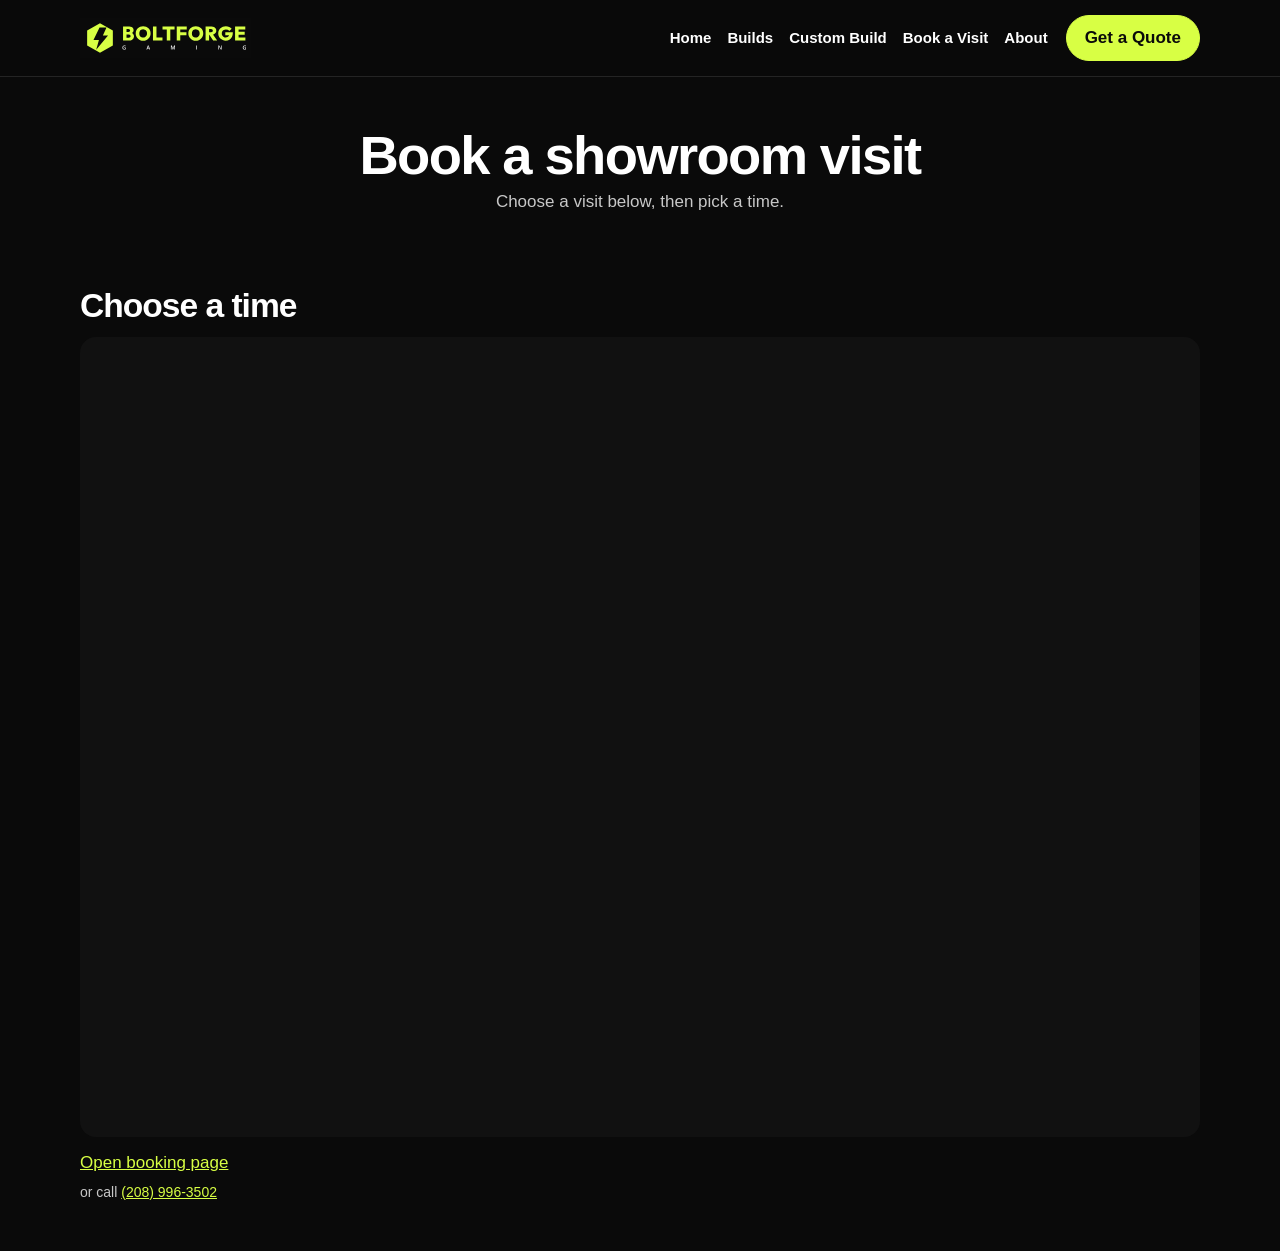
<file: docs/late-embed-harness.html>
<!DOCTYPE html>
<html lang="en">
<head>
<meta charset="utf-8">
<meta name="viewport" content="width=device-width, initial-scale=1">
<meta name="robots" content="noindex">
<title>Late snippet harness</title>
<link rel="stylesheet" href="css/site.css">
<script src="js/embeds.js"></script>
<script>
document.addEventListener("DOMContentLoaded", function () {
  document.documentElement.dataset.earlyNav = document.querySelector(".nav-toggle") ? "yes" : "no";
  document.documentElement.dataset.earlyFrame = document.querySelector("iframe.bookings-frame") ? "yes" : "no";
});
window.addEventListener("load", function () {
  setTimeout(function () {
    var slot = document.getElementById("late-snippet");
    document.body.append(slot.content);
    document.documentElement.dataset.injected = "yes";
  }, 50);
});
</script>
</head>
<body>
<template id="late-snippet">
<header class="site-header">
  <div class="wrap nav">
    <a class="logo" href="index.html"><img src="img/logo.svg" alt="BoltForge Gaming" width="171" height="40"></a>
    <button class="nav-toggle" type="button" aria-expanded="false" aria-controls="site-nav" aria-label="Open menu"><span class="nav-toggle-bars" aria-hidden="true"></span></button>
    <nav class="nav-links" id="site-nav" aria-label="Primary">
      <a href="index.html">Home</a><a href="builds.html">Builds</a><a href="custom-build.html">Custom Build</a><a href="book.html">Book a Visit</a><a href="about.html">About</a>
    </nav>
    <a class="btn nav-cta" href="about.html">Get a Quote</a>
  </div>
</header>
<main id="content">
<section class="page-head">
  <div class="wrap">
    <h1>Book a showroom visit</h1>
    <p class="lede">Choose a visit below, then pick a time.</p>
  </div>
</section>
<section class="band">
  <div class="wrap">
    <h2>Choose a time</h2>
    <div class="bookings">
      <iframe class="bookings-frame" src="https://boltforgegaming.zohobookings.com/portal-embed#/boltforgegaming" title="Book a visit with BoltForge Gaming" loading="lazy"></iframe>
      <p class="bookings-open"><a href="https://boltforgegaming.zohobookings.com/boltforgegaming">Open booking page</a></p>
      <p class="bookings-call">or call <a href="tel:+12089963502">(208) 996-3502</a></p>
    </div>
  </div>
</section>
</main>
</template>
</body>
</html>
</file>
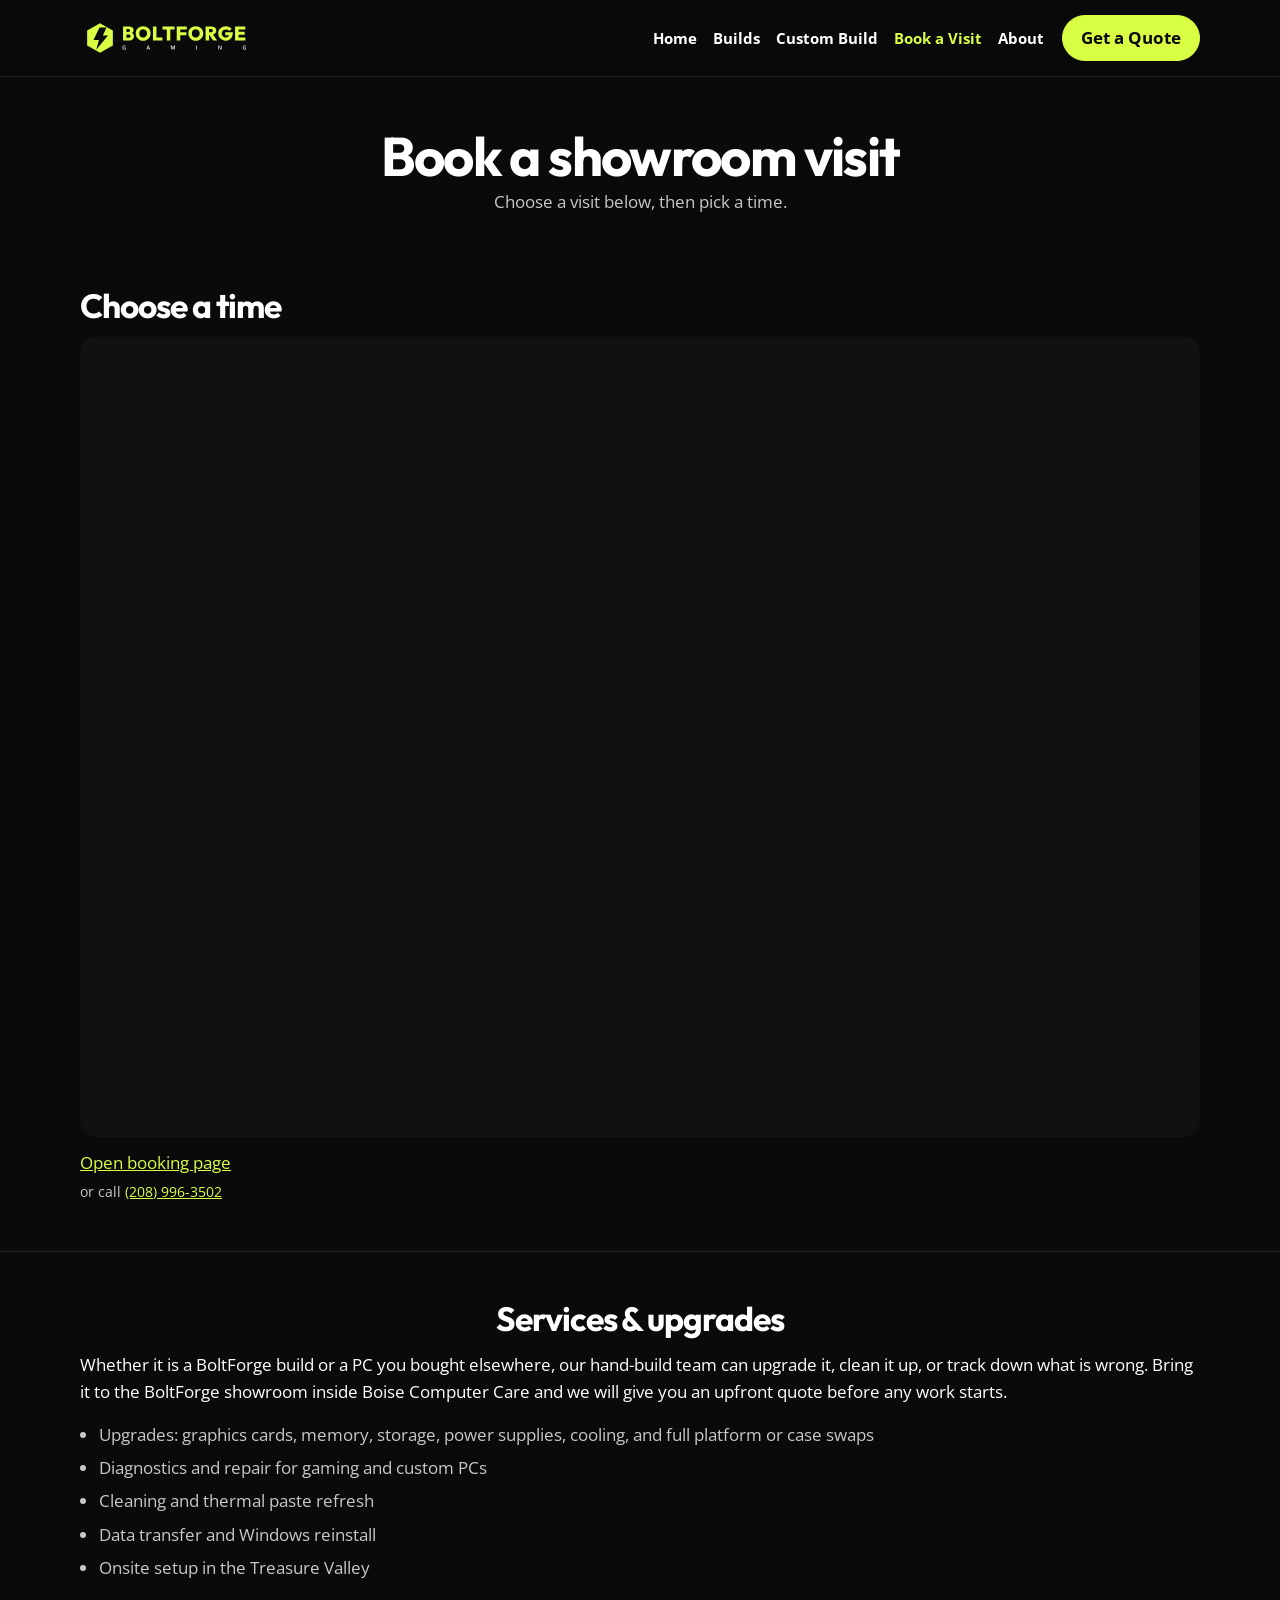
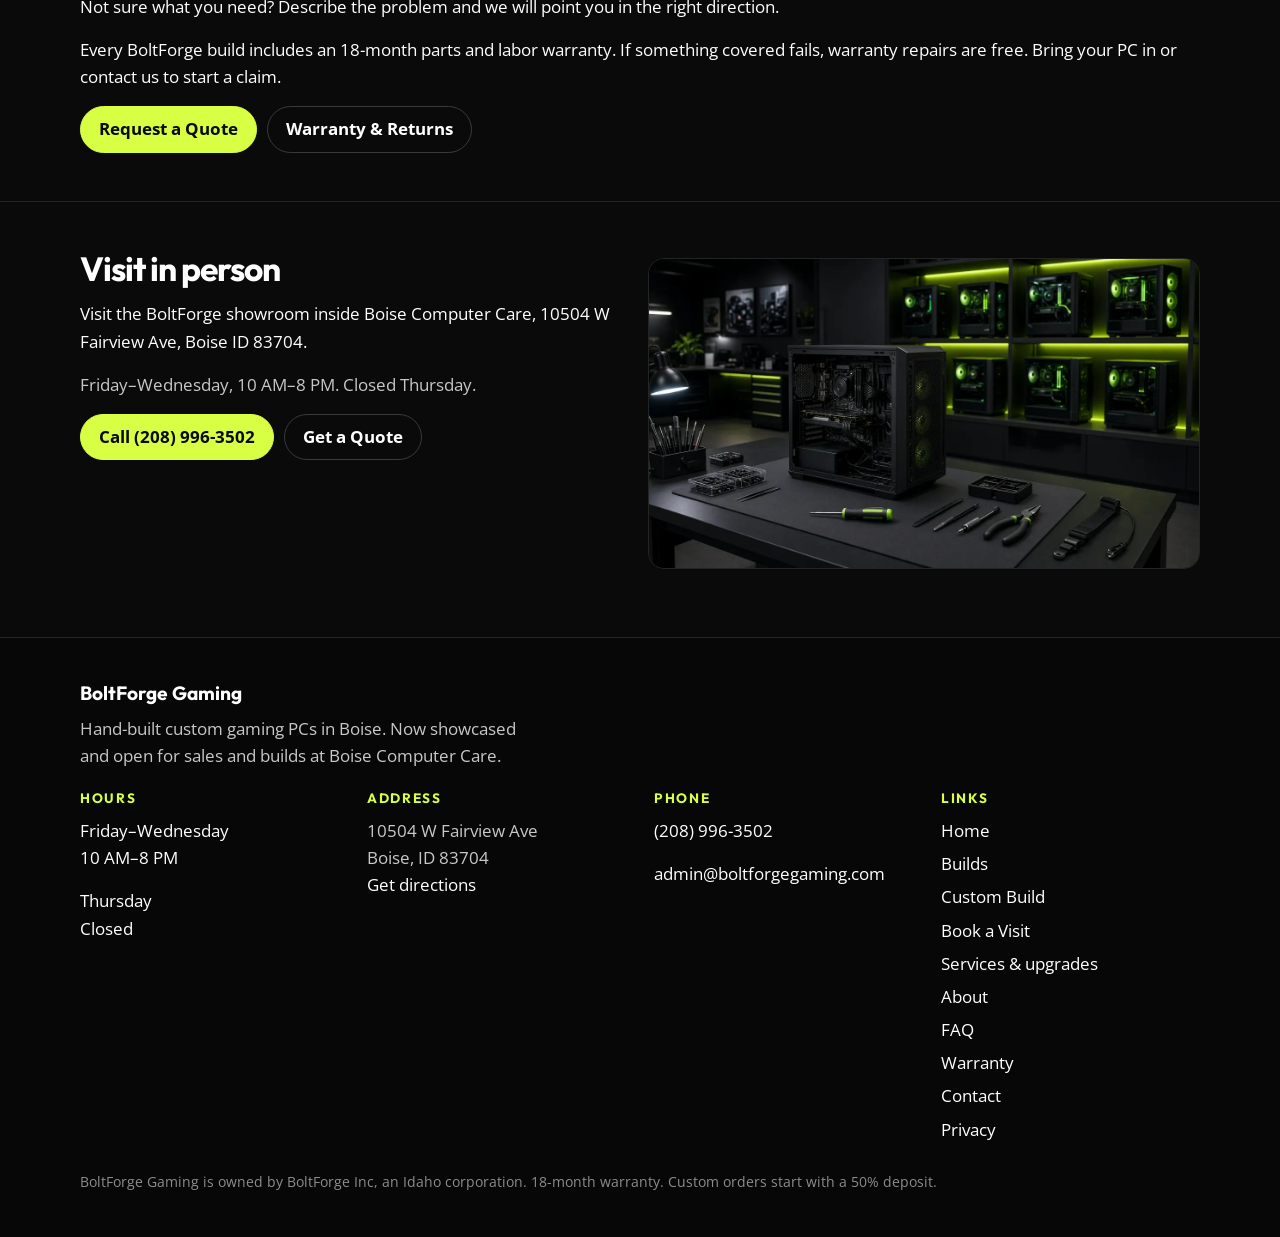
<file: docs/services.html>
<!DOCTYPE html>
<html lang="en">
<head>
<meta charset="utf-8">
<meta name="viewport" content="width=device-width, initial-scale=1">
<meta name="robots" content="noindex">
<title>Services | BoltForge Gaming</title>
<link rel="canonical" href="https://www.boltforgegaming.com/upgrades-service">
<meta http-equiv="refresh" content="0; url=book.html">
<link rel="stylesheet" href="css/site.css">
</head>
<body>
<p><a href="book.html">Services and upgrades</a></p>
<script>location.replace("book.html");</script>
</body>
</html>
</file>
<file: docs/css/site.css>
:root {
  --bg: #0A0A0A;
  --lime: #D8FF44;
  --lime-ink: #0A0A0A;
  --card: #171717;
  --line: #242424;
  --text: #ffffff;
  --muted: #c8c8c8;
  --dim: #8d8d8d;
  --max: 1120px;
  --header: 76px;
  --font: "Open Sans", "Segoe UI", sans-serif;
  --display: Outfit, "Avenir Next", "Segoe UI", sans-serif;
}

*,
*::before,
*::after {
  box-sizing: border-box;
}

html {
  scroll-behavior: smooth;
}

body {
  margin: 0;
  background: var(--bg);
  color: var(--text);
  font-family: var(--font);
  font-size: 17px;
  line-height: 1.6;
}

img {
  max-width: 100%;
  height: auto;
  display: block;
}

a {
  color: var(--lime);
}

a:hover {
  color: #fff;
}

:focus-visible {
  outline: 2px solid var(--lime);
  outline-offset: 3px;
}

::selection {
  background: var(--lime);
  color: var(--lime-ink);
}

.skip {
  position: absolute;
  left: 16px;
  top: 12px;
  z-index: 40;
  width: 1px;
  height: 1px;
  margin: 0;
  padding: 0;
  overflow: hidden;
  clip: rect(0 0 0 0);
  clip-path: inset(50%);
  white-space: nowrap;
  background: var(--lime);
  color: var(--lime-ink);
  border-radius: 8px;
  font-weight: 700;
  text-decoration: none;
}

.skip:focus,
.skip:focus-visible {
  width: auto;
  height: auto;
  padding: 8px 12px;
  overflow: visible;
  clip: auto;
  clip-path: none;
  white-space: normal;
}

.wrap {
  width: min(var(--max), calc(100% - 32px));
  margin-inline: auto;
}

h1,
h2,
h3,
h4 {
  font-family: var(--display);
  font-weight: 700;
  letter-spacing: -0.03em;
  line-height: 1.15;
  color: var(--text);
}

h1 {
  margin: 0;
  font-size: clamp(2rem, 5vw, 3.4rem);
}

h2 {
  margin: 0 0 12px;
  font-size: clamp(1.5rem, 3vw, 2.1rem);
}

h3 {
  margin: 0 0 8px;
  font-size: 1.25rem;
}

p {
  margin: 0 0 16px;
}

.muted {
  color: var(--muted);
}

.center {
  text-align: center;
}

.lede {
  max-width: 68ch;
  margin-inline: auto;
  color: var(--muted);
}

.site-header {
  position: sticky;
  top: 0;
  z-index: 30;
  background: rgba(10, 10, 10, 0.94);
  border-bottom: 1px solid var(--line);
  backdrop-filter: blur(10px);
}

.nav {
  display: flex;
  flex-wrap: wrap;
  align-items: center;
  gap: 12px 18px;
  min-height: var(--header);
  padding: 10px 0;
}

.logo {
  display: block;
  line-height: 0;
}

.logo img {
  height: 40px;
  width: auto;
}

.nav-links {
  display: flex;
  flex-wrap: wrap;
  gap: 6px 16px;
  margin-left: auto;
  align-items: center;
}

.nav-links a {
  color: #fff;
  text-decoration: none;
  font-weight: 700;
  font-size: 15px;
}

.nav-links a[aria-current="page"],
.nav-links a:hover {
  color: var(--lime);
}

.nav-cta {
  text-decoration: none;
}

.nav-toggle {
  display: none;
  flex: 0 0 44px;
  align-items: center;
  justify-content: center;
  width: 44px;
  height: 44px;
  margin-left: auto;
  padding: 0;
  border: 1px solid #3a3a3a;
  border-radius: 10px;
  background: transparent;
  color: #fff;
  cursor: pointer;
}

.nav-toggle-bars,
.nav-toggle-bars::before,
.nav-toggle-bars::after {
  display: block;
  width: 18px;
  height: 2px;
  background: #fff;
  border-radius: 1px;
}

.nav-toggle-bars {
  position: relative;
}

.nav-toggle-bars::before,
.nav-toggle-bars::after {
  content: "";
  position: absolute;
  left: 0;
}

.nav-toggle-bars::before { top: -6px; }
.nav-toggle-bars::after { top: 6px; }

.visit-grid {
  display: grid;
  gap: 16px;
}

.bookings-frame {
  display: block;
  width: 100%;
  height: 800px;
  min-height: 800px;
  border: 0;
  border-radius: 16px;
  background: #111;
}

.bookings-open {
  margin: 12px 0 0;
}

.bookings-call {
  margin: 4px 0 0;
  color: var(--muted);
  font-size: 14px;
}

.bf-config .bf-book {
  margin: 0 0 16px;
}

.bf-config .bf-book .btn {
  padding: 8px 14px;
  font-size: 14px;
}

.btn {
  display: inline-block;
  background: var(--lime);
  color: var(--lime-ink);
  font-weight: 700;
  text-decoration: none;
  border-radius: 999px;
  padding: 12px 18px;
  border: 1px solid var(--lime);
  line-height: 1.2;
}

.btn:hover,
.btn:focus {
  background: #fff;
  border-color: #fff;
  color: var(--lime-ink);
}

.btn.ghost {
  background: transparent;
  color: #fff;
  border-color: #3a3a3a;
}

.btn.ghost:hover,
.btn.ghost:focus {
  border-color: var(--lime);
  color: var(--lime);
  background: transparent;
}

.actions {
  display: flex;
  flex-wrap: wrap;
  gap: 10px;
  justify-content: center;
  margin-top: 8px;
}

.actions.left {
  justify-content: flex-start;
}

.hero {
  position: relative;
  display: grid;
  align-items: end;
  min-height: 640px;
  overflow: hidden;
}

.hero img {
  position: absolute;
  inset: 0;
  width: 100%;
  height: 100%;
  object-fit: cover;
  object-position: center 40%;
}

.hero .scrim {
  position: absolute;
  inset: 0;
  background:
    linear-gradient(to top, rgba(10, 10, 10, 0.94) 0%, rgba(10, 10, 10, 0.62) 34%, rgba(10, 10, 10, 0.18) 68%);
}

.hero .wrap {
  position: relative;
  padding: 48px 0 40px;
  text-align: center;
}

.kicker {
  color: var(--lime);
  font-family: var(--display);
  font-weight: 700;
  letter-spacing: 0.14em;
  text-transform: uppercase;
  font-size: 13px;
  margin-bottom: 10px;
}

.price {
  color: var(--lime);
  font-weight: 700;
  font-size: 1.05rem;
  margin: 8px 0 14px;
}

.price-chips {
  list-style: none;
  display: grid;
  gap: 10px;
  margin: 8px 0 16px;
  padding: 0;
}

.price-chips li {
  background: var(--card);
  border: 1px solid var(--line);
  border-radius: 999px;
  padding: 10px 16px;
  color: var(--lime);
  font-weight: 700;
  text-align: center;
}

.price-chips strong {
  display: block;
  color: #fff;
  font-family: var(--display);
  font-weight: 700;
}

.page-head {
  padding: 48px 0 8px;
  text-align: center;
}

.page-head h1 {
  text-align: center;
}

.band {
  padding: 48px 0;
}

.band + .band {
  border-top: 1px solid var(--line);
}

.notice {
  background: #141a08;
  border: 1px solid #3c4d12;
  color: var(--lime);
  border-radius: 14px;
  padding: 14px 16px;
  margin: 20px 0 0;
}

.notice strong {
  color: #fff;
}

.grid-4,
.grid-2,
.offer-grid,
.footer-grid,
.steps {
  display: grid;
  gap: 16px;
}

.card {
  background: var(--card);
  border: 1px solid var(--line);
  border-radius: 16px;
  overflow: hidden;
  display: flex;
  flex-direction: column;
}

.card .body {
  padding: 16px 16px 18px;
  display: flex;
  flex-direction: column;
  gap: 6px;
  flex: 1;
}

.card h3 {
  margin: 0;
}

.tier-photo {
  width: 100%;
  height: 220px;
  object-fit: contain;
  background: #111;
}

.wide-photo {
  width: 100%;
  border-radius: 16px;
  border: 1px solid var(--line);
  margin: 8px 0 20px;
}

.tag {
  display: inline-block;
  width: max-content;
  background: var(--lime);
  color: var(--lime-ink);
  font-size: 12px;
  font-weight: 700;
  border-radius: 999px;
  padding: 2px 10px;
}

.card ul,
.prose ul {
  margin: 0 0 12px;
  padding-left: 1.2rem;
  color: var(--muted);
}

.card li,
.prose li {
  margin-bottom: 6px;
}

.card .btn {
  margin-top: auto;
  text-align: center;
}

.offer {
  background: #141a08;
  border: 1px solid #3c4d12;
  border-radius: 16px;
  padding: 18px;
}

.offer h3 {
  color: var(--lime);
}

.steps {
  list-style: none;
  margin: 0 auto;
  padding: 0;
  max-width: 760px;
  counter-reset: step;
}

.steps li {
  background: var(--card);
  border: 1px solid var(--line);
  border-radius: 14px;
  padding: 14px 14px 14px 58px;
  position: relative;
  color: var(--muted);
}

.steps li::before {
  counter-increment: step;
  content: counter(step);
  position: absolute;
  left: 14px;
  top: 14px;
  width: 32px;
  height: 32px;
  border-radius: 50%;
  background: var(--lime);
  color: var(--lime-ink);
  font-family: var(--display);
  font-weight: 700;
  display: grid;
  place-items: center;
}

.steps strong {
  color: #fff;
}

address {
  font-style: normal;
  color: var(--muted);
}

.faq h3 {
  margin-top: 22px;
}

.faq h3.group {
  margin-top: 32px;
  color: var(--lime);
  font-size: 0.95rem;
  letter-spacing: 0.08em;
  text-transform: uppercase;
}

.map {
  position: relative;
  width: 100%;
  padding-bottom: 56.25%;
  height: 0;
  overflow: hidden;
  border-radius: 16px;
  border: 1px solid var(--line);
  margin-top: 8px;
}

.map iframe {
  position: absolute;
  inset: 0;
  width: 100%;
  height: 100%;
  border: 0;
}

#walkin {
  display: none;
}

#walkin:target {
  display: block;
}

section[id] {
  scroll-margin-top: 88px;
}

.form-slot {
  margin: 12px 0 24px;
  overflow: auto;
}

.site-footer {
  border-top: 1px solid var(--line);
  padding: 40px 0 28px;
  background: #070707;
}

.footer-brand {
  margin-bottom: 22px;
  max-width: 46ch;
  color: var(--muted);
}

.footer-brand strong {
  display: block;
  color: #fff;
  font-family: var(--display);
  font-size: 1.2rem;
  margin-bottom: 6px;
}

.footer-grid h2 {
  font-size: 0.85rem;
  letter-spacing: 0.12em;
  text-transform: uppercase;
  color: var(--lime);
  margin-bottom: 10px;
}

.footer-grid a {
  color: #fff;
  text-decoration: none;
}

.footer-grid a:hover {
  color: var(--lime);
}

.footer-grid ul {
  list-style: none;
  margin: 0;
  padding: 0;
}

.footer-grid li {
  margin-bottom: 6px;
}

.footer-fine {
  margin-top: 22px;
  color: var(--dim);
  font-size: 14px;
}

.bf-config .bf-summary {
  top: 88px;
}

#configure.band {
  padding-top: 8px;
}

.bf-config h1 {
  font-size: clamp(32px, 4vw, 48px);
  line-height: 1.05;
  margin: 8px 0 10px;
}

.bf-config .bf-intro {
  margin: 2px 0 16px;
  color: var(--muted);
  background: none;
  border: 0;
  padding: 0;
  max-width: none;
}

.bf-suggest {
  margin: 0 0 8px;
  background: none;
  border: 0;
  padding: 0;
}

.bf-config .bf-suggest-label {
  margin: 0 0 6px;
  color: #fff;
  font-weight: 700;
  font-size: 16px;
}

.bf-suggest-table {
  display: grid;
  grid-template-columns: max-content max-content max-content max-content max-content;
  justify-content: space-between;
  column-gap: 16px;
  align-items: center;
}

.bf-suggest-row {
  display: grid;
  grid-column: 1 / -1;
  grid-template-columns: subgrid;
  align-items: center;
  padding: 8px 0;
  border-top: 1px solid #2a2a2a;
  font-size: 15px;
}

.bf-suggest-break {
  display: none;
}

.bf-suggest-name {
  font-family: var(--display);
  font-weight: 700;
  color: #fff;
  font-size: 16px;
  letter-spacing: -0.02em;
}

.bf-config .bf-suggest-pitch,
.bf-config .bf-suggest-price,
.bf-config .bf-suggest-founder,
.bf-config .bf-suggest-offers {
  margin: 0;
  font-size: 14px;
  line-height: 1.3;
}

.bf-config .bf-suggest-pitch,
.bf-config .bf-suggest-offers {
  color: var(--dim);
}

.bf-config .bf-suggest-price {
  color: #fff;
  font-weight: 400;
  white-space: nowrap;
}

.bf-config .bf-suggest-founder {
  color: var(--lime);
  font-weight: 700;
  font-size: 13px;
  white-space: nowrap;
}

.bf-config .bf-suggest .bf-start {
  justify-self: end;
  margin: 0;
  padding: 0;
  background: none;
  border: 0;
  border-radius: 0;
  color: var(--lime);
  font-weight: 700;
  font-size: 14px;
  line-height: 1.2;
  white-space: nowrap;
}

.bf-config .bf-suggest .bf-start[aria-pressed="true"] {
  text-decoration: underline;
}

.bf-suggest-foot {
  display: flex;
  justify-content: space-between;
  align-items: baseline;
  gap: 16px;
  margin-top: 0;
  padding-top: 8px;
  border-top: 1px solid #2a2a2a;
}

.bf-config a.bf-suggest-all {
  margin: 0 0 0 auto;
  color: var(--lime);
  font-weight: 700;
  font-size: 13px;
  text-decoration: none;
  white-space: nowrap;
}

@media (min-width: 700px) {
  .wrap {
    width: min(var(--max), calc(100% - 48px));
  }

  .grid-2,
  .offer-grid,
  .price-chips {
    grid-template-columns: 1fr 1fr;
  }

  .footer-grid {
    grid-template-columns: repeat(4, 1fr);
    gap: 28px;
  }

  .tier-photo {
    height: 240px;
  }
}

@media (min-width: 1000px) {
  .grid-4,
  .price-chips {
    grid-template-columns: repeat(4, 1fr);
  }

  .visit-grid {
    grid-template-columns: repeat(3, 1fr);
  }
}

@media (max-width: 720px) {
  .nav {
    flex-wrap: nowrap;
    position: relative;
  }

  .nav-toggle {
    display: inline-flex;
  }

  .nav-links {
    display: none;
    position: absolute;
    z-index: 40;
    top: calc(100% + 8px);
    left: 0;
    right: 0;
    flex-direction: column;
    align-items: stretch;
    gap: 0;
    margin: 0;
    padding: 8px;
    background: #111;
    border: 1px solid var(--line);
    border-radius: 12px;
  }

  .nav.is-open .nav-links {
    display: flex;
  }

  .nav-links a {
    display: flex;
    align-items: center;
    min-height: 44px;
    padding: 0 10px;
  }

  .logo img {
    height: 32px;
  }

  .nav-cta {
    margin-left: 8px;
    padding: 10px 12px;
    font-size: 14px;
    white-space: nowrap;
    min-height: 44px;
    display: inline-flex;
    align-items: center;
  }

  .bf-config .bf-book .btn {
    min-height: 44px;
    display: inline-flex;
    align-items: center;
  }

  .bookings-frame {
    height: 1200px;
    min-height: 1200px;
  }

  .hero {
    min-height: 520px;
  }

  .bf-suggest-table {
    display: block;
  }

  .bf-suggest-row {
    display: flex;
    flex-wrap: wrap;
    align-items: center;
    column-gap: 10px;
    row-gap: 0;
    padding: 6px 0;
    font-size: 14px;
  }

  .bf-suggest-break {
    display: block;
    flex-basis: 100%;
    width: 0;
    height: 0;
  }

  .bf-config .bf-suggest-price,
  .bf-config .bf-suggest-founder {
    font-size: 13px;
    white-space: nowrap;
  }

  .bf-config .bf-suggest .bf-start {
    margin-left: auto;
    min-height: 44px;
    min-width: 44px;
    padding: 10px 2px;
  }

  .bf-suggest-foot {
    align-items: center;
  }

  .bf-config a.bf-suggest-all {
    display: inline-flex;
    align-items: center;
    min-height: 44px;
  }
}

/* zoho-forms */

					html,body{
						margin: 0px;
					}
					.formsubmit.zcwf_button{
						color: white !important;
						background: transparent linear-gradient(0deg, #0279FF 0%, #00A3F3 100%);
					}
					#crmWebToEntityForm.zcwf_lblLeft{
						width: 100%;
						padding: 25px;
						margin: 0 auto;
						box-sizing: border-box;
					}
					#crmWebToEntityForm.zcwf_lblLeft *{
						box-sizing: border-box;
					}
					#crmWebToEntityForm{
						text-align: left;
					}
					#crmWebToEntityForm *{
						direction: ltr;
					}
					.zcwf_lblLeft .zcwf_title{
						word-wrap: break-word;
						padding: 0px 6px 10px;
						font-weight: bold }
					.zcwf_lblLeft.cpT_primaryBtn:hover{
						background: linear-gradient(#02acff 0,#006be4 100%)no-repeat padding-box !important;
						box-shadow: 0 -2px 0 0  #0159b9 inset !important;
						border: 0 !important;
						color:  #fff !important;
						outline: 0 !important;
					}
					.zcwf_lblLeft .zcwf_col_fld input[ type  = text], input[ type  = password], .zcwf_lblLeft .zcwf_col_fld textarea{
						width: 60%;
						border: 1px solid  #c0c6cc !important;
						resize: vertical;
						border-radius: 2px;
						float: left;
					}
					.zcwf_lblLeft .zcwf_col_lab{
						width: 30%;
						word-break: break-word;
						padding: 0px 6px 0px;
						margin-right: 10px;
						margin-top: 5px;
						float: left;
						min-height: 1px;
					}
					.zcwf_lblLeft .zcwf_col_fld{
						float: left;
						width: 68%;
						padding: 0px 6px 0px;
						position: relative;
						margin-top: 5px;
					}
					.zcwf_lblLeft .zcwf_privacy{
						padding: 6px;
					}
					.zcwf_lblLeft .wfrm_fld_dpNn{
						display: none;
					}
					.dIB{
						display: inline-block;
					}
					.zcwf_lblLeft .zcwf_col_fld_slt{
						width: 60%;
						border: 1px solid  #ccc;
						background:  #fff;
						border-radius: 4px;
						font-size: 12px;
						float: left;
						resize: vertical;
						padding: 2px 5px;
					}
					.zcwf_lblLeft .zcwf_row:after, .zcwf_lblLeft .zcwf_col_fld:after{
						content: '';
						display: table;
						clear: both;
					}
					.zcwf_lblLeft .zcwf_col_help{
						float: left;
						margin-left: 7px;
						font-size: 12px;
						max-width: 35%;
						word-break: break-word;
					}
					.zcwf_lblLeft .zcwf_help_icon{
						cursor: pointer;
						width: 16px;
						height: 16px;
						display: inline-block;
						background:  #fff;
						border: 1px solid  #c0c6cc;
						color:  #c1c1c1;
						text-align: center;
						font-size: 11px;
						line-height: 16px;
						font-weight: bold;
						border-radius: 50%;
					}
					.zcwf_lblLeft .zcwf_row{
						margin: 15px 0px;
					}
					.zcwf_lblLeft .formsubmit{
						margin-right: 5px;
						cursor: pointer;
						color:  #313949;
						font-size: 12px;
					}
					.zcwf_lblLeft .zcwf_privacy_txt{
						width: 90%;
						color: rgb(0, 0, 0);
						font-size: 12px;
						font-family: Arial;
						display: inline-block;
						vertical-align: top;
						color:  #313949;
						padding-top: 2px;
						margin-left: 6px;
					}
					.zcwf_lblLeft .zcwf_button{
						font-size: 12px;
						color:  #313949;
						border: 1px solid  #c0c6cc;
						padding: 3px 9px;
						border-radius: 4px;
						cursor: pointer;
						max-width: 120px;
						overflow: hidden;
						text-overflow: ellipsis;
						white-space: nowrap;
					}
					.zcwf_lblLeft .zcwf_tooltip_over{
						position: relative;
					}
					.zcwf_lblLeft .zcwf_tooltip_ctn{
						position: absolute;
						background:  #dedede;
						padding: 3px 6px;
						top: 3px;
						border-radius: 4px;
						word-break: break-word;
						min-width: 100px;
						max-width: 150px;
						color:  #313949;
						z-index: 100;
					}
					.zcwf_lblLeft .zcwf_ckbox{
						float: left;
					}
					.zcwf_lblLeft .zcwf_file{
						width: 55%;
						box-sizing: border-box;
						float: left;
					}
					.cBoth:after{
						content: '';
						display: block;
						clear: both;
					}
					@media all and  (max-width: 600px){
						.zcwf_lblLeft .zcwf_col_lab, .zcwf_lblLeft .zcwf_col_fld{
							width: auto;
							float: none !important;
						}
						.zcwf_lblLeft .zcwf_col_help{
							width: 40%;
						}
					}
				

					/* BoltForge dark theme - scoped to the Zoho wrapper; safe to re-generate */
					#crmWebToEntityForm.crmWebToEntityForm{
						background: #0A0A0A !important;
						background-color: #0A0A0A !important;
						color: #FFFFFF !important;
						padding: 24px !important;
						border-radius: 12px;
						font-family: 'Inter', system-ui, -apple-system, 'Segoe UI', Roboto, sans-serif;
						box-sizing: border-box;
					}
					#crmWebToEntityForm.crmWebToEntityForm *{
						box-sizing: border-box;
					}
					#crmWebToEntityForm.crmWebToEntityForm .zcwf_title{
						color: #FFFFFF !important;
						font-family: inherit !important;
						font-size: 24px;
						line-height: 1.25;
						padding: 0 0 8px !important;
						background: transparent !important;
					}
					#crmWebToEntityForm.crmWebToEntityForm .zcwf_col_lab,
					#crmWebToEntityForm.crmWebToEntityForm .zcwf_col_lab label{
						color: #FFFFFF !important;
						font-family: inherit !important;
						font-size: 14px !important;
						font-weight: 500;
						line-height: 1.4;
					}
					#crmWebToEntityForm.crmWebToEntityForm .zcwf_col_lab span{
						color: #FF6B6B !important;
					}
					#crmWebToEntityForm.crmWebToEntityForm .zcwf_row{
						margin: 14px 0;
					}
					#crmWebToEntityForm.crmWebToEntityForm .zcwf_col_lab{
						width: 30%;
						margin-right: 0;
						margin-top: 10px;
						padding: 0 8px 0 0;
					}
					#crmWebToEntityForm.crmWebToEntityForm .zcwf_col_fld{
						width: 70%;
						padding: 0;
						margin-top: 0;
					}
					#crmWebToEntityForm.crmWebToEntityForm .zcwf_col_fld input[type=text],
					#crmWebToEntityForm.crmWebToEntityForm .zcwf_col_fld input[type=email],
					#crmWebToEntityForm.crmWebToEntityForm .zcwf_col_fld input[type=tel],
					#crmWebToEntityForm.crmWebToEntityForm .zcwf_col_fld textarea,
					#crmWebToEntityForm.crmWebToEntityForm .zcwf_col_fld select,
					#crmWebToEntityForm.crmWebToEntityForm .zcwf_col_fld .zcwf_col_fld_slt{
						width: 100% !important;
						max-width: 100%;
						float: none !important;
						box-sizing: border-box !important;
						background: #141414 !important;
						background-color: #141414 !important;
						color: #FFFFFF !important;
						border: 1px solid #333 !important;
						border-radius: 8px !important;
						padding: 10px !important;
						font-family: inherit !important;
						font-size: 16px !important; /* 16px stops iOS zoom-on-focus */
						outline: none;
					}
					#crmWebToEntityForm.crmWebToEntityForm .zcwf_col_fld textarea{
						min-height: 110px;
					}
					#crmWebToEntityForm.crmWebToEntityForm .zcwf_col_fld select option{
						background: #141414;
						color: #FFFFFF;
					}
					#crmWebToEntityForm.crmWebToEntityForm .zcwf_col_fld input[type=text]:focus,
					#crmWebToEntityForm.crmWebToEntityForm .zcwf_col_fld input[type=email]:focus,
					#crmWebToEntityForm.crmWebToEntityForm .zcwf_col_fld input[type=tel]:focus,
					#crmWebToEntityForm.crmWebToEntityForm .zcwf_col_fld textarea:focus,
					#crmWebToEntityForm.crmWebToEntityForm .zcwf_col_fld select:focus{
						border-color: #D8FF44 !important;
						box-shadow: 0 0 0 1px #D8FF44;
					}
					#crmWebToEntityForm.crmWebToEntityForm ::placeholder{
						color: #CCCCCC;
						opacity: 1;
					}
					#crmWebToEntityForm.crmWebToEntityForm .zcwf_col_fld input[type=checkbox]{
						width: 22px;
						height: 22px;
						margin: 8px 0 0;
						accent-color: #D8FF44;
						cursor: pointer;
					}
					#crmWebToEntityForm.crmWebToEntityForm .zcwf_row:has(input[type=checkbox]) .zcwf_col_lab,
					#crmWebToEntityForm.crmWebToEntityForm .zcwf_row:has(input[type=checkbox]) .zcwf_col_lab label,
					#crmWebToEntityForm.crmWebToEntityForm .zcwf_privacy_txt{
						color: #CCCCCC !important;
						font-weight: 400;
					}
					#crmWebToEntityForm.crmWebToEntityForm .zcwf_col_help{
						color: #CCCCCC;
					}
					#crmWebToEntityForm.crmWebToEntityForm .formsubmit.zcwf_button,
					#crmWebToEntityForm.crmWebToEntityForm input[type=submit].zcwf_button{
						background: #D8FF44 !important;
						color: #0A0A0A !important;
						font-weight: 700 !important;
						font-family: inherit !important;
						font-size: 16px !important;
						border: none !important;
						border-radius: 8px !important;
						padding: 12px 20px !important;
						max-width: none;
						box-shadow: none !important;
						margin: 0 8px 0 0;
					}
					#crmWebToEntityForm.crmWebToEntityForm .formsubmit.zcwf_button:hover,
					#crmWebToEntityForm.crmWebToEntityForm input[type=submit].zcwf_button:hover{
						background: #c6ee2f !important;
					}
					#crmWebToEntityForm.crmWebToEntityForm input[type=reset].zcwf_button{
						background: transparent !important;
						color: #999 !important;
						border: 1px solid #333 !important;
						border-radius: 8px !important;
						padding: 12px 16px !important;
						font-family: inherit !important;
						font-size: 14px !important;
					}
					#crmWebToEntityForm.crmWebToEntityForm input[type=reset].zcwf_button:hover{
						color: #CCCCCC !important;
					}
					/* keep Zoho-hidden rows hidden no matter what */
					#crmWebToEntityForm.crmWebToEntityForm .wfrm_fld_dpNn{
						display: none !important;
					}
					@media all and (max-width: 600px){
						#crmWebToEntityForm.crmWebToEntityForm{
							padding: 20px !important;
						}
						#crmWebToEntityForm.crmWebToEntityForm .zcwf_col_lab,
						#crmWebToEntityForm.crmWebToEntityForm .zcwf_col_fld{
							width: 100% !important;
							float: none !important;
							margin-top: 0;
							padding: 0;
						}
						#crmWebToEntityForm.crmWebToEntityForm .zcwf_col_lab{
							margin-bottom: 6px;
						}
						#crmWebToEntityForm.crmWebToEntityForm .formsubmit.zcwf_button{
							width: 100%;
							margin: 0 0 10px;
						}
						#crmWebToEntityForm.crmWebToEntityForm input[type=reset].zcwf_button{
							width: 100%;
							max-width: none;
						}
					}
				

					html,body{
						margin: 0px;
					}
					.formsubmit.zcwf_button{
						color: white !important;
						background: transparent linear-gradient(0deg, #0279FF 0%, #00A3F3 100%);
					}
					#wi-crmWebToEntityForm.zcwf_lblLeft{
						width: 100%;
						padding: 25px;
						margin: 0 auto;
						box-sizing: border-box;
					}
					#wi-crmWebToEntityForm.zcwf_lblLeft *{
						box-sizing: border-box;
					}
					#wi-crmWebToEntityForm{
						text-align: left;
					}
					#wi-crmWebToEntityForm *{
						direction: ltr;
					}
					.zcwf_lblLeft .zcwf_title{
						word-wrap: break-word;
						padding: 0px 6px 10px;
						font-weight: bold }
					.zcwf_lblLeft.cpT_primaryBtn:hover{
						background: linear-gradient(#02acff 0,#006be4 100%)no-repeat padding-box !important;
						box-shadow: 0 -2px 0 0  #0159b9 inset !important;
						border: 0 !important;
						color:  #fff !important;
						outline: 0 !important;
					}
					.zcwf_lblLeft .zcwf_col_fld input[ type  = text], input[ type  = password], .zcwf_lblLeft .zcwf_col_fld textarea{
						width: 60%;
						border: 1px solid  #c0c6cc !important;
						resize: vertical;
						border-radius: 2px;
						float: left;
					}
					.zcwf_lblLeft .zcwf_col_lab{
						width: 30%;
						word-break: break-word;
						padding: 0px 6px 0px;
						margin-right: 10px;
						margin-top: 5px;
						float: left;
						min-height: 1px;
					}
					.zcwf_lblLeft .zcwf_col_fld{
						float: left;
						width: 68%;
						padding: 0px 6px 0px;
						position: relative;
						margin-top: 5px;
					}
					.zcwf_lblLeft .zcwf_privacy{
						padding: 6px;
					}
					.zcwf_lblLeft .wfrm_fld_dpNn{
						display: none;
					}
					.dIB{
						display: inline-block;
					}
					.zcwf_lblLeft .zcwf_col_fld_slt{
						width: 60%;
						border: 1px solid  #ccc;
						background:  #fff;
						border-radius: 4px;
						font-size: 12px;
						float: left;
						resize: vertical;
						padding: 2px 5px;
					}
					.zcwf_lblLeft .zcwf_row:after, .zcwf_lblLeft .zcwf_col_fld:after{
						content: '';
						display: table;
						clear: both;
					}
					.zcwf_lblLeft .zcwf_col_help{
						float: left;
						margin-left: 7px;
						font-size: 12px;
						max-width: 35%;
						word-break: break-word;
					}
					.zcwf_lblLeft .zcwf_help_icon{
						cursor: pointer;
						width: 16px;
						height: 16px;
						display: inline-block;
						background:  #fff;
						border: 1px solid  #c0c6cc;
						color:  #c1c1c1;
						text-align: center;
						font-size: 11px;
						line-height: 16px;
						font-weight: bold;
						border-radius: 50%;
					}
					.zcwf_lblLeft .zcwf_row{
						margin: 15px 0px;
					}
					.zcwf_lblLeft .formsubmit{
						margin-right: 5px;
						cursor: pointer;
						color:  #313949;
						font-size: 12px;
					}
					.zcwf_lblLeft .zcwf_privacy_txt{
						width: 90%;
						color: rgb(0, 0, 0);
						font-size: 12px;
						font-family: Arial;
						display: inline-block;
						vertical-align: top;
						color:  #313949;
						padding-top: 2px;
						margin-left: 6px;
					}
					.zcwf_lblLeft .zcwf_button{
						font-size: 12px;
						color:  #313949;
						border: 1px solid  #c0c6cc;
						padding: 3px 9px;
						border-radius: 4px;
						cursor: pointer;
						max-width: 120px;
						overflow: hidden;
						text-overflow: ellipsis;
						white-space: nowrap;
					}
					.zcwf_lblLeft .zcwf_tooltip_over{
						position: relative;
					}
					.zcwf_lblLeft .zcwf_tooltip_ctn{
						position: absolute;
						background:  #dedede;
						padding: 3px 6px;
						top: 3px;
						border-radius: 4px;
						word-break: break-word;
						min-width: 100px;
						max-width: 150px;
						color:  #313949;
						z-index: 100;
					}
					.zcwf_lblLeft .zcwf_ckbox{
						float: left;
					}
					.zcwf_lblLeft .zcwf_file{
						width: 55%;
						box-sizing: border-box;
						float: left;
					}
					.cBoth:after{
						content: '';
						display: block;
						clear: both;
					}
					@media all and  (max-width: 600px){
						.zcwf_lblLeft .zcwf_col_lab, .zcwf_lblLeft .zcwf_col_fld{
							width: auto;
							float: none !important;
						}
						.zcwf_lblLeft .zcwf_col_help{
							width: 40%;
						}
					}
				

					/* BoltForge dark theme - scoped to the Zoho wrapper; safe to re-generate */
					#wi-crmWebToEntityForm.crmWebToEntityForm{
						background: #0A0A0A !important;
						background-color: #0A0A0A !important;
						color: #FFFFFF !important;
						padding: 24px !important;
						border-radius: 12px;
						font-family: 'Inter', system-ui, -apple-system, 'Segoe UI', Roboto, sans-serif;
						box-sizing: border-box;
					}
					#wi-crmWebToEntityForm.crmWebToEntityForm *{
						box-sizing: border-box;
					}
					#wi-crmWebToEntityForm.crmWebToEntityForm .zcwf_title{
						color: #FFFFFF !important;
						font-family: inherit !important;
						font-size: 24px;
						line-height: 1.25;
						padding: 0 0 8px !important;
						background: transparent !important;
					}
					#wi-crmWebToEntityForm.crmWebToEntityForm .zcwf_col_lab,
					#wi-crmWebToEntityForm.crmWebToEntityForm .zcwf_col_lab label{
						color: #FFFFFF !important;
						font-family: inherit !important;
						font-size: 14px !important;
						font-weight: 500;
						line-height: 1.4;
					}
					#wi-crmWebToEntityForm.crmWebToEntityForm .zcwf_col_lab span{
						color: #FF6B6B !important;
					}
					#wi-crmWebToEntityForm.crmWebToEntityForm .zcwf_row{
						margin: 14px 0;
					}
					#wi-crmWebToEntityForm.crmWebToEntityForm .zcwf_col_lab{
						width: 30%;
						margin-right: 0;
						margin-top: 10px;
						padding: 0 8px 0 0;
					}
					#wi-crmWebToEntityForm.crmWebToEntityForm .zcwf_col_fld{
						width: 70%;
						padding: 0;
						margin-top: 0;
					}
					#wi-crmWebToEntityForm.crmWebToEntityForm .zcwf_col_fld input[type=text],
					#wi-crmWebToEntityForm.crmWebToEntityForm .zcwf_col_fld input[type=email],
					#wi-crmWebToEntityForm.crmWebToEntityForm .zcwf_col_fld input[type=tel],
					#wi-crmWebToEntityForm.crmWebToEntityForm .zcwf_col_fld textarea,
					#wi-crmWebToEntityForm.crmWebToEntityForm .zcwf_col_fld select,
					#wi-crmWebToEntityForm.crmWebToEntityForm .zcwf_col_fld .zcwf_col_fld_slt{
						width: 100% !important;
						max-width: 100%;
						float: none !important;
						box-sizing: border-box !important;
						background: #141414 !important;
						background-color: #141414 !important;
						color: #FFFFFF !important;
						border: 1px solid #333 !important;
						border-radius: 8px !important;
						padding: 10px !important;
						font-family: inherit !important;
						font-size: 16px !important; /* 16px stops iOS zoom-on-focus */
						outline: none;
					}
					#wi-crmWebToEntityForm.crmWebToEntityForm .zcwf_col_fld textarea{
						min-height: 110px;
					}
					#wi-crmWebToEntityForm.crmWebToEntityForm .zcwf_col_fld select option{
						background: #141414;
						color: #FFFFFF;
					}
					#wi-crmWebToEntityForm.crmWebToEntityForm .zcwf_col_fld input[type=text]:focus,
					#wi-crmWebToEntityForm.crmWebToEntityForm .zcwf_col_fld input[type=email]:focus,
					#wi-crmWebToEntityForm.crmWebToEntityForm .zcwf_col_fld input[type=tel]:focus,
					#wi-crmWebToEntityForm.crmWebToEntityForm .zcwf_col_fld textarea:focus,
					#wi-crmWebToEntityForm.crmWebToEntityForm .zcwf_col_fld select:focus{
						border-color: #D8FF44 !important;
						box-shadow: 0 0 0 1px #D8FF44;
					}
					#wi-crmWebToEntityForm.crmWebToEntityForm ::placeholder{
						color: #CCCCCC;
						opacity: 1;
					}
					#wi-crmWebToEntityForm.crmWebToEntityForm .zcwf_col_fld input[type=checkbox]{
						width: 22px;
						height: 22px;
						margin: 8px 0 0;
						accent-color: #D8FF44;
						cursor: pointer;
					}
					#wi-crmWebToEntityForm.crmWebToEntityForm .zcwf_row:has(input[type=checkbox]) .zcwf_col_lab,
					#wi-crmWebToEntityForm.crmWebToEntityForm .zcwf_row:has(input[type=checkbox]) .zcwf_col_lab label,
					#wi-crmWebToEntityForm.crmWebToEntityForm .zcwf_privacy_txt{
						color: #CCCCCC !important;
						font-weight: 400;
					}
					#wi-crmWebToEntityForm.crmWebToEntityForm .zcwf_col_help{
						color: #CCCCCC;
					}
					#wi-crmWebToEntityForm.crmWebToEntityForm .formsubmit.zcwf_button,
					#wi-crmWebToEntityForm.crmWebToEntityForm input[type=submit].zcwf_button{
						background: #D8FF44 !important;
						color: #0A0A0A !important;
						font-weight: 700 !important;
						font-family: inherit !important;
						font-size: 16px !important;
						border: none !important;
						border-radius: 8px !important;
						padding: 12px 20px !important;
						max-width: none;
						box-shadow: none !important;
						margin: 0 8px 0 0;
					}
					#wi-crmWebToEntityForm.crmWebToEntityForm .formsubmit.zcwf_button:hover,
					#wi-crmWebToEntityForm.crmWebToEntityForm input[type=submit].zcwf_button:hover{
						background: #c6ee2f !important;
					}
					#wi-crmWebToEntityForm.crmWebToEntityForm input[type=reset].zcwf_button{
						background: transparent !important;
						color: #999 !important;
						border: 1px solid #333 !important;
						border-radius: 8px !important;
						padding: 12px 16px !important;
						font-family: inherit !important;
						font-size: 14px !important;
					}
					#wi-crmWebToEntityForm.crmWebToEntityForm input[type=reset].zcwf_button:hover{
						color: #CCCCCC !important;
					}
					/* keep Zoho-hidden rows hidden no matter what */
					#wi-crmWebToEntityForm.crmWebToEntityForm .wfrm_fld_dpNn{
						display: none !important;
					}
					@media all and (max-width: 600px){
						#wi-crmWebToEntityForm.crmWebToEntityForm{
							padding: 20px !important;
						}
						#wi-crmWebToEntityForm.crmWebToEntityForm .zcwf_col_lab,
						#wi-crmWebToEntityForm.crmWebToEntityForm .zcwf_col_fld{
							width: 100% !important;
							float: none !important;
							margin-top: 0;
							padding: 0;
						}
						#wi-crmWebToEntityForm.crmWebToEntityForm .zcwf_col_lab{
							margin-bottom: 6px;
						}
						#wi-crmWebToEntityForm.crmWebToEntityForm .formsubmit.zcwf_button{
							width: 100%;
							margin: 0 0 10px;
						}
						#wi-crmWebToEntityForm.crmWebToEntityForm input[type=reset].zcwf_button{
							width: 100%;
							max-width: none;
						}
					}
</file>
